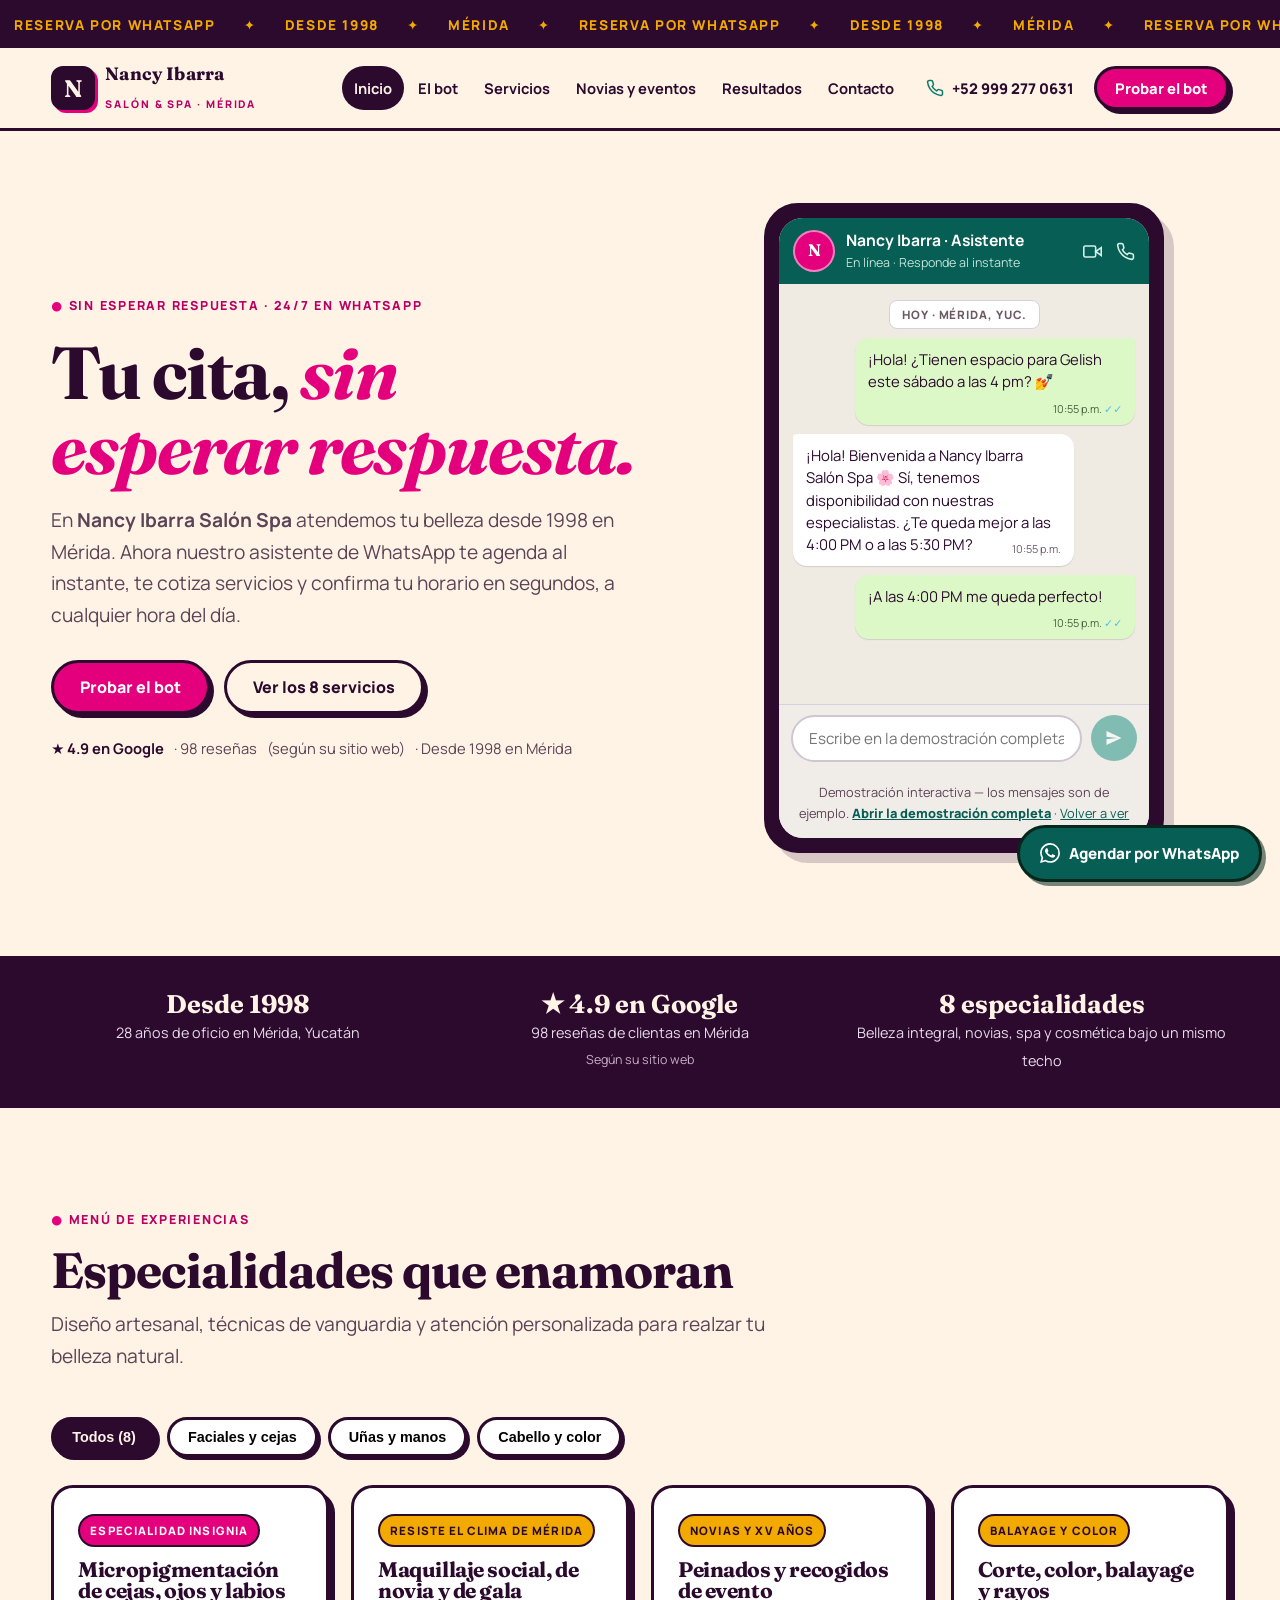
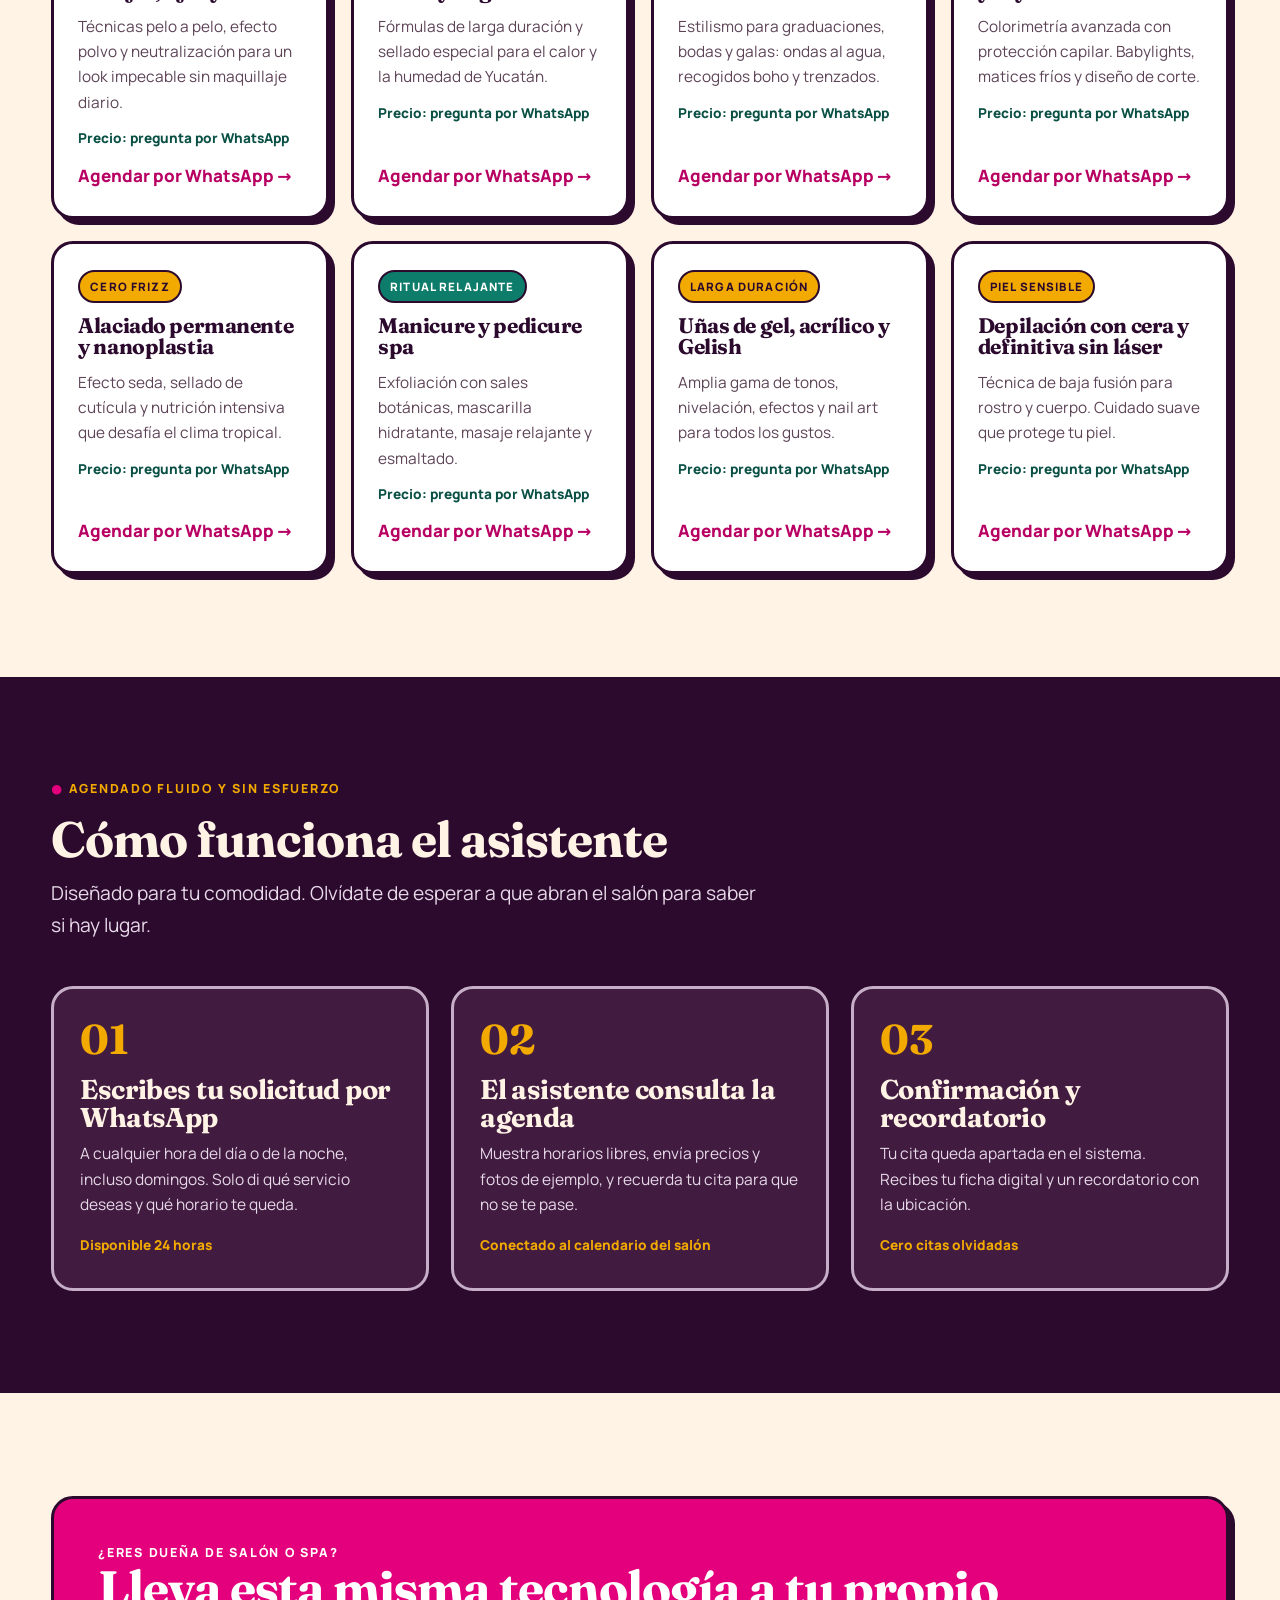
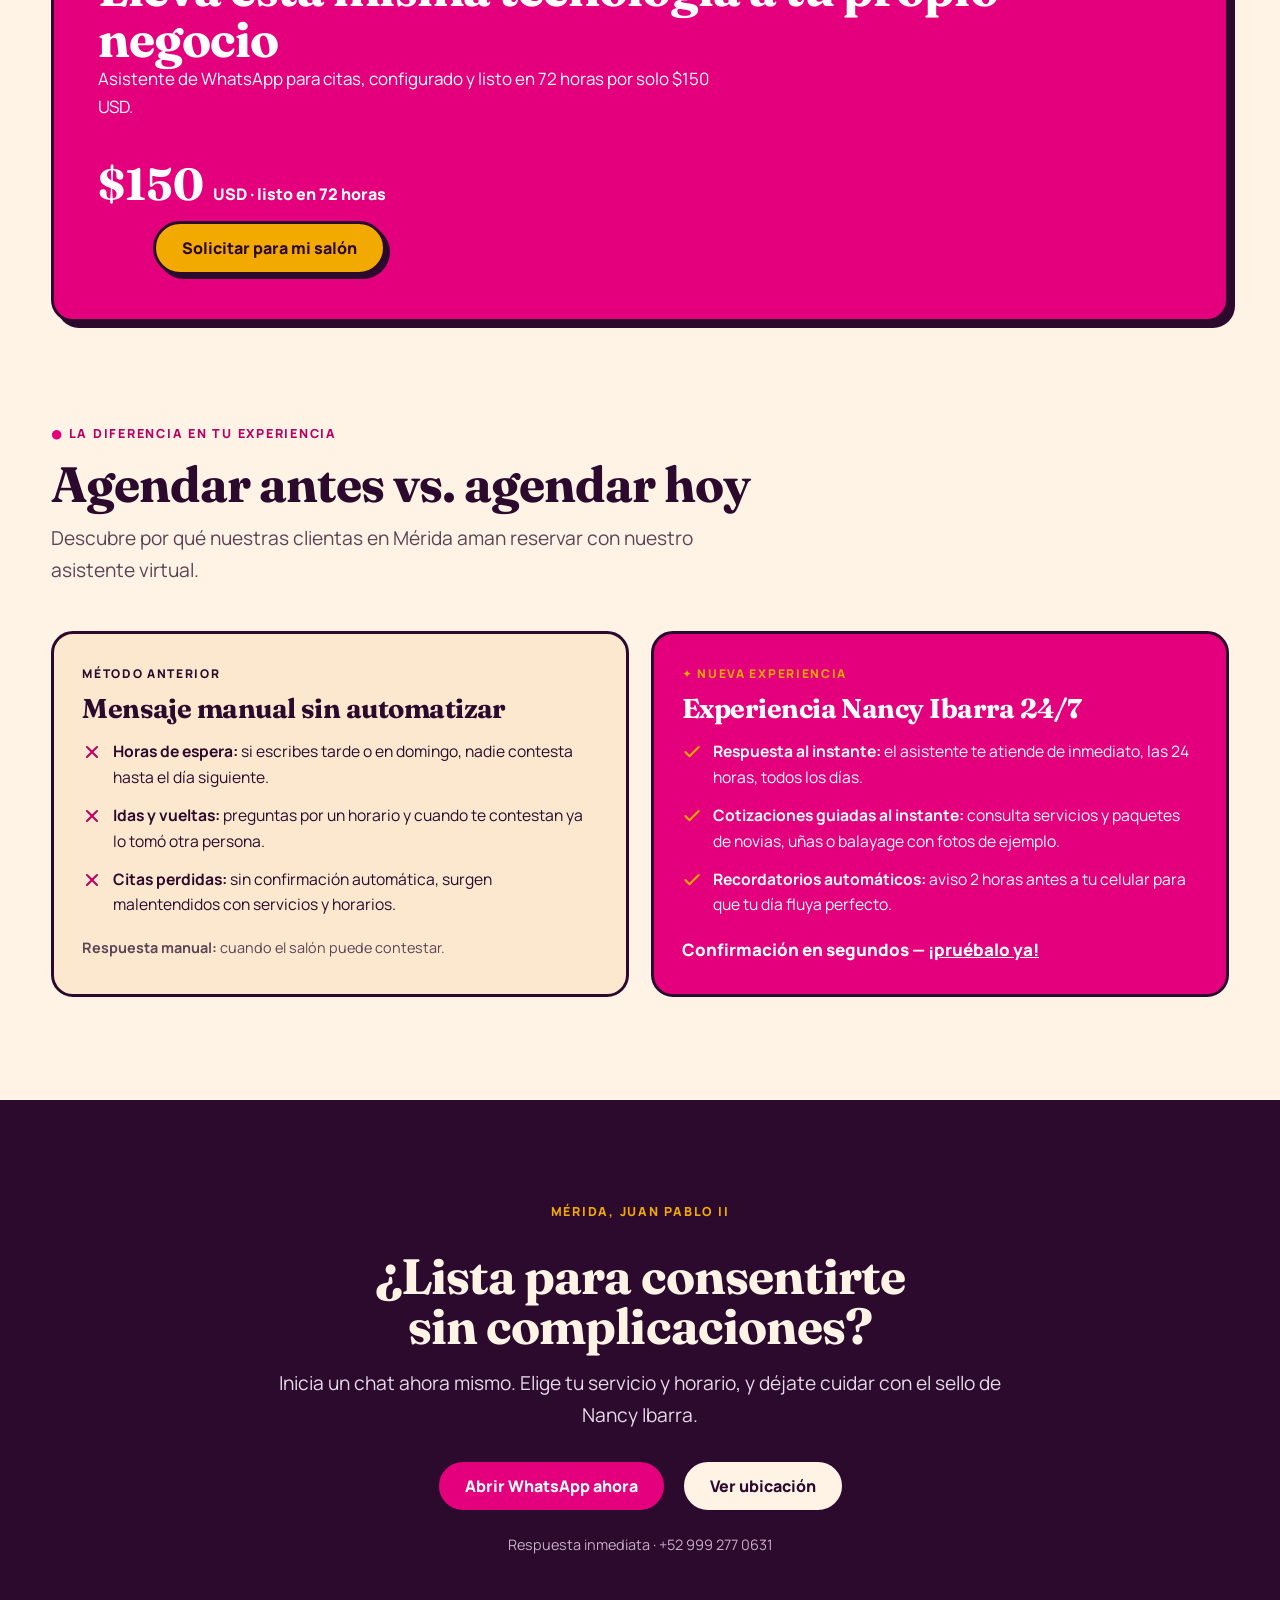
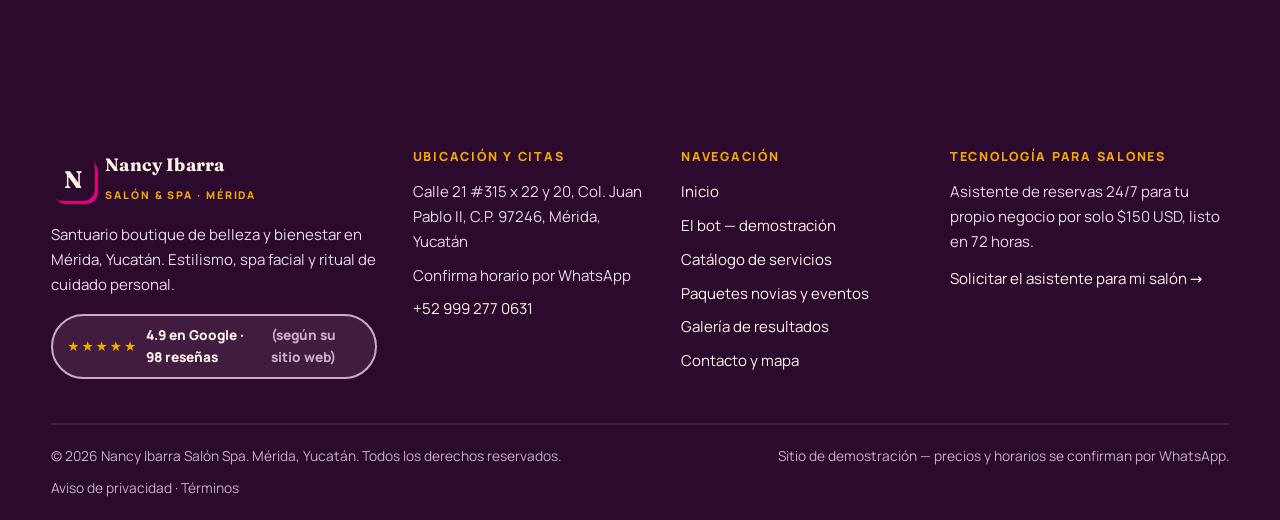
<file: index.html>
<!DOCTYPE html>
<html lang="es-MX">
<head>
<meta charset="UTF-8">
<meta name="viewport" content="width=device-width, initial-scale=1.0">
<title>Nancy Ibarra Salón Spa · Tu cita, sin esperar respuesta — Mérida</title>
<meta name="description" content="Nancy Ibarra Salón Spa en Mérida desde 1998. Micropigmentación, maquillaje de novia, peinados, color y spa. Agenda por WhatsApp con nuestro asistente 24/7.">
<meta property="og:title" content="Nancy Ibarra Salón Spa — Tu cita, sin esperar respuesta">
<meta property="og:description" content="Agenda por WhatsApp en segundos. Salón y spa en Mérida desde 1998.">
<meta property="og:type" content="website">
<link rel="stylesheet" href="assets/styles.css">
</head>
<body>
<a class="skip-link" href="#contenido">Saltar al contenido</a>

<div class="marquee" aria-hidden="true"><div class="marquee-track"><span>Reserva por WhatsApp</span><span>✦</span><span>Desde 1998</span><span>✦</span><span>Mérida</span><span>✦</span><span>Reserva por WhatsApp</span><span>✦</span><span>Desde 1998</span><span>✦</span><span>Mérida</span><span>✦</span><span>Reserva por WhatsApp</span><span>✦</span><span>Desde 1998</span><span>✦</span><span>Mérida</span><span>✦</span></div></div>

<header class="site-header">
  <div class="wrap header-in">
    <a class="brand" href="index.html" aria-label="Nancy Ibarra Salón Spa — Inicio">
      <span class="brand-mark" aria-hidden="true">N</span>
      <span><span class="brand-name">Nancy Ibarra</span><br><span class="brand-sub">Salón &amp; Spa · Mérida</span></span>
    </a>
    <button class="nav-toggle" aria-expanded="false" aria-label="Abrir menú" aria-controls="nav-principal">
      <svg width="22" height="22" viewBox="0 0 24 24" fill="none" stroke="#2B0A2E" stroke-width="2.5" stroke-linecap="round"><path d="M4 7h16M4 12h16M4 17h16"/></svg>
    </button>
    <nav class="main-nav" id="nav-principal" aria-label="Navegación principal">
      <a href="index.html" aria-current="page">Inicio</a>
      <a href="bot.html">El bot</a>
      <a href="servicios.html">Servicios</a>
      <a href="novias-eventos.html">Novias y eventos</a>
      <a href="resultados.html">Resultados</a>
      <a href="contacto.html">Contacto</a>
    </nav>
    <a class="header-phone" href="tel:+529992770631">
      <svg width="18" height="18" viewBox="0 0 24 24" fill="none" stroke="#0E7C6B" stroke-width="2" stroke-linecap="round" stroke-linejoin="round"><path d="M22 16.9v3a2 2 0 0 1-2.2 2 19.8 19.8 0 0 1-8.6-3.1 19.5 19.5 0 0 1-6-6A19.8 19.8 0 0 1 2.1 4.2 2 2 0 0 1 4.1 2h3a2 2 0 0 1 2 1.7c.13.96.36 1.9.7 2.8a2 2 0 0 1-.45 2.1L8.1 9.9a16 16 0 0 0 6 6l1.3-1.3a2 2 0 0 1 2.1-.45c.9.34 1.84.57 2.8.7A2 2 0 0 1 22 16.9z"/></svg>
      <span data-phone>+52 999 277 0631</span>
    </a>
    <a class="btn btn-pink btn-sm header-cta" href="bot.html">Probar el bot</a>
  </div>
</header>

<main id="contenido">
  <!-- HERO -->
  <section class="hero">
    <div class="wrap hero-grid">
      <div class="hero-copy reveal">
        <p class="eyebrow"><span class="dot">●</span> Sin esperar respuesta · 24/7 en WhatsApp</p>
        <h1>Tu cita, <em class="accent">sin esperar respuesta.</em></h1>
        <p class="lead">En <strong>Nancy Ibarra Salón Spa</strong> atendemos tu belleza desde 1998 en Mérida. Ahora nuestro asistente de WhatsApp te agenda al instante, te cotiza servicios y confirma tu horario en segundos, a cualquier hora del día.</p>
        <div class="hero-actions">
          <a class="btn btn-pink" href="bot.html">Probar el bot</a>
          <a class="btn btn-cream" href="servicios.html">Ver los 8 servicios</a>
        </div>
        <p class="hero-note"><strong>★ 4.9 en Google</strong> · 98 reseñas <span>(según su sitio web)</span> · Desde 1998 en Mérida</p>
      </div>
      <div class="reveal">
        <div class="phone" data-chat="hero">
          <div class="phone-screen">
            <div class="chat-head">
              <span class="avatar" aria-hidden="true">N</span>
              <span class="who"><strong>Nancy Ibarra · Asistente</strong><span>En línea · Responde al instante</span></span>
              <span class="icons" aria-hidden="true">
                <svg width="19" height="19" viewBox="0 0 24 24" fill="none" stroke="currentColor" stroke-width="2" stroke-linecap="round"><path d="M23 7l-7 5 7 5V7z"/><rect x="1" y="5" width="15" height="14" rx="2"/></svg>
                <svg width="19" height="19" viewBox="0 0 24 24" fill="none" stroke="currentColor" stroke-width="2" stroke-linecap="round" stroke-linejoin="round"><path d="M22 16.9v3a2 2 0 0 1-2.2 2 19.8 19.8 0 0 1-8.6-3.1 19.5 19.5 0 0 1-6-6A19.8 19.8 0 0 1 2.1 4.2 2 2 0 0 1 4.1 2h3a2 2 0 0 1 2 1.7c.13.96.36 1.9.7 2.8a2 2 0 0 1-.45 2.1L8.1 9.9a16 16 0 0 0 6 6l1.3-1.3a2 2 0 0 1 2.1-.45c.9.34 1.84.57 2.8.7A2 2 0 0 1 22 16.9z"/></svg>
              </span>
            </div>
            <div class="chat-body" aria-live="polite"></div>
            <div class="quick-row"></div>
            <div class="chat-input">
              <input type="text" placeholder="Escribe en la demostración completa…" aria-label="Escribe un mensaje" disabled>
              <button class="chat-send" type="button" aria-label="Enviar mensaje" disabled>
                <svg width="20" height="20" viewBox="0 0 24 24" fill="currentColor"><path d="M3 20.5l18-8.5L3 3.5v7l13 1.5L3 13.5v7z"/></svg>
              </button>
            </div>
            <p class="chat-note">Demostración interactiva — los mensajes son de ejemplo. <a href="bot.html">Abrir la demostración completa</a> · <button type="button" data-replay style="background:none;border:none;color:#075E54;font-weight:800;cursor:pointer;font:inherit;text-decoration:underline">Volver a ver</button></p>
          </div>
        </div>
      </div>
    </div>
  </section>

  <!-- TRUST STRIP -->
  <div class="trust">
    <div class="wrap trust-grid">
      <div class="trust-item"><strong>Desde 1998</strong><span><span data-years>28</span> años de oficio en Mérida, Yucatán</span></div>
      <div class="trust-item"><strong>★ 4.9 en Google</strong><span>98 reseñas de clientas en Mérida</span><span class="src">Según su sitio web</span></div>
      <div class="trust-item"><strong>8 especialidades</strong><span>Belleza integral, novias, spa y cosmética bajo un mismo techo</span></div>
    </div>
  </div>

  <!-- SERVICIOS -->
  <section aria-labelledby="servicios-titulo">
    <div class="wrap">
      <div class="sec-head reveal">
        <p class="eyebrow"><span class="dot">●</span> Menú de experiencias</p>
        <h2 id="servicios-titulo">Especialidades que enamoran</h2>
        <p class="lead">Diseño artesanal, técnicas de vanguardia y atención personalizada para realzar tu belleza natural.</p>
      </div>
      <div class="chips reveal" data-filter-group=".cards .sticker" role="group" aria-label="Filtrar servicios">
        <button class="chip" type="button" data-filter="todos" aria-pressed="true">Todos (8)</button>
        <button class="chip" type="button" data-filter="faciales" aria-pressed="false">Faciales y cejas</button>
        <button class="chip" type="button" data-filter="unas" aria-pressed="false">Uñas y manos</button>
        <button class="chip" type="button" data-filter="cabello" aria-pressed="false">Cabello y color</button>
      </div>
      <div class="cards">
        <article class="sticker reveal" data-cat="faciales">
          <span class="tag pink">Especialidad insignia</span>
          <h3>Micropigmentación de cejas, ojos y labios</h3>
          <p>Técnicas pelo a pelo, efecto polvo y neutralización para un look impecable sin maquillaje diario.</p>
          <p class="price-note">Precio: pregunta por WhatsApp</p>
          <a class="card-link" href="#" data-wa>Agendar por WhatsApp →</a>
        </article>
        <article class="sticker reveal" data-cat="faciales">
          <span class="tag">Resiste el clima de Mérida</span>
          <h3>Maquillaje social, de novia y de gala</h3>
          <p>Fórmulas de larga duración y sellado especial para el calor y la humedad de Yucatán.</p>
          <p class="price-note">Precio: pregunta por WhatsApp</p>
          <a class="card-link" href="#" data-wa>Agendar por WhatsApp →</a>
        </article>
        <article class="sticker reveal" data-cat="cabello">
          <span class="tag">Novias y XV años</span>
          <h3>Peinados y recogidos de evento</h3>
          <p>Estilismo para graduaciones, bodas y galas: ondas al agua, recogidos boho y trenzados.</p>
          <p class="price-note">Precio: pregunta por WhatsApp</p>
          <a class="card-link" href="#" data-wa>Agendar por WhatsApp →</a>
        </article>
        <article class="sticker reveal" data-cat="cabello">
          <span class="tag">Balayage y color</span>
          <h3>Corte, color, balayage y rayos</h3>
          <p>Colorimetría avanzada con protección capilar. Babylights, matices fríos y diseño de corte.</p>
          <p class="price-note">Precio: pregunta por WhatsApp</p>
          <a class="card-link" href="#" data-wa>Agendar por WhatsApp →</a>
        </article>
        <article class="sticker reveal" data-cat="cabello">
          <span class="tag">Cero frizz</span>
          <h3>Alaciado permanente y nanoplastia</h3>
          <p>Efecto seda, sellado de cutícula y nutrición intensiva que desafía el clima tropical.</p>
          <p class="price-note">Precio: pregunta por WhatsApp</p>
          <a class="card-link" href="#" data-wa>Agendar por WhatsApp →</a>
        </article>
        <article class="sticker reveal" data-cat="unas">
          <span class="tag jade">Ritual relajante</span>
          <h3>Manicure y pedicure spa</h3>
          <p>Exfoliación con sales botánicas, mascarilla hidratante, masaje relajante y esmaltado.</p>
          <p class="price-note">Precio: pregunta por WhatsApp</p>
          <a class="card-link" href="#" data-wa>Agendar por WhatsApp →</a>
        </article>
        <article class="sticker reveal" data-cat="unas">
          <span class="tag">Larga duración</span>
          <h3>Uñas de gel, acrílico y Gelish</h3>
          <p>Amplia gama de tonos, nivelación, efectos y nail art para todos los gustos.</p>
          <p class="price-note">Precio: pregunta por WhatsApp</p>
          <a class="card-link" href="#" data-wa>Agendar por WhatsApp →</a>
        </article>
        <article class="sticker reveal" data-cat="faciales">
          <span class="tag">Piel sensible</span>
          <h3>Depilación con cera y definitiva sin láser</h3>
          <p>Técnica de baja fusión para rostro y cuerpo. Cuidado suave que protege tu piel.</p>
          <p class="price-note">Precio: pregunta por WhatsApp</p>
          <a class="card-link" href="#" data-wa>Agendar por WhatsApp →</a>
        </article>
      </div>
    </div>
  </section>

  <!-- CÓMO FUNCIONA -->
  <section class="section-dark" aria-labelledby="como-titulo">
    <div class="wrap">
      <div class="sec-head reveal">
        <p class="eyebrow"><span class="dot">●</span> Agendado fluido y sin esfuerzo</p>
        <h2 id="como-titulo">Cómo funciona el asistente</h2>
        <p class="lead">Diseñado para tu comodidad. Olvídate de esperar a que abran el salón para saber si hay lugar.</p>
      </div>
      <div class="steps">
        <article class="step reveal">
          <span class="num">01</span>
          <h3>Escribes tu solicitud por WhatsApp</h3>
          <p>A cualquier hora del día o de la noche, incluso domingos. Solo di qué servicio deseas y qué horario te queda.</p>
          <span class="mini">Disponible 24 horas</span>
        </article>
        <article class="step reveal">
          <span class="num">02</span>
          <h3>El asistente consulta la agenda</h3>
          <p>Muestra horarios libres, envía precios y fotos de ejemplo, y recuerda tu cita para que no se te pase.</p>
          <span class="mini">Conectado al calendario del salón</span>
        </article>
        <article class="step reveal">
          <span class="num">03</span>
          <h3>Confirmación y recordatorio</h3>
          <p>Tu cita queda apartada en el sistema. Recibes tu ficha digital y un recordatorio con la ubicación.</p>
          <span class="mini">Cero citas olvidadas</span>
        </article>
      </div>
    </div>
  </section>

  <!-- OFERTA SALONES -->
  <section aria-label="Oferta para dueñas de salón">
    <div class="wrap">
      <div class="offer reveal">
        <div>
          <p class="eyebrow">¿Eres dueña de salón o spa?</p>
          <h2>Lleva esta misma tecnología a tu propio negocio</h2>
          <p>Asistente de WhatsApp para citas, configurado y listo en 72 horas por solo $150 USD.</p>
        </div>
        <div style="text-align:right">
          <p class="price">$150 <small>USD · listo en 72 horas</small></p>
          <a class="btn btn-gold" href="contacto.html#oferta">Solicitar para mi salón</a>
        </div>
      </div>
    </div>
  </section>

  <!-- ANTES / DESPUÉS -->
  <section aria-labelledby="antes-titulo" style="padding-top:0">
    <div class="wrap">
      <div class="sec-head reveal">
        <p class="eyebrow"><span class="dot">●</span> La diferencia en tu experiencia</p>
        <h2 id="antes-titulo">Agendar antes vs. agendar hoy</h2>
        <p class="lead">Descubre por qué nuestras clientas en Mérida aman reservar con nuestro asistente virtual.</p>
      </div>
      <div class="compare">
        <article class="compare-panel old reveal">
          <p class="kicker">Método anterior</p>
          <h3>Mensaje manual sin automatizar</h3>
          <ul>
            <li><svg width="20" height="20" viewBox="0 0 24 24" fill="none" stroke="#B80063" stroke-width="2.5" stroke-linecap="round"><path d="M18 6L6 18M6 6l12 12"/></svg><span><strong>Horas de espera:</strong> si escribes tarde o en domingo, nadie contesta hasta el día siguiente.</span></li>
            <li><svg width="20" height="20" viewBox="0 0 24 24" fill="none" stroke="#B80063" stroke-width="2.5" stroke-linecap="round"><path d="M18 6L6 18M6 6l12 12"/></svg><span><strong>Idas y vueltas:</strong> preguntas por un horario y cuando te contestan ya lo tomó otra persona.</span></li>
            <li><svg width="20" height="20" viewBox="0 0 24 24" fill="none" stroke="#B80063" stroke-width="2.5" stroke-linecap="round"><path d="M18 6L6 18M6 6l12 12"/></svg><span><strong>Citas perdidas:</strong> sin confirmación automática, surgen malentendidos con servicios y horarios.</span></li>
          </ul>
          <p style="margin-top:18px;font-size:.9rem;color:var(--muted)"><strong>Respuesta manual:</strong> cuando el salón puede contestar.</p>
        </article>
        <article class="compare-panel new reveal">
          <p class="kicker">✦ Nueva experiencia</p>
          <h3>Experiencia Nancy Ibarra 24/7</h3>
          <ul>
            <li><svg width="20" height="20" viewBox="0 0 24 24" fill="none" stroke="#F2A900" stroke-width="2.5" stroke-linecap="round" stroke-linejoin="round"><path d="M20 6L9 17l-5-5"/></svg><span><strong>Respuesta al instante:</strong> el asistente te atiende de inmediato, las 24 horas, todos los días.</span></li>
            <li><svg width="20" height="20" viewBox="0 0 24 24" fill="none" stroke="#F2A900" stroke-width="2.5" stroke-linecap="round" stroke-linejoin="round"><path d="M20 6L9 17l-5-5"/></svg><span><strong>Cotizaciones guiadas al instante:</strong> consulta servicios y paquetes de novias, uñas o balayage con fotos de ejemplo.</span></li>
            <li><svg width="20" height="20" viewBox="0 0 24 24" fill="none" stroke="#F2A900" stroke-width="2.5" stroke-linecap="round" stroke-linejoin="round"><path d="M20 6L9 17l-5-5"/></svg><span><strong>Recordatorios automáticos:</strong> aviso 2 horas antes a tu celular para que tu día fluya perfecto.</span></li>
          </ul>
          <p style="margin-top:18px;font-weight:800">Confirmación en segundos — <a href="bot.html" style="color:#fff">¡pruébalo ya!</a></p>
        </article>
      </div>
    </div>
  </section>

  <!-- CTA FINAL -->
  <section class="section-dark final-cta" aria-labelledby="cta-titulo">
    <div class="wrap reveal">
      <p class="eyebrow" style="color:var(--marigold)">Mérida, Juan Pablo II</p>
      <h2 id="cta-titulo">¿Lista para consentirte sin complicaciones?</h2>
      <p class="lead">Inicia un chat ahora mismo. Elige tu servicio y horario, y déjate cuidar con el sello de Nancy Ibarra.</p>
      <div class="cta-row">
        <a class="btn btn-pink" href="#" data-wa>Abrir WhatsApp ahora</a>
        <a class="btn btn-cream" href="#" data-maps>Ver ubicación</a>
      </div>
      <p class="fine">Respuesta inmediata · <span data-phone>+52 999 277 0631</span></p>
    </div>
  </section>
</main>

<footer class="site-footer">
  <div class="wrap">
    <div class="foot-grid">
      <div class="foot-brand">
        <a class="brand" href="index.html">
          <span class="brand-mark" aria-hidden="true">N</span>
          <span><span class="brand-name">Nancy Ibarra</span><br><span class="brand-sub">Salón &amp; Spa · Mérida</span></span>
        </a>
        <p style="margin-top:16px">Santuario boutique de belleza y bienestar en Mérida, Yucatán. Estilismo, spa facial y ritual de cuidado personal.</p>
        <span class="foot-rating"><span class="stars" aria-hidden="true">★★★★★</span> 4.9 en Google · 98 reseñas <span style="color:#C7AEC8">(según su sitio web)</span></span>
      </div>
      <div>
        <h4>Ubicación y citas</h4>
        <ul>
          <li data-address>Calle 21 #315 x 22 y 20, Col. Juan Pablo II, C.P. 97246, Mérida, Yucatán</li>
          <li>Confirma horario por WhatsApp</li>
          <li><a href="tel:+529992770631" data-phone>+52 999 277 0631</a></li>
        </ul>
      </div>
      <div>
        <h4>Navegación</h4>
        <ul>
          <li><a href="index.html">Inicio</a></li>
          <li><a href="bot.html">El bot — demostración</a></li>
          <li><a href="servicios.html">Catálogo de servicios</a></li>
          <li><a href="novias-eventos.html">Paquetes novias y eventos</a></li>
          <li><a href="resultados.html">Galería de resultados</a></li>
          <li><a href="contacto.html">Contacto y mapa</a></li>
        </ul>
      </div>
      <div>
        <h4>Tecnología para salones</h4>
        <p>Asistente de reservas 24/7 para tu propio negocio por solo $150 USD, listo en 72 horas.</p>
        <p style="margin-top:12px"><a href="contacto.html#oferta">Solicitar el asistente para mi salón →</a></p>
      </div>
    </div>
    <div class="foot-bottom">
      <span>© <span data-year>2026</span> <span data-biz>Nancy Ibarra Salón Spa</span>. Mérida, Yucatán. Todos los derechos reservados.</span>
      <span>Sitio de demostración — precios y horarios se confirman por WhatsApp.</span>
      <span><a href="privacidad.html">Aviso de privacidad</a> · <a href="terminos.html">Términos</a></span>
    </div>
  </div>
</footer>

<a class="sticky-cta" href="#" data-wa>
  <svg width="20" height="20" viewBox="0 0 24 24" fill="currentColor" aria-hidden="true"><path d="M17.472 14.382c-.297-.149-1.758-.867-2.03-.967-.273-.099-.471-.148-.67.15-.197.297-.767.966-.94 1.164-.173.199-.347.223-.644.075-.297-.15-1.255-.463-2.39-1.475-.883-.788-1.48-1.761-1.653-2.059-.173-.297-.018-.458.13-.606.134-.133.298-.347.446-.52.149-.174.198-.298.298-.497.099-.198.05-.371-.025-.52-.075-.149-.669-1.612-.916-2.207-.242-.579-.487-.5-.669-.51-.173-.008-.371-.01-.57-.01-.198 0-.52.074-.792.372-.272.297-1.04 1.016-1.04 2.479 0 1.462 1.065 2.875 1.213 3.074.149.198 2.096 3.2 5.077 4.487.709.306 1.262.489 1.694.625.712.227 1.36.195 1.871.118.571-.085 1.758-.719 2.006-1.413.248-.694.248-1.289.173-1.413-.074-.124-.272-.198-.57-.347m-5.421 7.403h-.004a9.87 9.87 0 01-5.031-1.378l-.361-.214-3.741.982.998-3.648-.235-.374a9.86 9.86 0 01-1.51-5.26c.001-5.45 4.436-9.884 9.888-9.884 2.64 0 5.122 1.03 6.988 2.898a9.825 9.825 0 012.893 6.994c-.003 5.45-4.437 9.884-9.885 9.884m8.413-18.297A11.815 11.815 0 0012.05 0C5.495 0 .16 5.335.157 11.892c0 2.096.547 4.142 1.588 5.945L.057 24l6.305-1.654a11.882 11.882 0 005.683 1.448h.005c6.554 0 11.89-5.335 11.893-11.893a11.821 11.821 0 00-3.48-8.413Z"/></svg>
  <span>Agendar por WhatsApp</span>
</a>

<script src="assets/site.js"></script>
<script src="assets/bot.js"></script>
</body>
</html>
</file>
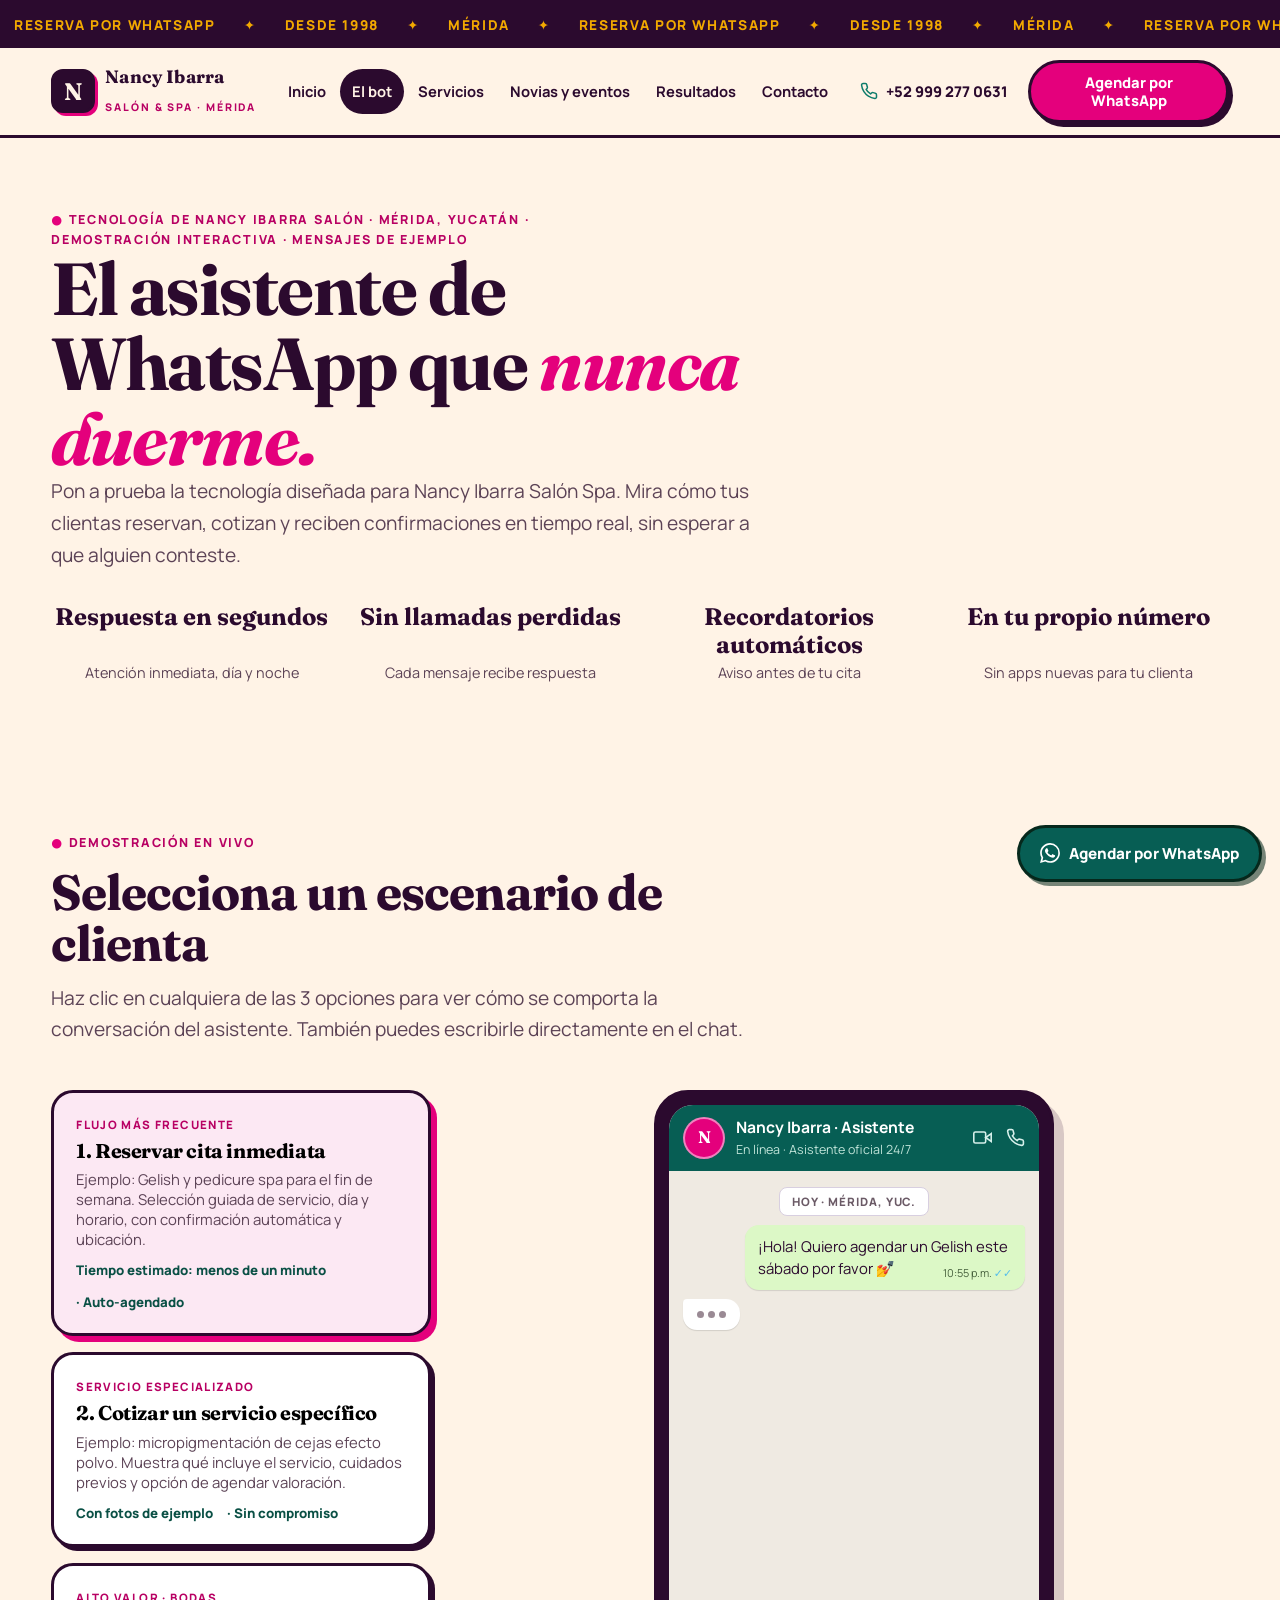
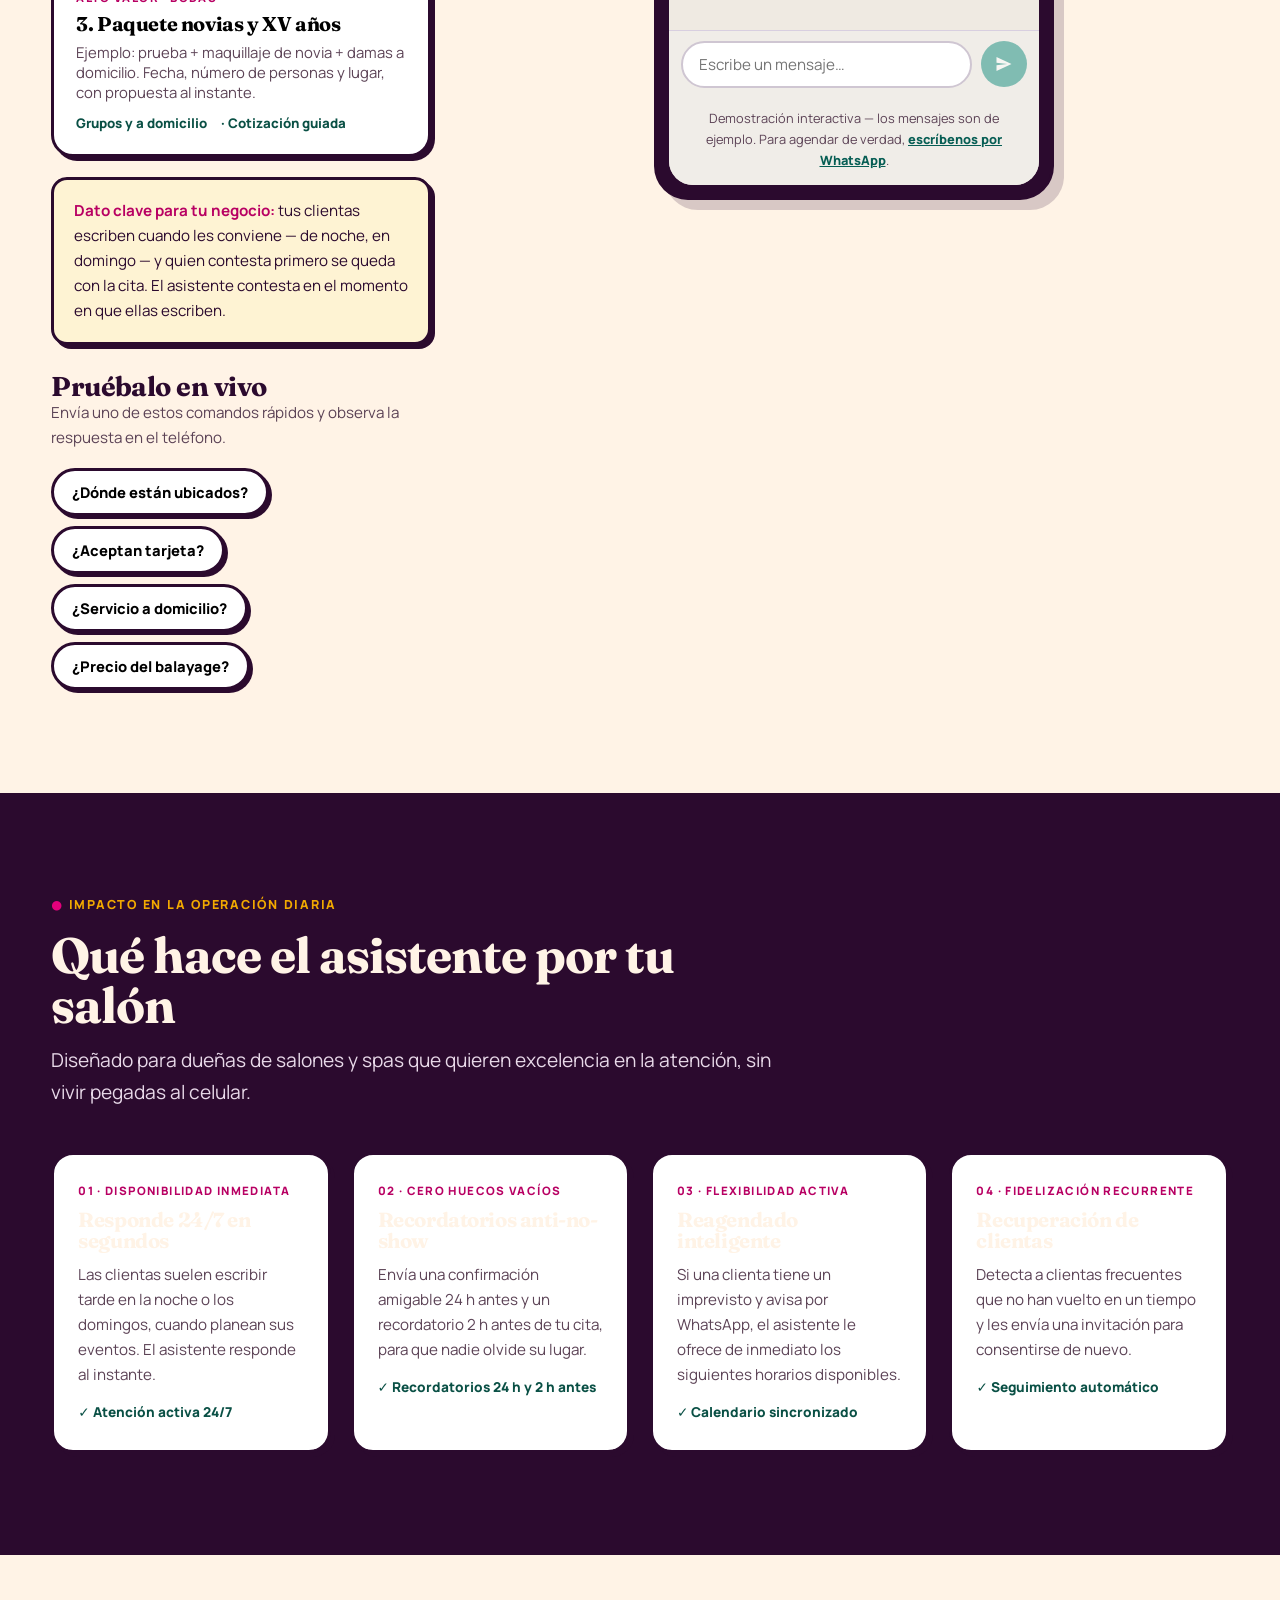
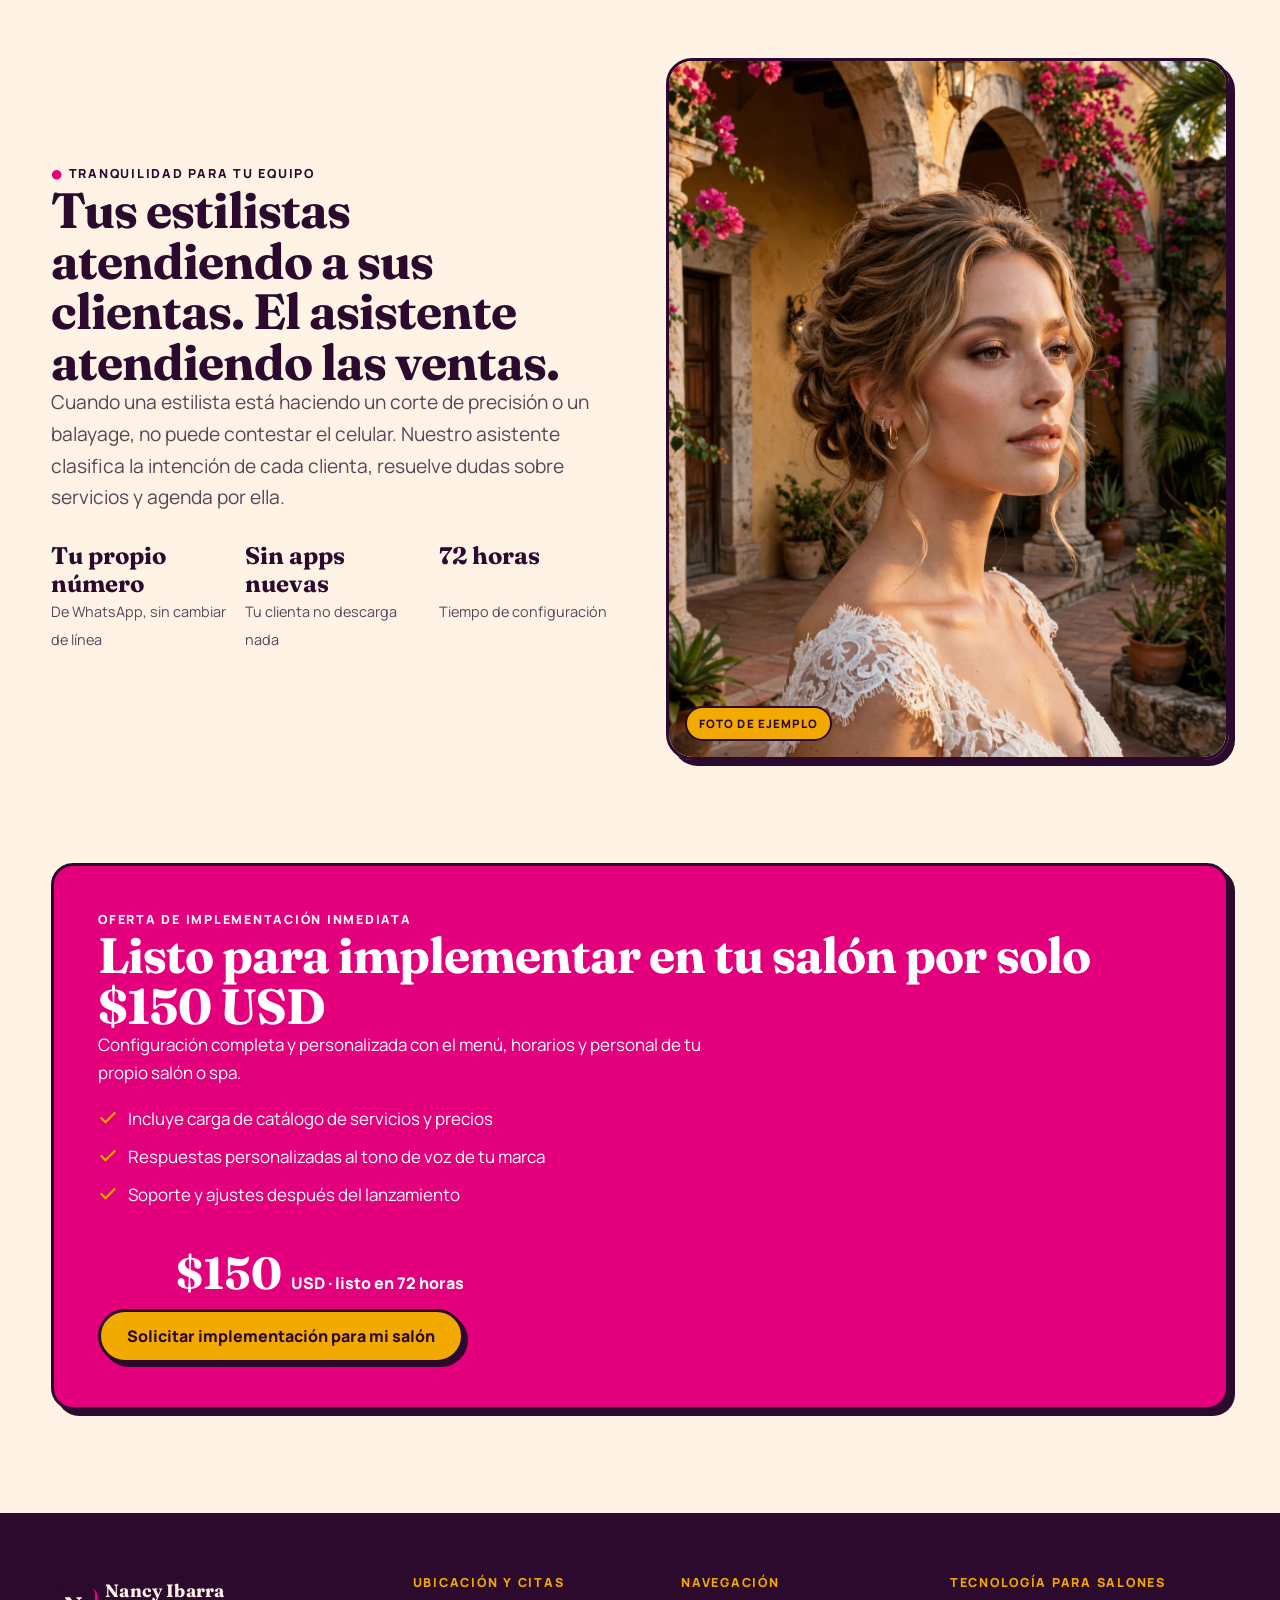
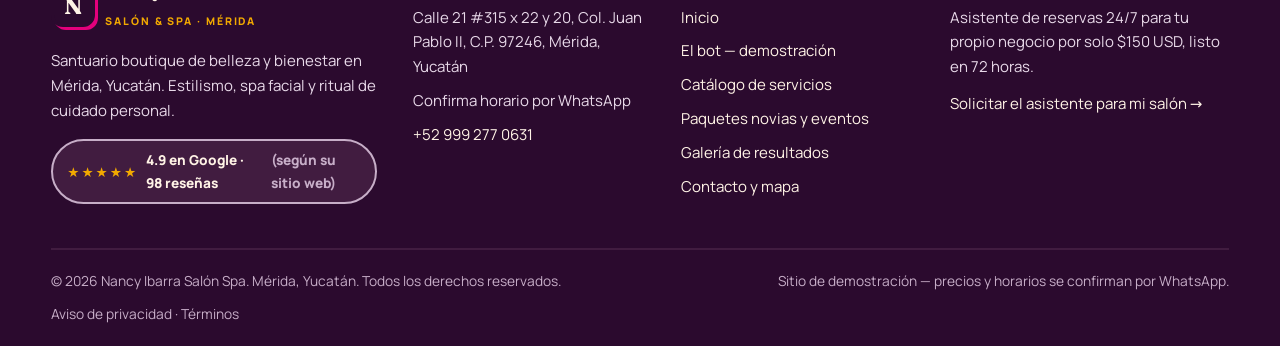
<file: bot.html>
<!DOCTYPE html>
<html lang="es-MX">
<head>
<meta charset="UTF-8">
<meta name="viewport" content="width=device-width, initial-scale=1.0">
<title>El bot de WhatsApp · Nancy Ibarra Salón Spa — Demostración interactiva</title>
<meta name="description" content="Prueba el asistente de WhatsApp de Nancy Ibarra Salón Spa: reserva una cita, cotiza un servicio o pide tu paquete de novias. Demostración interactiva en Mérida.">
<meta property="og:title" content="El asistente de WhatsApp que nunca duerme — Nancy Ibarra">
<meta property="og:type" content="website">
<link rel="stylesheet" href="assets/styles.css">
</head>
<body>
<a class="skip-link" href="#contenido">Saltar al contenido</a>

<div class="marquee" aria-hidden="true"><div class="marquee-track"><span>Reserva por WhatsApp</span><span>✦</span><span>Desde 1998</span><span>✦</span><span>Mérida</span><span>✦</span><span>Reserva por WhatsApp</span><span>✦</span><span>Desde 1998</span><span>✦</span><span>Mérida</span><span>✦</span><span>Reserva por WhatsApp</span><span>✦</span><span>Desde 1998</span><span>✦</span><span>Mérida</span><span>✦</span></div></div>

<header class="site-header">
  <div class="wrap header-in">
    <a class="brand" href="index.html" aria-label="Nancy Ibarra Salón Spa — Inicio">
      <span class="brand-mark" aria-hidden="true">N</span>
      <span><span class="brand-name">Nancy Ibarra</span><br><span class="brand-sub">Salón &amp; Spa · Mérida</span></span>
    </a>
    <button class="nav-toggle" aria-expanded="false" aria-label="Abrir menú" aria-controls="nav-principal">
      <svg width="22" height="22" viewBox="0 0 24 24" fill="none" stroke="#2B0A2E" stroke-width="2.5" stroke-linecap="round"><path d="M4 7h16M4 12h16M4 17h16"/></svg>
    </button>
    <nav class="main-nav" id="nav-principal" aria-label="Navegación principal">
      <a href="index.html">Inicio</a>
      <a href="bot.html" aria-current="page">El bot</a>
      <a href="servicios.html">Servicios</a>
      <a href="novias-eventos.html">Novias y eventos</a>
      <a href="resultados.html">Resultados</a>
      <a href="contacto.html">Contacto</a>
    </nav>
    <a class="header-phone" href="tel:+529992770631">
      <svg width="18" height="18" viewBox="0 0 24 24" fill="none" stroke="#0E7C6B" stroke-width="2" stroke-linecap="round" stroke-linejoin="round"><path d="M22 16.9v3a2 2 0 0 1-2.2 2 19.8 19.8 0 0 1-8.6-3.1 19.5 19.5 0 0 1-6-6A19.8 19.8 0 0 1 2.1 4.2 2 2 0 0 1 4.1 2h3a2 2 0 0 1 2 1.7c.13.96.36 1.9.7 2.8a2 2 0 0 1-.45 2.1L8.1 9.9a16 16 0 0 0 6 6l1.3-1.3a2 2 0 0 1 2.1-.45c.9.34 1.84.57 2.8.7A2 2 0 0 1 22 16.9z"/></svg>
      <span data-phone>+52 999 277 0631</span>
    </a>
    <a class="btn btn-pink btn-sm header-cta" href="#" data-wa>Agendar por WhatsApp</a>
  </div>
</header>

<main id="contenido">
  <!-- HERO -->
  <section class="hero">
    <div class="wrap">
      <div class="sec-head reveal" style="margin-bottom:32px">
        <p class="eyebrow"><span class="dot">●</span> Tecnología de Nancy Ibarra Salón · Mérida, Yucatán · Demostración interactiva · Mensajes de ejemplo</p>
        <h1>El asistente de WhatsApp que <em class="accent">nunca duerme.</em></h1>
        <p class="lead">Pon a prueba la tecnología diseñada para Nancy Ibarra Salón Spa. Mira cómo tus clientas reservan, cotizan y reciben confirmaciones en tiempo real, sin esperar a que alguien conteste.</p>
      </div>
      <div class="stat-row reveal" style="margin-bottom:44px">
        <div class="stat"><strong>Respuesta en segundos</strong><span>Atención inmediata, día y noche</span></div>
        <div class="stat"><strong>Sin llamadas perdidas</strong><span>Cada mensaje recibe respuesta</span></div>
        <div class="stat"><strong>Recordatorios automáticos</strong><span>Aviso antes de tu cita</span></div>
        <div class="stat"><strong>En tu propio número</strong><span>Sin apps nuevas para tu clienta</span></div>
      </div>
    </div>
  </section>

  <!-- DEMOSTRACIÓN EN VIVO -->
  <section style="padding-top:0" aria-labelledby="sim-titulo">
    <div class="wrap">
      <div class="sec-head reveal">
        <p class="eyebrow"><span class="dot">●</span> Demostración en vivo</p>
        <h2 id="sim-titulo">Selecciona un escenario de clienta</h2>
        <p class="lead">Haz clic en cualquiera de las 3 opciones para ver cómo se comporta la conversación del asistente. También puedes escribirle directamente en el chat.</p>
      </div>
      <div class="bot-layout">
        <div class="reveal">
          <div class="flow-list" role="group" aria-label="Escenarios de demostración">
            <button class="flow-card" type="button" data-flow="reservar" aria-pressed="true">
              <span class="flow-tag">Flujo más frecuente</span>
              <h3>1. Reservar cita inmediata</h3>
              <p>Ejemplo: Gelish y pedicure spa para el fin de semana. Selección guiada de servicio, día y horario, con confirmación automática y ubicación.</p>
              <span class="flow-meta"><span>Tiempo estimado: menos de un minuto</span><span>· Auto-agendado</span></span>
            </button>
            <button class="flow-card" type="button" data-flow="cotizar" aria-pressed="false">
              <span class="flow-tag">Servicio especializado</span>
              <h3>2. Cotizar un servicio específico</h3>
              <p>Ejemplo: micropigmentación de cejas efecto polvo. Muestra qué incluye el servicio, cuidados previos y opción de agendar valoración.</p>
              <span class="flow-meta"><span>Con fotos de ejemplo</span><span>· Sin compromiso</span></span>
            </button>
            <button class="flow-card" type="button" data-flow="novias" aria-pressed="false">
              <span class="flow-tag">Alto valor · Bodas</span>
              <h3>3. Paquete novias y XV años</h3>
              <p>Ejemplo: prueba + maquillaje de novia + damas a domicilio. Fecha, número de personas y lugar, con propuesta al instante.</p>
              <span class="flow-meta"><span>Grupos y a domicilio</span><span>· Cotización guiada</span></span>
            </button>
          </div>
          <div class="callout">
            <strong>Dato clave para tu negocio:</strong> tus clientas escriben cuando les conviene — de noche, en domingo — y quien contesta primero se queda con la cita. El asistente contesta en el momento en que ellas escriben.
          </div>
          <div>
            <h3 style="margin-top:28px">Pruébalo en vivo</h3>
            <p style="font-size:.95rem;color:var(--muted)">Envía uno de estos comandos rápidos y observa la respuesta en el teléfono.</p>
            <div class="pills">
              <button class="pill-btn" type="button" data-quick="ubicacion">¿Dónde están ubicados?</button>
              <button class="pill-btn" type="button" data-quick="tarjeta">¿Aceptan tarjeta?</button>
              <button class="pill-btn" type="button" data-quick="domicilio">¿Servicio a domicilio?</button>
              <button class="pill-btn" type="button" data-quick="balayage">¿Precio del balayage?</button>
            </div>
          </div>
        </div>
        <div class="reveal">
          <div class="phone" data-chat="full">
            <div class="phone-screen tall">
              <div class="chat-head">
                <span class="avatar" aria-hidden="true">N</span>
                <span class="who"><strong>Nancy Ibarra · Asistente</strong><span>En línea · Asistente oficial 24/7</span></span>
                <span class="icons" aria-hidden="true">
                  <svg width="19" height="19" viewBox="0 0 24 24" fill="none" stroke="currentColor" stroke-width="2" stroke-linecap="round"><path d="M23 7l-7 5 7 5V7z"/><rect x="1" y="5" width="15" height="14" rx="2"/></svg>
                  <svg width="19" height="19" viewBox="0 0 24 24" fill="none" stroke="currentColor" stroke-width="2" stroke-linecap="round" stroke-linejoin="round"><path d="M22 16.9v3a2 2 0 0 1-2.2 2 19.8 19.8 0 0 1-8.6-3.1 19.5 19.5 0 0 1-6-6A19.8 19.8 0 0 1 2.1 4.2 2 2 0 0 1 4.1 2h3a2 2 0 0 1 2 1.7c.13.96.36 1.9.7 2.8a2 2 0 0 1-.45 2.1L8.1 9.9a16 16 0 0 0 6 6l1.3-1.3a2 2 0 0 1 2.1-.45c.9.34 1.84.57 2.8.7A2 2 0 0 1 22 16.9z"/></svg>
                </span>
              </div>
              <div class="chat-body" aria-live="polite"></div>
              <div class="quick-row"></div>
              <div class="chat-input">
                <input type="text" placeholder="Escribe un mensaje…" aria-label="Escribe un mensaje al asistente">
                <button class="chat-send" type="button" aria-label="Enviar mensaje">
                  <svg width="20" height="20" viewBox="0 0 24 24" fill="currentColor"><path d="M3 20.5l18-8.5L3 3.5v7l13 1.5L3 13.5v7z"/></svg>
                </button>
              </div>
              <p class="chat-note">Demostración interactiva — los mensajes son de ejemplo. Para agendar de verdad, <a href="#" data-wa>escríbenos por WhatsApp</a>.</p>
            </div>
          </div>
        </div>
      </div>
    </div>
  </section>

  <!-- CAPACIDADES -->
  <section class="section-dark" aria-labelledby="cap-titulo">
    <div class="wrap">
      <div class="sec-head reveal">
        <p class="eyebrow"><span class="dot">●</span> Impacto en la operación diaria</p>
        <h2 id="cap-titulo">Qué hace el asistente por tu salón</h2>
        <p class="lead">Diseñado para dueñas de salones y spas que quieren excelencia en la atención, sin vivir pegadas al celular.</p>
      </div>
      <div class="cap-grid">
        <article class="cap reveal">
          <p class="cap-kicker">01 · Disponibilidad inmediata</p>
          <h3>Responde 24/7 en segundos</h3>
          <p>Las clientas suelen escribir tarde en la noche o los domingos, cuando planean sus eventos. El asistente responde al instante.</p>
          <span class="cap-foot">✓ Atención activa 24/7</span>
        </article>
        <article class="cap reveal">
          <p class="cap-kicker">02 · Cero huecos vacíos</p>
          <h3>Recordatorios anti-no-show</h3>
          <p>Envía una confirmación amigable 24 h antes y un recordatorio 2 h antes de tu cita, para que nadie olvide su lugar.</p>
          <span class="cap-foot">✓ Recordatorios 24 h y 2 h antes</span>
        </article>
        <article class="cap reveal">
          <p class="cap-kicker">03 · Flexibilidad activa</p>
          <h3>Reagendado inteligente</h3>
          <p>Si una clienta tiene un imprevisto y avisa por WhatsApp, el asistente le ofrece de inmediato los siguientes horarios disponibles.</p>
          <span class="cap-foot">✓ Calendario sincronizado</span>
        </article>
        <article class="cap reveal">
          <p class="cap-kicker">04 · Fidelización recurrente</p>
          <h3>Recuperación de clientas</h3>
          <p>Detecta a clientas frecuentes que no han vuelto en un tiempo y les envía una invitación para consentirse de nuevo.</p>
          <span class="cap-foot">✓ Seguimiento automático</span>
        </article>
      </div>
    </div>
  </section>

  <!-- CASO / TRANQUILIDAD -->
  <section aria-labelledby="equipo-titulo">
    <div class="wrap two-col">
      <div class="reveal">
        <p class="eyebrow"><span class="dot">●</span> Tranquilidad para tu equipo</p>
        <h2 id="equipo-titulo">Tus estilistas atendiendo a sus clientas. El asistente atendiendo las ventas.</h2>
        <p class="lead">Cuando una estilista está haciendo un corte de precisión o un balayage, no puede contestar el celular. Nuestro asistente clasifica la intención de cada clienta, resuelve dudas sobre servicios y agenda por ella.</p>
        <div class="stat-row cols-3" style="text-align:left;margin-top:28px">
          <div class="stat"><strong>Tu propio número</strong><span>De WhatsApp, sin cambiar de línea</span></div>
          <div class="stat"><strong>Sin apps nuevas</strong><span>Tu clienta no descarga nada</span></div>
          <div class="stat"><strong>72 horas</strong><span>Tiempo de configuración</span></div>
        </div>
      </div>
      <div class="reveal">
        <div class="img-frame">
          <img src="assets/novias.jpg" alt="Novia con peinado recogido y maquillaje en un patio de hacienda en Yucatán — foto de ejemplo" loading="lazy">
          <span class="img-tag">Foto de ejemplo</span>
        </div>
      </div>
    </div>
  </section>

  <!-- OFERTA -->
  <section aria-label="Oferta de implementación" style="padding-top:0">
    <div class="wrap">
      <div class="offer reveal">
        <div>
          <p class="eyebrow">Oferta de implementación inmediata</p>
          <h2>Listo para implementar en tu salón por solo $150 USD</h2>
          <p>Configuración completa y personalizada con el menú, horarios y personal de tu propio salón o spa.</p>
          <ul class="check-list" style="margin-top:18px;color:#fff">
            <li><svg width="20" height="20" viewBox="0 0 24 24" fill="none" stroke="#F2A900" stroke-width="2.5" stroke-linecap="round" stroke-linejoin="round"><path d="M20 6L9 17l-5-5"/></svg><span>Incluye carga de catálogo de servicios y precios</span></li>
            <li><svg width="20" height="20" viewBox="0 0 24 24" fill="none" stroke="#F2A900" stroke-width="2.5" stroke-linecap="round" stroke-linejoin="round"><path d="M20 6L9 17l-5-5"/></svg><span>Respuestas personalizadas al tono de voz de tu marca</span></li>
            <li><svg width="20" height="20" viewBox="0 0 24 24" fill="none" stroke="#F2A900" stroke-width="2.5" stroke-linecap="round" stroke-linejoin="round"><path d="M20 6L9 17l-5-5"/></svg><span>Soporte y ajustes después del lanzamiento</span></li>
          </ul>
        </div>
        <div style="text-align:right">
          <p class="price">$150 <small>USD · listo en 72 horas</small></p>
          <a class="btn btn-gold" href="contacto.html#oferta">Solicitar implementación para mi salón</a>
        </div>
      </div>
    </div>
  </section>
</main>

<footer class="site-footer">
  <div class="wrap">
    <div class="foot-grid">
      <div class="foot-brand">
        <a class="brand" href="index.html">
          <span class="brand-mark" aria-hidden="true">N</span>
          <span><span class="brand-name">Nancy Ibarra</span><br><span class="brand-sub">Salón &amp; Spa · Mérida</span></span>
        </a>
        <p style="margin-top:16px">Santuario boutique de belleza y bienestar en Mérida, Yucatán. Estilismo, spa facial y ritual de cuidado personal.</p>
        <span class="foot-rating"><span class="stars" aria-hidden="true">★★★★★</span> 4.9 en Google · 98 reseñas <span style="color:#C7AEC8">(según su sitio web)</span></span>
      </div>
      <div>
        <h4>Ubicación y citas</h4>
        <ul>
          <li data-address>Calle 21 #315 x 22 y 20, Col. Juan Pablo II, C.P. 97246, Mérida, Yucatán</li>
          <li>Confirma horario por WhatsApp</li>
          <li><a href="tel:+529992770631" data-phone>+52 999 277 0631</a></li>
        </ul>
      </div>
      <div>
        <h4>Navegación</h4>
        <ul>
          <li><a href="index.html">Inicio</a></li>
          <li><a href="bot.html">El bot — demostración</a></li>
          <li><a href="servicios.html">Catálogo de servicios</a></li>
          <li><a href="novias-eventos.html">Paquetes novias y eventos</a></li>
          <li><a href="resultados.html">Galería de resultados</a></li>
          <li><a href="contacto.html">Contacto y mapa</a></li>
        </ul>
      </div>
      <div>
        <h4>Tecnología para salones</h4>
        <p>Asistente de reservas 24/7 para tu propio negocio por solo $150 USD, listo en 72 horas.</p>
        <p style="margin-top:12px"><a href="contacto.html#oferta">Solicitar el asistente para mi salón →</a></p>
      </div>
    </div>
    <div class="foot-bottom">
      <span>© <span data-year>2026</span> <span data-biz>Nancy Ibarra Salón Spa</span>. Mérida, Yucatán. Todos los derechos reservados.</span>
      <span>Sitio de demostración — precios y horarios se confirman por WhatsApp.</span>
      <span><a href="privacidad.html">Aviso de privacidad</a> · <a href="terminos.html">Términos</a></span>
    </div>
  </div>
</footer>

<a class="sticky-cta" href="#" data-wa>
  <svg width="20" height="20" viewBox="0 0 24 24" fill="currentColor" aria-hidden="true"><path d="M17.472 14.382c-.297-.149-1.758-.867-2.03-.967-.273-.099-.471-.148-.67.15-.197.297-.767.966-.94 1.164-.173.199-.347.223-.644.075-.297-.15-1.255-.463-2.39-1.475-.883-.788-1.48-1.761-1.653-2.059-.173-.297-.018-.458.13-.606.134-.133.298-.347.446-.52.149-.174.198-.298.298-.497.099-.198.05-.371-.025-.52-.075-.149-.669-1.612-.916-2.207-.242-.579-.487-.5-.669-.51-.173-.008-.371-.01-.57-.01-.198 0-.52.074-.792.372-.272.297-1.04 1.016-1.04 2.479 0 1.462 1.065 2.875 1.213 3.074.149.198 2.096 3.2 5.077 4.487.709.306 1.262.489 1.694.625.712.227 1.36.195 1.871.118.571-.085 1.758-.719 2.006-1.413.248-.694.248-1.289.173-1.413-.074-.124-.272-.198-.57-.347m-5.421 7.403h-.004a9.87 9.87 0 01-5.031-1.378l-.361-.214-3.741.982.998-3.648-.235-.374a9.86 9.86 0 01-1.51-5.26c.001-5.45 4.436-9.884 9.888-9.884 2.64 0 5.122 1.03 6.988 2.898a9.825 9.825 0 012.893 6.994c-.003 5.45-4.437 9.884-9.885 9.884m8.413-18.297A11.815 11.815 0 0012.05 0C5.495 0 .16 5.335.157 11.892c0 2.096.547 4.142 1.588 5.945L.057 24l6.305-1.654a11.882 11.882 0 005.683 1.448h.005c6.554 0 11.89-5.335 11.893-11.893a11.821 11.821 0 00-3.48-8.413Z"/></svg>
  <span>Agendar por WhatsApp</span>
</a>

<script src="assets/site.js"></script>
<script src="assets/bot.js"></script>
</body>
</html>
</file>
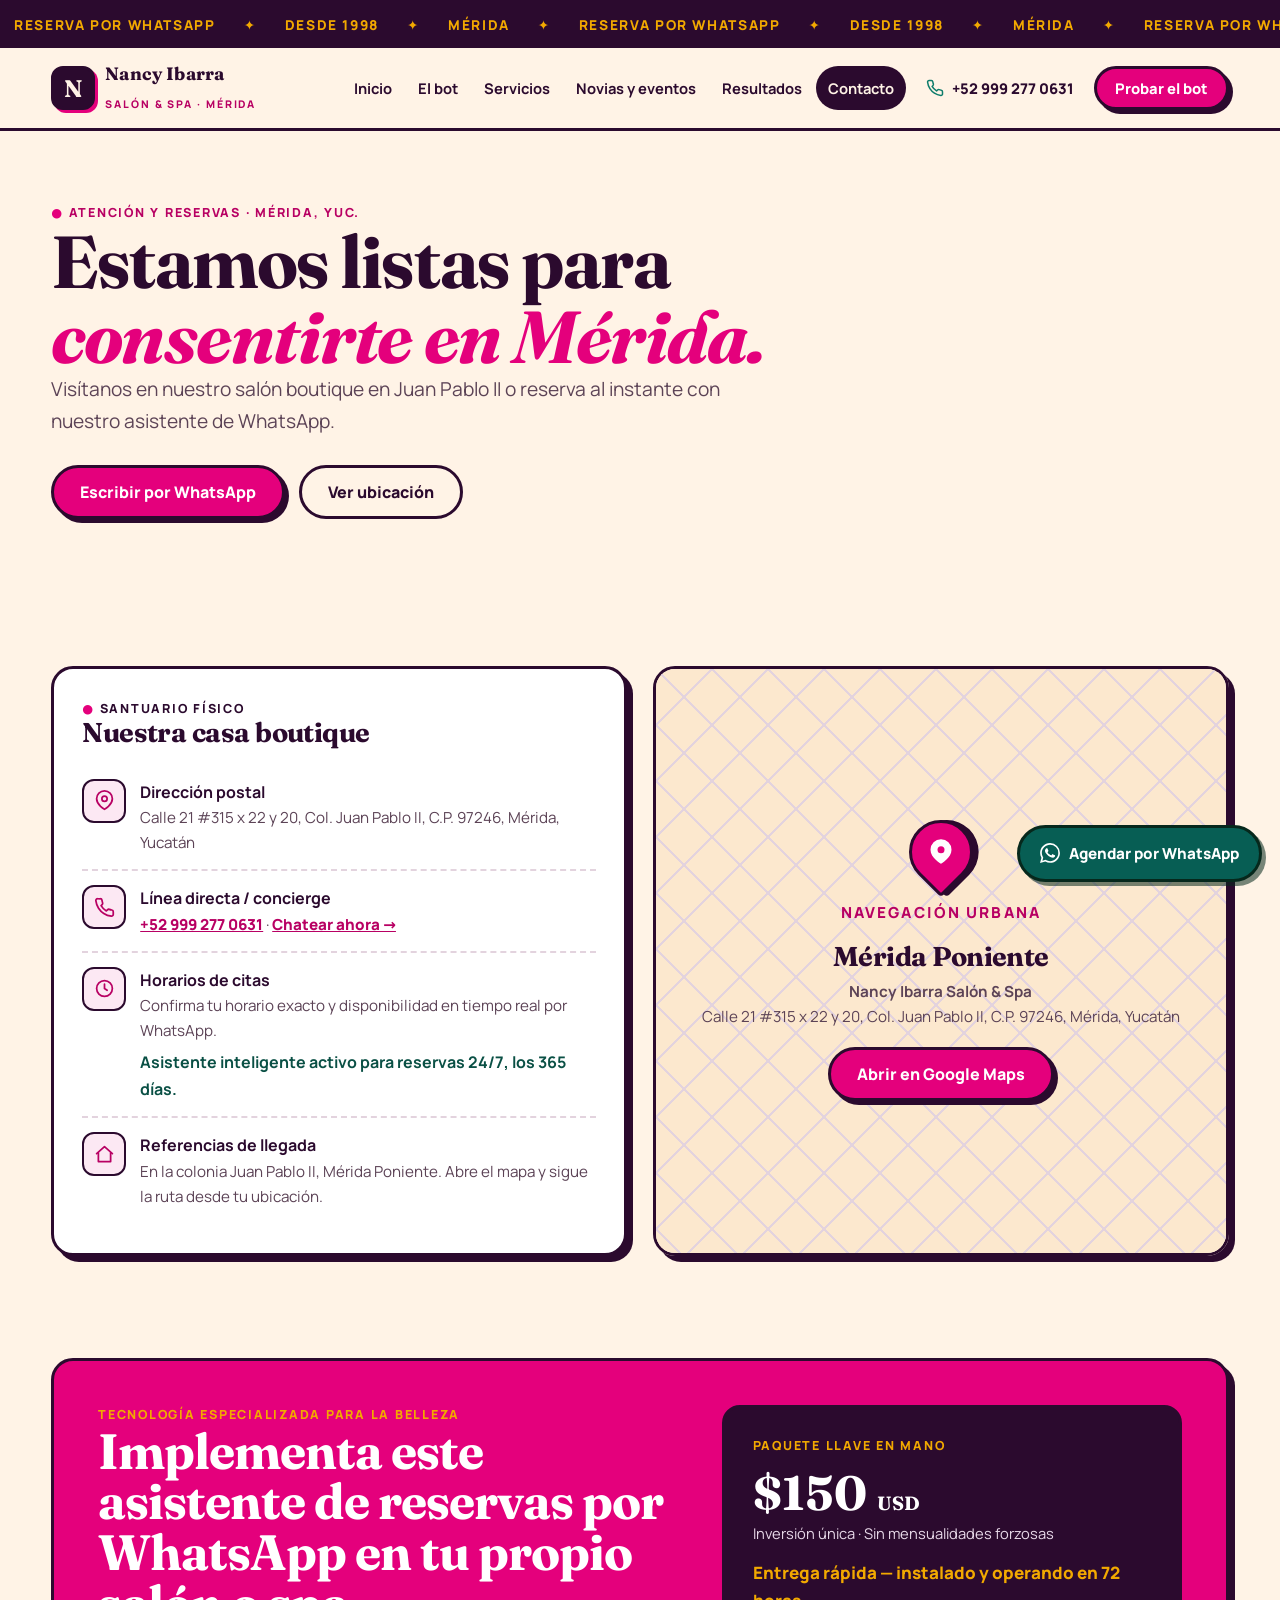
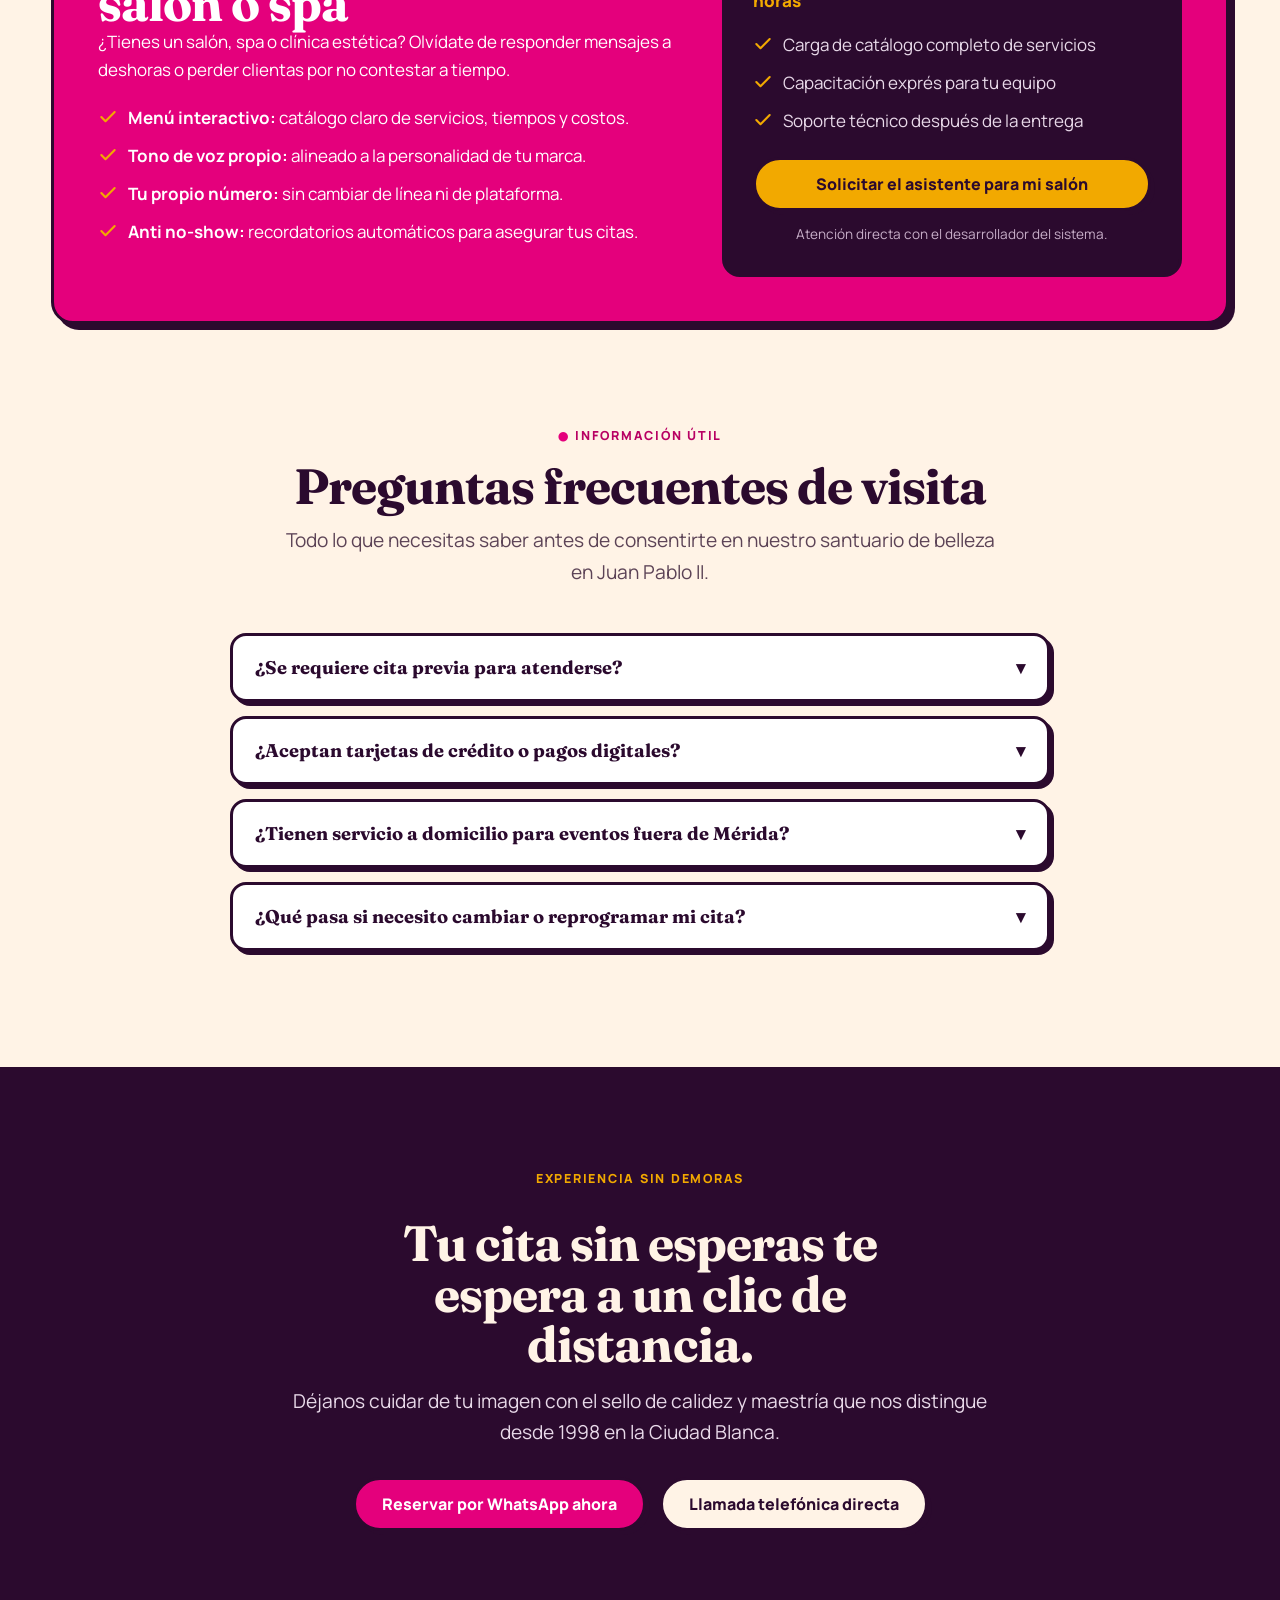
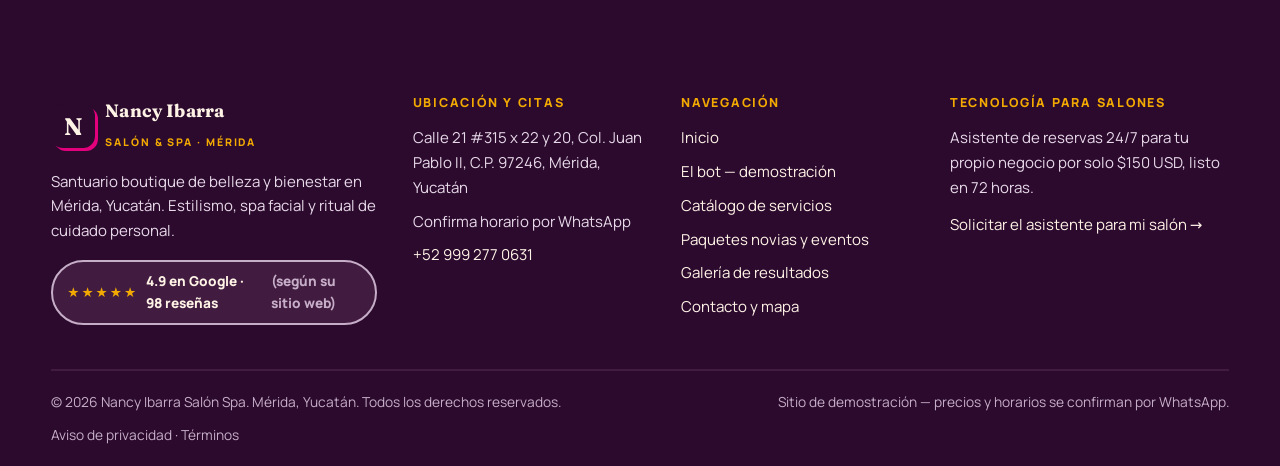
<file: contacto.html>
<!DOCTYPE html>
<html lang="es-MX">
<head>
<meta charset="UTF-8">
<meta name="viewport" content="width=device-width, initial-scale=1.0">
<title>Contacto · Nancy Ibarra Salón Spa — Mérida, Juan Pablo II</title>
<meta name="description" content="Visita Nancy Ibarra Salón Spa en Calle 21 #315, Col. Juan Pablo II, Mérida. Agenda por WhatsApp al +52 999 277 0631 o pregunta por el asistente de reservas para tu salón.">
<meta property="og:title" content="Estamos listas para consentirte en Mérida — Nancy Ibarra">
<meta property="og:type" content="website">
<link rel="stylesheet" href="assets/styles.css">
</head>
<body>
<a class="skip-link" href="#contenido">Saltar al contenido</a>

<div class="marquee" aria-hidden="true"><div class="marquee-track"><span>Reserva por WhatsApp</span><span>✦</span><span>Desde 1998</span><span>✦</span><span>Mérida</span><span>✦</span><span>Reserva por WhatsApp</span><span>✦</span><span>Desde 1998</span><span>✦</span><span>Mérida</span><span>✦</span><span>Reserva por WhatsApp</span><span>✦</span><span>Desde 1998</span><span>✦</span><span>Mérida</span><span>✦</span></div></div>

<header class="site-header">
  <div class="wrap header-in">
    <a class="brand" href="index.html" aria-label="Nancy Ibarra Salón Spa — Inicio">
      <span class="brand-mark" aria-hidden="true">N</span>
      <span><span class="brand-name">Nancy Ibarra</span><br><span class="brand-sub">Salón &amp; Spa · Mérida</span></span>
    </a>
    <button class="nav-toggle" aria-expanded="false" aria-label="Abrir menú" aria-controls="nav-principal">
      <svg width="22" height="22" viewBox="0 0 24 24" fill="none" stroke="#2B0A2E" stroke-width="2.5" stroke-linecap="round"><path d="M4 7h16M4 12h16M4 17h16"/></svg>
    </button>
    <nav class="main-nav" id="nav-principal" aria-label="Navegación principal">
      <a href="index.html">Inicio</a>
      <a href="bot.html">El bot</a>
      <a href="servicios.html">Servicios</a>
      <a href="novias-eventos.html">Novias y eventos</a>
      <a href="resultados.html">Resultados</a>
      <a href="contacto.html" aria-current="page">Contacto</a>
    </nav>
    <a class="header-phone" href="tel:+529992770631">
      <svg width="18" height="18" viewBox="0 0 24 24" fill="none" stroke="#0E7C6B" stroke-width="2" stroke-linecap="round" stroke-linejoin="round"><path d="M22 16.9v3a2 2 0 0 1-2.2 2 19.8 19.8 0 0 1-8.6-3.1 19.5 19.5 0 0 1-6-6A19.8 19.8 0 0 1 2.1 4.2 2 2 0 0 1 4.1 2h3a2 2 0 0 1 2 1.7c.13.96.36 1.9.7 2.8a2 2 0 0 1-.45 2.1L8.1 9.9a16 16 0 0 0 6 6l1.3-1.3a2 2 0 0 1 2.1-.45c.9.34 1.84.57 2.8.7A2 2 0 0 1 22 16.9z"/></svg>
      <span data-phone>+52 999 277 0631</span>
    </a>
    <a class="btn btn-pink btn-sm header-cta" href="bot.html">Probar el bot</a>
  </div>
</header>

<main id="contenido">
  <!-- HERO -->
  <section class="hero">
    <div class="wrap">
      <div class="sec-head reveal">
        <p class="eyebrow"><span class="dot">●</span> Atención y reservas · Mérida, Yuc.</p>
        <h1>Estamos listas para <em class="accent">consentirte en Mérida.</em></h1>
        <p class="lead">Visítanos en nuestro salón boutique en Juan Pablo II o reserva al instante con nuestro asistente de WhatsApp.</p>
        <div class="hero-actions">
          <a class="btn btn-pink" href="#" data-wa>Escribir por WhatsApp</a>
          <a class="btn btn-ghost" href="#" data-maps>Ver ubicación</a>
        </div>
      </div>
    </div>
  </section>

  <!-- CASA BOUTIQUE + MAPA -->
  <section style="padding-top:0" aria-labelledby="casa-titulo">
    <div class="wrap contact-grid">
      <div class="contact-card reveal">
        <p class="eyebrow"><span class="dot">●</span> Santuario físico</p>
        <h3 id="casa-titulo">Nuestra casa boutique</h3>
        <div class="contact-row">
          <span class="ic" aria-hidden="true"><svg width="21" height="21" viewBox="0 0 24 24" fill="none" stroke="currentColor" stroke-width="2" stroke-linecap="round" stroke-linejoin="round"><path d="M21 10c0 7-9 12-9 12s-9-5-9-12a9 9 0 0 1 18 0z"/><circle cx="12" cy="10" r="3"/></svg></span>
          <div><strong>Dirección postal</strong><p data-address>Calle 21 #315 x 22 y 20, Col. Juan Pablo II, C.P. 97246, Mérida, Yucatán</p></div>
        </div>
        <div class="contact-row">
          <span class="ic" aria-hidden="true"><svg width="21" height="21" viewBox="0 0 24 24" fill="none" stroke="currentColor" stroke-width="2" stroke-linecap="round" stroke-linejoin="round"><path d="M22 16.9v3a2 2 0 0 1-2.2 2 19.8 19.8 0 0 1-8.6-3.1 19.5 19.5 0 0 1-6-6A19.8 19.8 0 0 1 2.1 4.2 2 2 0 0 1 4.1 2h3a2 2 0 0 1 2 1.7c.13.96.36 1.9.7 2.8a2 2 0 0 1-.45 2.1L8.1 9.9a16 16 0 0 0 6 6l1.3-1.3a2 2 0 0 1 2.1-.45c.9.34 1.84.57 2.8.7A2 2 0 0 1 22 16.9z"/></svg></span>
          <div><strong>Línea directa / concierge</strong><p><a href="tel:+529992770631" data-phone style="font-weight:800;color:var(--pink-dark)">+52 999 277 0631</a> · <a href="#" data-wa style="font-weight:800;color:var(--pink-dark)">Chatear ahora →</a></p></div>
        </div>
        <div class="contact-row">
          <span class="ic" aria-hidden="true"><svg width="21" height="21" viewBox="0 0 24 24" fill="none" stroke="currentColor" stroke-width="2" stroke-linecap="round" stroke-linejoin="round"><circle cx="12" cy="12" r="9"/><path d="M12 7v5l3 2"/></svg></span>
          <div><strong>Horarios de citas</strong><p>Confirma tu horario exacto y disponibilidad en tiempo real por WhatsApp.</p><p style="margin-top:6px"><strong style="color:var(--jade-dark)">Asistente inteligente activo para reservas 24/7, los 365 días.</strong></p></div>
        </div>
        <div class="contact-row">
          <span class="ic" aria-hidden="true"><svg width="21" height="21" viewBox="0 0 24 24" fill="none" stroke="currentColor" stroke-width="2" stroke-linecap="round" stroke-linejoin="round"><path d="M3 11l9-8 9 8"/><path d="M5 10v10h14V10"/></svg></span>
          <div><strong>Referencias de llegada</strong><p>En la colonia Juan Pablo II, Mérida Poniente. Abre el mapa y sigue la ruta desde tu ubicación.</p></div>
        </div>
      </div>
      <div class="map-card reveal">
        <div class="map-art">
          <div>
            <span class="map-pin" aria-hidden="true"><svg width="28" height="28" viewBox="0 0 24 24" fill="#fff"><path d="M21 10c0 7-9 12-9 12s-9-5-9-12a9 9 0 0 1 18 0z"/><circle cx="12" cy="10" r="3" fill="#E4007C"/></svg></span>
            <p class="eyebrow" style="color:var(--pink-dark)">Navegación urbana</p>
            <h3>Mérida Poniente</h3>
            <p><strong>Nancy Ibarra Salón &amp; Spa</strong><br><span data-address>Calle 21 #315 x 22 y 20, Col. Juan Pablo II</span></p>
            <a class="btn btn-pink" href="#" data-maps>Abrir en Google Maps</a>
          </div>
        </div>
      </div>
    </div>
  </section>

  <!-- OFERTA -->
  <section id="oferta" aria-labelledby="oferta-titulo" style="padding-top:0">
    <div class="wrap">
      <div class="offer reveal" style="align-items:stretch">
        <div style="flex:1.2;min-width:280px">
          <p class="eyebrow" style="color:var(--marigold)">Tecnología especializada para la belleza</p>
          <h2 id="oferta-titulo">Implementa este asistente de reservas por WhatsApp en tu propio salón o spa</h2>
          <p>¿Tienes un salón, spa o clínica estética? Olvídate de responder mensajes a deshoras o perder clientas por no contestar a tiempo.</p>
          <ul class="check-list" style="margin-top:20px;color:#fff">
            <li><svg width="20" height="20" viewBox="0 0 24 24" fill="none" stroke="#F2A900" stroke-width="2.5" stroke-linecap="round" stroke-linejoin="round"><path d="M20 6L9 17l-5-5"/></svg><span><strong>Menú interactivo:</strong> catálogo claro de servicios, tiempos y costos.</span></li>
            <li><svg width="20" height="20" viewBox="0 0 24 24" fill="none" stroke="#F2A900" stroke-width="2.5" stroke-linecap="round" stroke-linejoin="round"><path d="M20 6L9 17l-5-5"/></svg><span><strong>Tono de voz propio:</strong> alineado a la personalidad de tu marca.</span></li>
            <li><svg width="20" height="20" viewBox="0 0 24 24" fill="none" stroke="#F2A900" stroke-width="2.5" stroke-linecap="round" stroke-linejoin="round"><path d="M20 6L9 17l-5-5"/></svg><span><strong>Tu propio número:</strong> sin cambiar de línea ni de plataforma.</span></li>
            <li><svg width="20" height="20" viewBox="0 0 24 24" fill="none" stroke="#F2A900" stroke-width="2.5" stroke-linecap="round" stroke-linejoin="round"><path d="M20 6L9 17l-5-5"/></svg><span><strong>Anti no-show:</strong> recordatorios automáticos para asegurar tus citas.</span></li>
          </ul>
        </div>
        <div style="background:var(--plum);border:3px solid var(--plum);border-radius:18px;padding:28px;min-width:280px;flex:.8">
          <p class="eyebrow" style="color:var(--marigold)">Paquete llave en mano</p>
          <p style="font-family:var(--font-display);font-size:3rem;font-weight:700;line-height:1;margin:12px 0 4px">$150 <span style="font-size:1.2rem">USD</span></p>
          <p style="font-size:.92rem;color:#E8D9E9">Inversión única · Sin mensualidades forzosas</p>
          <p style="margin-top:14px;font-weight:800;color:var(--marigold)">Entrega rápida — instalado y operando en 72 horas</p>
          <ul class="check-list" style="margin-top:16px;color:#E8D9E9">
            <li><svg width="20" height="20" viewBox="0 0 24 24" fill="none" stroke="#F2A900" stroke-width="2.5" stroke-linecap="round" stroke-linejoin="round"><path d="M20 6L9 17l-5-5"/></svg><span>Carga de catálogo completo de servicios</span></li>
            <li><svg width="20" height="20" viewBox="0 0 24 24" fill="none" stroke="#F2A900" stroke-width="2.5" stroke-linecap="round" stroke-linejoin="round"><path d="M20 6L9 17l-5-5"/></svg><span>Capacitación exprés para tu equipo</span></li>
            <li><svg width="20" height="20" viewBox="0 0 24 24" fill="none" stroke="#F2A900" stroke-width="2.5" stroke-linecap="round" stroke-linejoin="round"><path d="M20 6L9 17l-5-5"/></svg><span>Soporte técnico después de la entrega</span></li>
          </ul>
          <a class="btn btn-gold btn-block" href="#" data-wa style="margin-top:22px">Solicitar el asistente para mi salón</a>
          <p style="margin-top:12px;font-size:.85rem;color:#C7AEC8;text-align:center">Atención directa con el desarrollador del sistema.</p>
        </div>
      </div>
    </div>
  </section>

  <!-- FAQ -->
  <section aria-labelledby="faq-titulo" style="padding-top:0">
    <div class="wrap">
      <div class="sec-head center reveal">
        <p class="eyebrow"><span class="dot">●</span> Información útil</p>
        <h2 id="faq-titulo">Preguntas frecuentes de visita</h2>
        <p class="lead">Todo lo que necesitas saber antes de consentirte en nuestro santuario de belleza en Juan Pablo II.</p>
      </div>
      <div class="faq">
        <div class="faq-item reveal">
          <button class="faq-q" type="button" aria-expanded="false">¿Se requiere cita previa para atenderse?<span class="chev" aria-hidden="true">▾</span></button>
          <div class="faq-a"><p>Sí, te recomendamos agendar por WhatsApp para asegurar tu horario. El asistente te muestra los horarios disponibles al momento y te confirma en segundos.</p></div>
        </div>
        <div class="faq-item reveal">
          <button class="faq-q" type="button" aria-expanded="false">¿Aceptan tarjetas de crédito o pagos digitales?<span class="chev" aria-hidden="true">▾</span></button>
          <div class="faq-a"><p>Las formas de pago se confirman por WhatsApp al momento de agendar. <span class="ph">Escríbenos y te decimos las opciones disponibles.</span></p></div>
        </div>
        <div class="faq-item reveal">
          <button class="faq-q" type="button" aria-expanded="false">¿Tienen servicio a domicilio para eventos fuera de Mérida?<span class="chev" aria-hidden="true">▾</span></button>
          <div class="faq-a"><p>Sí, atendemos a domicilio para novias, XV años, graduaciones y grupos en Mérida y municipios vecinos. Cotízalo por WhatsApp con tu fecha y lugar.</p></div>
        </div>
        <div class="faq-item reveal">
          <button class="faq-q" type="button" aria-expanded="false">¿Qué pasa si necesito cambiar o reprogramar mi cita?<span class="chev" aria-hidden="true">▾</span></button>
          <div class="faq-a"><p>Escríbenos por WhatsApp y el asistente te ofrece los siguientes horarios disponibles, sin llamadas ni esperas.</p></div>
        </div>
      </div>
    </div>
  </section>

  <!-- CTA FINAL -->
  <section class="section-dark final-cta" aria-labelledby="cta-titulo">
    <div class="wrap reveal">
      <p class="eyebrow" style="color:var(--marigold)">Experiencia sin demoras</p>
      <h2 id="cta-titulo">Tu cita sin esperas te espera a un clic de distancia.</h2>
      <p class="lead">Déjanos cuidar de tu imagen con el sello de calidez y maestría que nos distingue desde 1998 en la Ciudad Blanca.</p>
      <div class="cta-row">
        <a class="btn btn-pink" href="#" data-wa>Reservar por WhatsApp ahora</a>
        <a class="btn btn-cream" href="tel:+529992770631">Llamada telefónica directa</a>
      </div>
    </div>
  </section>
</main>

<footer class="site-footer">
  <div class="wrap">
    <div class="foot-grid">
      <div class="foot-brand">
        <a class="brand" href="index.html">
          <span class="brand-mark" aria-hidden="true">N</span>
          <span><span class="brand-name">Nancy Ibarra</span><br><span class="brand-sub">Salón &amp; Spa · Mérida</span></span>
        </a>
        <p style="margin-top:16px">Santuario boutique de belleza y bienestar en Mérida, Yucatán. Estilismo, spa facial y ritual de cuidado personal.</p>
        <span class="foot-rating"><span class="stars" aria-hidden="true">★★★★★</span> 4.9 en Google · 98 reseñas <span style="color:#C7AEC8">(según su sitio web)</span></span>
      </div>
      <div>
        <h4>Ubicación y citas</h4>
        <ul>
          <li data-address>Calle 21 #315 x 22 y 20, Col. Juan Pablo II, C.P. 97246, Mérida, Yucatán</li>
          <li>Confirma horario por WhatsApp</li>
          <li><a href="tel:+529992770631" data-phone>+52 999 277 0631</a></li>
        </ul>
      </div>
      <div>
        <h4>Navegación</h4>
        <ul>
          <li><a href="index.html">Inicio</a></li>
          <li><a href="bot.html">El bot — demostración</a></li>
          <li><a href="servicios.html">Catálogo de servicios</a></li>
          <li><a href="novias-eventos.html">Paquetes novias y eventos</a></li>
          <li><a href="resultados.html">Galería de resultados</a></li>
          <li><a href="contacto.html">Contacto y mapa</a></li>
        </ul>
      </div>
      <div>
        <h4>Tecnología para salones</h4>
        <p>Asistente de reservas 24/7 para tu propio negocio por solo $150 USD, listo en 72 horas.</p>
        <p style="margin-top:12px"><a href="contacto.html#oferta">Solicitar el asistente para mi salón →</a></p>
      </div>
    </div>
    <div class="foot-bottom">
      <span>© <span data-year>2026</span> <span data-biz>Nancy Ibarra Salón Spa</span>. Mérida, Yucatán. Todos los derechos reservados.</span>
      <span>Sitio de demostración — precios y horarios se confirman por WhatsApp.</span>
      <span><a href="privacidad.html">Aviso de privacidad</a> · <a href="terminos.html">Términos</a></span>
    </div>
  </div>
</footer>

<a class="sticky-cta" href="#" data-wa>
  <svg width="20" height="20" viewBox="0 0 24 24" fill="currentColor" aria-hidden="true"><path d="M17.472 14.382c-.297-.149-1.758-.867-2.03-.967-.273-.099-.471-.148-.67.15-.197.297-.767.966-.94 1.164-.173.199-.347.223-.644.075-.297-.15-1.255-.463-2.39-1.475-.883-.788-1.48-1.761-1.653-2.059-.173-.297-.018-.458.13-.606.134-.133.298-.347.446-.52.149-.174.198-.298.298-.497.099-.198.05-.371-.025-.52-.075-.149-.669-1.612-.916-2.207-.242-.579-.487-.5-.669-.51-.173-.008-.371-.01-.57-.01-.198 0-.52.074-.792.372-.272.297-1.04 1.016-1.04 2.479 0 1.462 1.065 2.875 1.213 3.074.149.198 2.096 3.2 5.077 4.487.709.306 1.262.489 1.694.625.712.227 1.36.195 1.871.118.571-.085 1.758-.719 2.006-1.413.248-.694.248-1.289.173-1.413-.074-.124-.272-.198-.57-.347m-5.421 7.403h-.004a9.87 9.87 0 01-5.031-1.378l-.361-.214-3.741.982.998-3.648-.235-.374a9.86 9.86 0 01-1.51-5.26c.001-5.45 4.436-9.884 9.888-9.884 2.64 0 5.122 1.03 6.988 2.898a9.825 9.825 0 012.893 6.994c-.003 5.45-4.437 9.884-9.885 9.884m8.413-18.297A11.815 11.815 0 0012.05 0C5.495 0 .16 5.335.157 11.892c0 2.096.547 4.142 1.588 5.945L.057 24l6.305-1.654a11.882 11.882 0 005.683 1.448h.005c6.554 0 11.89-5.335 11.893-11.893a11.821 11.821 0 00-3.48-8.413Z"/></svg>
  <span>Agendar por WhatsApp</span>
</a>

<script src="assets/site.js"></script>
<script src="assets/bot.js"></script>
</body>
</html>
</file>
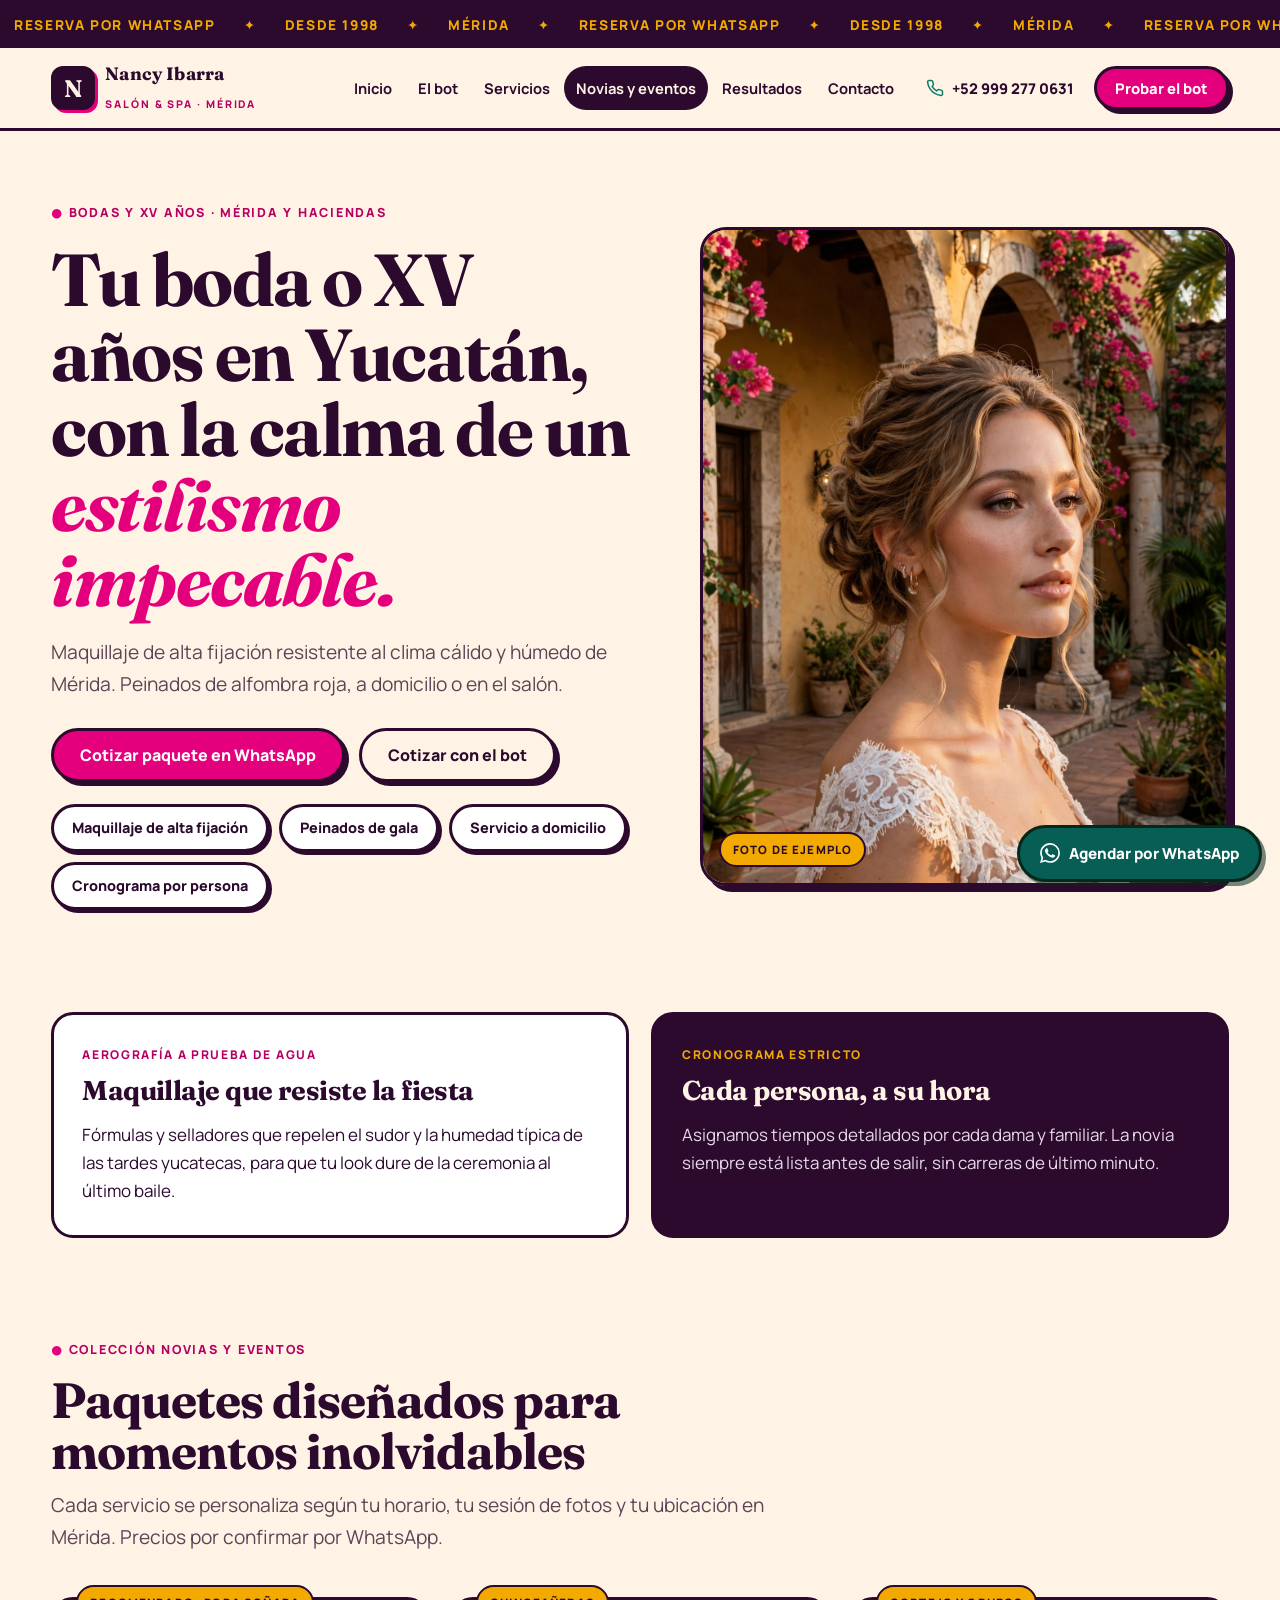
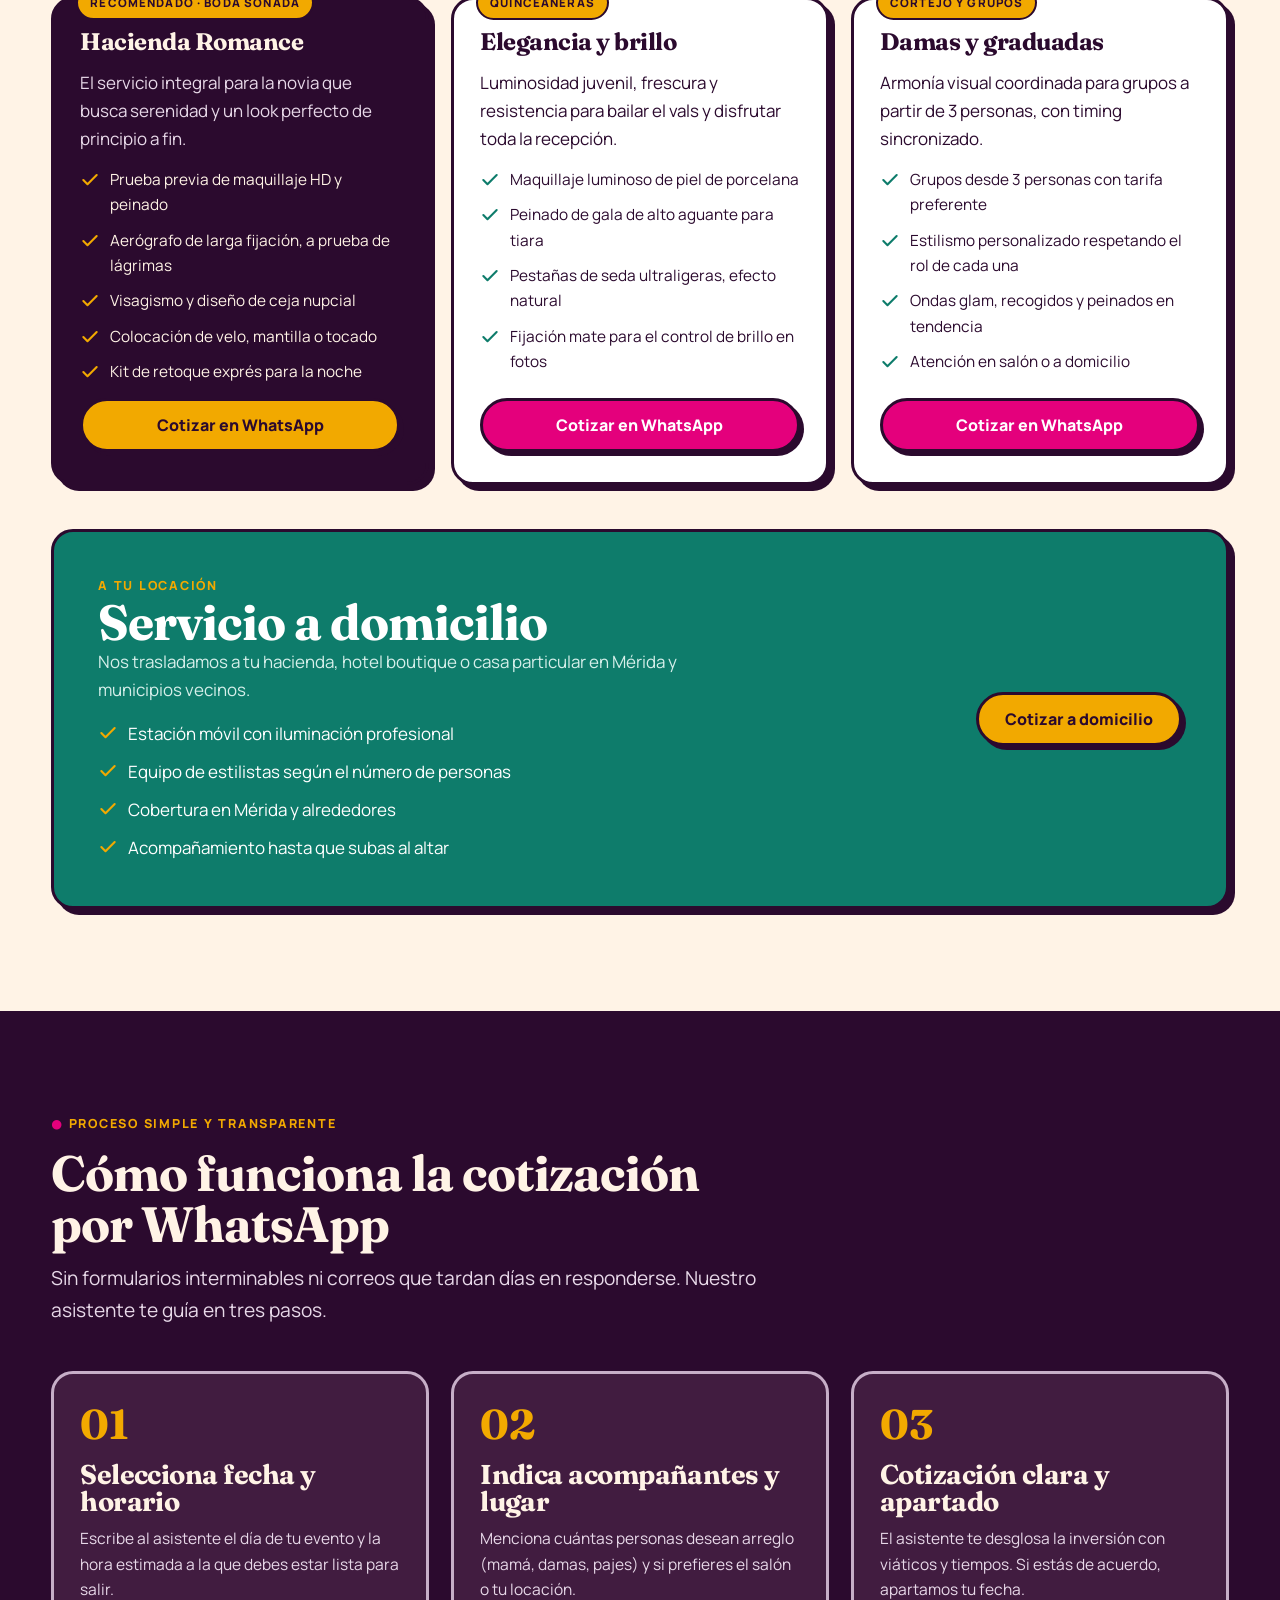
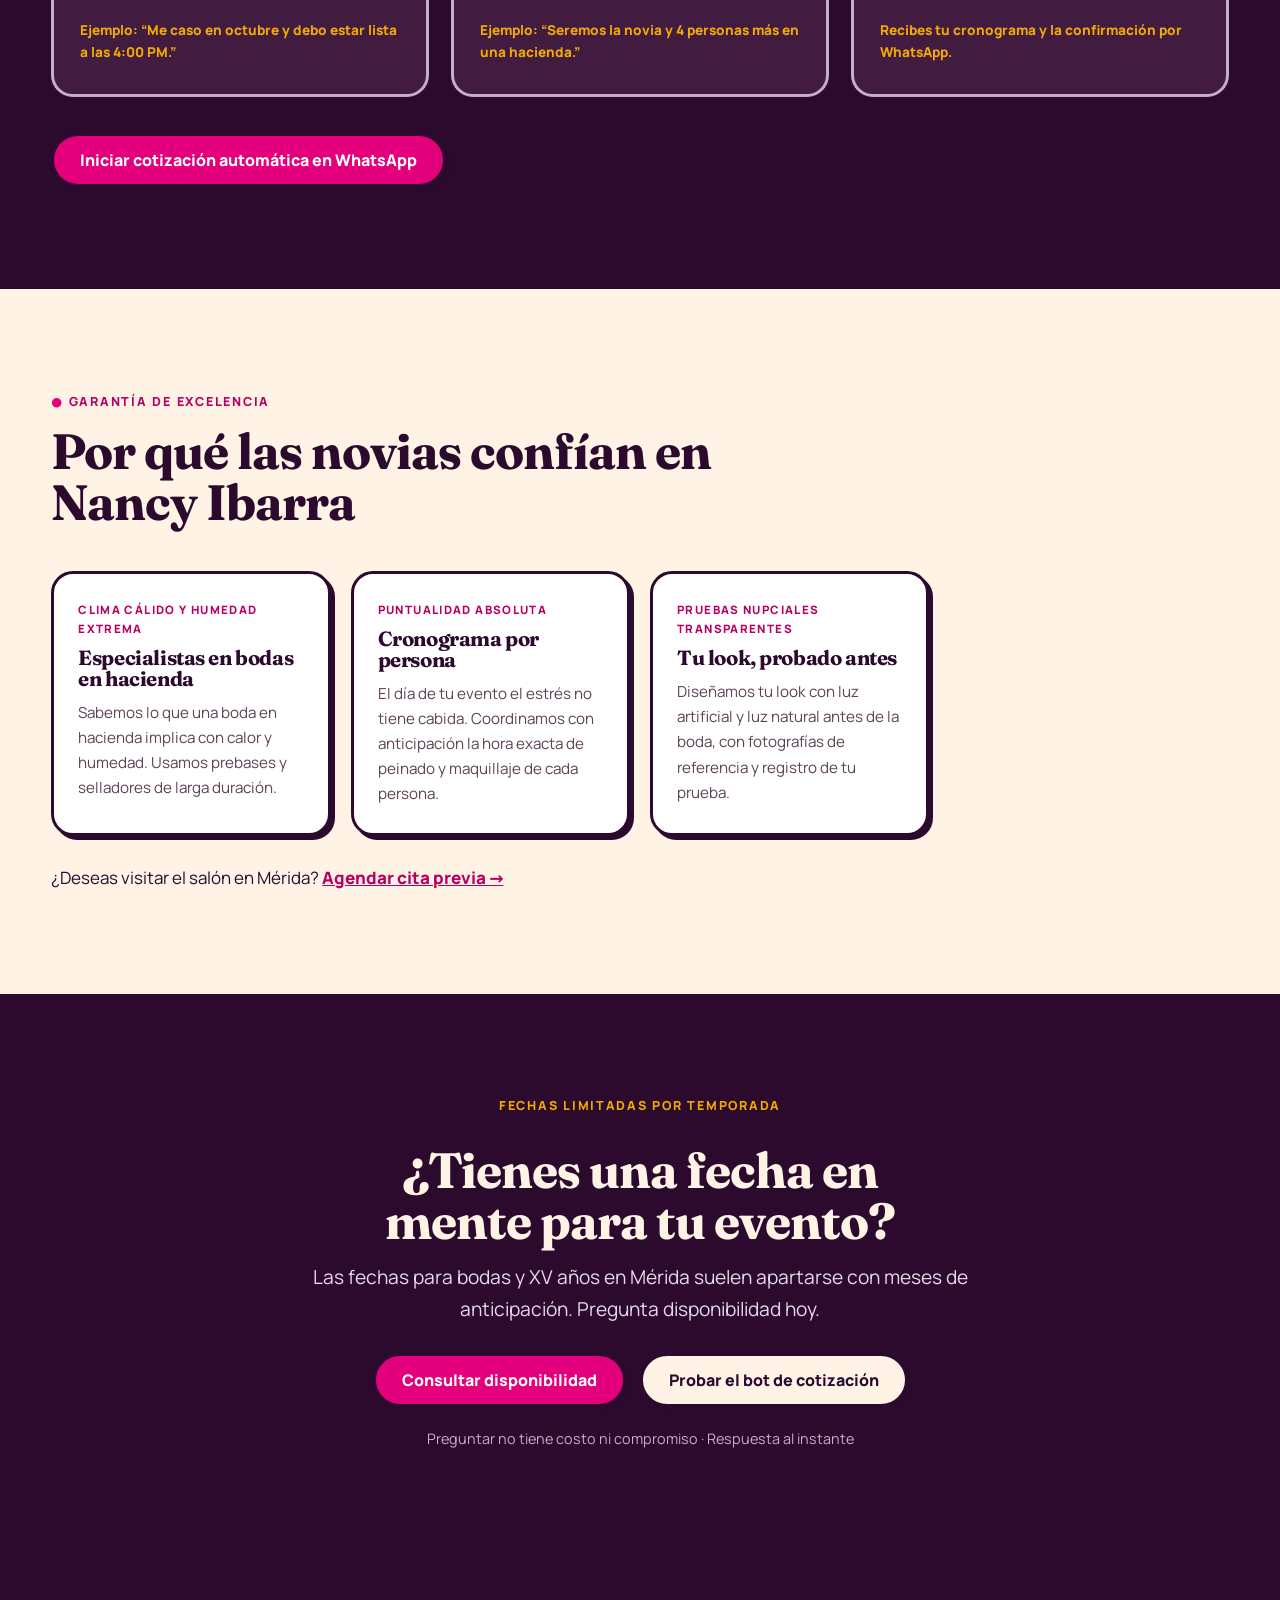
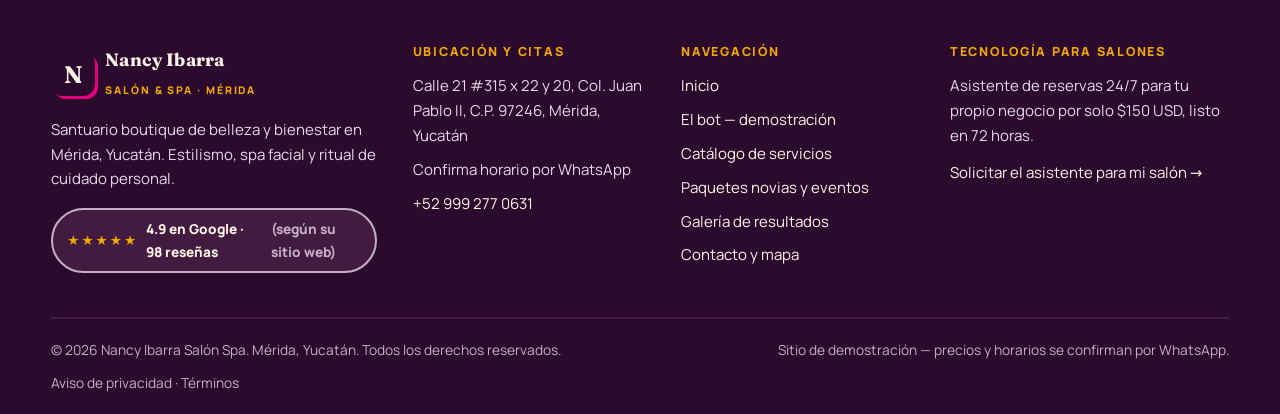
<file: novias-eventos.html>
<!DOCTYPE html>
<html lang="es-MX">
<head>
<meta charset="UTF-8">
<meta name="viewport" content="width=device-width, initial-scale=1.0">
<title>Novias y eventos · Nancy Ibarra Salón Spa — Bodas y XV años en Mérida</title>
<meta name="description" content="Paquetes de novia, XV años y graduaciones en Mérida: maquillaje HD, peinados de gala y servicio a domicilio en haciendas. Cotiza por WhatsApp con Nancy Ibarra Salón Spa.">
<meta property="og:title" content="Tu boda o XV años en Yucatán — Nancy Ibarra">
<meta property="og:type" content="website">
<link rel="stylesheet" href="assets/styles.css">
</head>
<body>
<a class="skip-link" href="#contenido">Saltar al contenido</a>

<div class="marquee" aria-hidden="true"><div class="marquee-track"><span>Reserva por WhatsApp</span><span>✦</span><span>Desde 1998</span><span>✦</span><span>Mérida</span><span>✦</span><span>Reserva por WhatsApp</span><span>✦</span><span>Desde 1998</span><span>✦</span><span>Mérida</span><span>✦</span><span>Reserva por WhatsApp</span><span>✦</span><span>Desde 1998</span><span>✦</span><span>Mérida</span><span>✦</span></div></div>

<header class="site-header">
  <div class="wrap header-in">
    <a class="brand" href="index.html" aria-label="Nancy Ibarra Salón Spa — Inicio">
      <span class="brand-mark" aria-hidden="true">N</span>
      <span><span class="brand-name">Nancy Ibarra</span><br><span class="brand-sub">Salón &amp; Spa · Mérida</span></span>
    </a>
    <button class="nav-toggle" aria-expanded="false" aria-label="Abrir menú" aria-controls="nav-principal">
      <svg width="22" height="22" viewBox="0 0 24 24" fill="none" stroke="#2B0A2E" stroke-width="2.5" stroke-linecap="round"><path d="M4 7h16M4 12h16M4 17h16"/></svg>
    </button>
    <nav class="main-nav" id="nav-principal" aria-label="Navegación principal">
      <a href="index.html">Inicio</a>
      <a href="bot.html">El bot</a>
      <a href="servicios.html">Servicios</a>
      <a href="novias-eventos.html" aria-current="page">Novias y eventos</a>
      <a href="resultados.html">Resultados</a>
      <a href="contacto.html">Contacto</a>
    </nav>
    <a class="header-phone" href="tel:+529992770631">
      <svg width="18" height="18" viewBox="0 0 24 24" fill="none" stroke="#0E7C6B" stroke-width="2" stroke-linecap="round" stroke-linejoin="round"><path d="M22 16.9v3a2 2 0 0 1-2.2 2 19.8 19.8 0 0 1-8.6-3.1 19.5 19.5 0 0 1-6-6A19.8 19.8 0 0 1 2.1 4.2 2 2 0 0 1 4.1 2h3a2 2 0 0 1 2 1.7c.13.96.36 1.9.7 2.8a2 2 0 0 1-.45 2.1L8.1 9.9a16 16 0 0 0 6 6l1.3-1.3a2 2 0 0 1 2.1-.45c.9.34 1.84.57 2.8.7A2 2 0 0 1 22 16.9z"/></svg>
      <span data-phone>+52 999 277 0631</span>
    </a>
    <a class="btn btn-pink btn-sm header-cta" href="bot.html">Probar el bot</a>
  </div>
</header>

<main id="contenido">
  <!-- HERO -->
  <section class="hero">
    <div class="wrap hero-grid">
      <div class="hero-copy reveal">
        <p class="eyebrow"><span class="dot">●</span> Bodas y XV años · Mérida y haciendas</p>
        <h1>Tu boda o XV años en Yucatán, con la calma de un <em class="accent">estilismo impecable.</em></h1>
        <p class="lead">Maquillaje de alta fijación resistente al clima cálido y húmedo de Mérida. Peinados de alfombra roja, a domicilio o en el salón.</p>
        <div class="hero-actions">
          <a class="btn btn-pink" href="#" data-wa>Cotizar paquete en WhatsApp</a>
          <a class="btn btn-cream" href="bot.html">Cotizar con el bot</a>
        </div>
        <div class="chips" style="margin-bottom:0">
          <span class="chip" aria-pressed="false">Maquillaje de alta fijación</span>
          <span class="chip" aria-pressed="false">Peinados de gala</span>
          <span class="chip" aria-pressed="false">Servicio a domicilio</span>
          <span class="chip" aria-pressed="false">Cronograma por persona</span>
        </div>
      </div>
      <div class="reveal">
        <div class="img-frame">
          <img src="assets/novias.jpg" alt="Novia con peinado recogido y maquillaje suave en un patio de hacienda con bugambilias — foto de ejemplo" loading="lazy">
          <span class="img-tag">Foto de ejemplo</span>
        </div>
      </div>
    </div>
  </section>

  <!-- DOS BLOQUES -->
  <section aria-label="Técnica y puntualidad" style="padding-top:0">
    <div class="wrap compare">
      <article class="compare-panel reveal" style="background:#fff">
        <p class="kicker" style="color:var(--pink-dark)">Aerografía a prueba de agua</p>
        <h3>Maquillaje que resiste la fiesta</h3>
        <p>Fórmulas y selladores que repelen el sudor y la humedad típica de las tardes yucatecas, para que tu look dure de la ceremonia al último baile.</p>
      </article>
      <article class="compare-panel reveal" style="background:var(--plum);color:var(--cream)">
        <p class="kicker" style="color:var(--marigold)">Cronograma estricto</p>
        <h3 style="color:var(--cream)">Cada persona, a su hora</h3>
        <p style="color:#E8D9E9">Asignamos tiempos detallados por cada dama y familiar. La novia siempre está lista antes de salir, sin carreras de último minuto.</p>
      </article>
    </div>
  </section>

  <!-- PAQUETES -->
  <section aria-labelledby="paquetes-titulo" style="padding-top:0">
    <div class="wrap">
      <div class="sec-head reveal">
        <p class="eyebrow"><span class="dot">●</span> Colección novias y eventos</p>
        <h2 id="paquetes-titulo">Paquetes diseñados para momentos inolvidables</h2>
        <p class="lead">Cada servicio se personaliza según tu horario, tu sesión de fotos y tu ubicación en Mérida. Precios por confirmar por WhatsApp.</p>
      </div>
      <div class="pkg-grid">
        <article class="pkg featured reveal">
          <span class="pkg-tag">Recomendado · Boda soñada</span>
          <h3>Hacienda Romance</h3>
          <p>El servicio integral para la novia que busca serenidad y un look perfecto de principio a fin.</p>
          <ul>
            <li><svg width="20" height="20" viewBox="0 0 24 24" fill="none" stroke="#F2A900" stroke-width="2.5" stroke-linecap="round" stroke-linejoin="round"><path d="M20 6L9 17l-5-5"/></svg><span>Prueba previa de maquillaje HD y peinado</span></li>
            <li><svg width="20" height="20" viewBox="0 0 24 24" fill="none" stroke="#F2A900" stroke-width="2.5" stroke-linecap="round" stroke-linejoin="round"><path d="M20 6L9 17l-5-5"/></svg><span>Aerógrafo de larga fijación, a prueba de lágrimas</span></li>
            <li><svg width="20" height="20" viewBox="0 0 24 24" fill="none" stroke="#F2A900" stroke-width="2.5" stroke-linecap="round" stroke-linejoin="round"><path d="M20 6L9 17l-5-5"/></svg><span>Visagismo y diseño de ceja nupcial</span></li>
            <li><svg width="20" height="20" viewBox="0 0 24 24" fill="none" stroke="#F2A900" stroke-width="2.5" stroke-linecap="round" stroke-linejoin="round"><path d="M20 6L9 17l-5-5"/></svg><span>Colocación de velo, mantilla o tocado</span></li>
            <li><svg width="20" height="20" viewBox="0 0 24 24" fill="none" stroke="#F2A900" stroke-width="2.5" stroke-linecap="round" stroke-linejoin="round"><path d="M20 6L9 17l-5-5"/></svg><span>Kit de retoque exprés para la noche</span></li>
          </ul>
          <a class="btn btn-gold" href="#" data-wa>Cotizar en WhatsApp</a>
        </article>
        <article class="pkg reveal">
          <span class="pkg-tag">Quinceañeras</span>
          <h3>Elegancia y brillo</h3>
          <p>Luminosidad juvenil, frescura y resistencia para bailar el vals y disfrutar toda la recepción.</p>
          <ul>
            <li><svg width="20" height="20" viewBox="0 0 24 24" fill="none" stroke="#0E7C6B" stroke-width="2.5" stroke-linecap="round" stroke-linejoin="round"><path d="M20 6L9 17l-5-5"/></svg><span>Maquillaje luminoso de piel de porcelana</span></li>
            <li><svg width="20" height="20" viewBox="0 0 24 24" fill="none" stroke="#0E7C6B" stroke-width="2.5" stroke-linecap="round" stroke-linejoin="round"><path d="M20 6L9 17l-5-5"/></svg><span>Peinado de gala de alto aguante para tiara</span></li>
            <li><svg width="20" height="20" viewBox="0 0 24 24" fill="none" stroke="#0E7C6B" stroke-width="2.5" stroke-linecap="round" stroke-linejoin="round"><path d="M20 6L9 17l-5-5"/></svg><span>Pestañas de seda ultraligeras, efecto natural</span></li>
            <li><svg width="20" height="20" viewBox="0 0 24 24" fill="none" stroke="#0E7C6B" stroke-width="2.5" stroke-linecap="round" stroke-linejoin="round"><path d="M20 6L9 17l-5-5"/></svg><span>Fijación mate para el control de brillo en fotos</span></li>
          </ul>
          <a class="btn btn-pink" href="#" data-wa>Cotizar en WhatsApp</a>
        </article>
        <article class="pkg reveal">
          <span class="pkg-tag">Cortejo y grupos</span>
          <h3>Damas y graduadas</h3>
          <p>Armonía visual coordinada para grupos a partir de 3 personas, con timing sincronizado.</p>
          <ul>
            <li><svg width="20" height="20" viewBox="0 0 24 24" fill="none" stroke="#0E7C6B" stroke-width="2.5" stroke-linecap="round" stroke-linejoin="round"><path d="M20 6L9 17l-5-5"/></svg><span>Grupos desde 3 personas con tarifa preferente</span></li>
            <li><svg width="20" height="20" viewBox="0 0 24 24" fill="none" stroke="#0E7C6B" stroke-width="2.5" stroke-linecap="round" stroke-linejoin="round"><path d="M20 6L9 17l-5-5"/></svg><span>Estilismo personalizado respetando el rol de cada una</span></li>
            <li><svg width="20" height="20" viewBox="0 0 24 24" fill="none" stroke="#0E7C6B" stroke-width="2.5" stroke-linecap="round" stroke-linejoin="round"><path d="M20 6L9 17l-5-5"/></svg><span>Ondas glam, recogidos y peinados en tendencia</span></li>
            <li><svg width="20" height="20" viewBox="0 0 24 24" fill="none" stroke="#0E7C6B" stroke-width="2.5" stroke-linecap="round" stroke-linejoin="round"><path d="M20 6L9 17l-5-5"/></svg><span>Atención en salón o a domicilio</span></li>
          </ul>
          <a class="btn btn-pink" href="#" data-wa>Cotizar en WhatsApp</a>
        </article>
      </div>
      <div class="offer reveal" style="margin-top:44px;background:var(--jade)">
        <div>
          <p class="eyebrow" style="color:var(--marigold)">A tu locación</p>
          <h2>Servicio a domicilio</h2>
          <p style="color:#D6EFEA">Nos trasladamos a tu hacienda, hotel boutique o casa particular en Mérida y municipios vecinos.</p>
          <ul class="check-list" style="margin-top:16px;color:#fff">
            <li><svg width="20" height="20" viewBox="0 0 24 24" fill="none" stroke="#F2A900" stroke-width="2.5" stroke-linecap="round" stroke-linejoin="round"><path d="M20 6L9 17l-5-5"/></svg><span>Estación móvil con iluminación profesional</span></li>
            <li><svg width="20" height="20" viewBox="0 0 24 24" fill="none" stroke="#F2A900" stroke-width="2.5" stroke-linecap="round" stroke-linejoin="round"><path d="M20 6L9 17l-5-5"/></svg><span>Equipo de estilistas según el número de personas</span></li>
            <li><svg width="20" height="20" viewBox="0 0 24 24" fill="none" stroke="#F2A900" stroke-width="2.5" stroke-linecap="round" stroke-linejoin="round"><path d="M20 6L9 17l-5-5"/></svg><span>Cobertura en Mérida y alrededores</span></li>
            <li><svg width="20" height="20" viewBox="0 0 24 24" fill="none" stroke="#F2A900" stroke-width="2.5" stroke-linecap="round" stroke-linejoin="round"><path d="M20 6L9 17l-5-5"/></svg><span>Acompañamiento hasta que subas al altar</span></li>
          </ul>
        </div>
        <a class="btn btn-gold" href="#" data-wa>Cotizar a domicilio</a>
      </div>
    </div>
  </section>

  <!-- PROCESO -->
  <section class="section-dark" aria-labelledby="proceso-titulo">
    <div class="wrap">
      <div class="sec-head reveal">
        <p class="eyebrow"><span class="dot">●</span> Proceso simple y transparente</p>
        <h2 id="proceso-titulo">Cómo funciona la cotización por WhatsApp</h2>
        <p class="lead">Sin formularios interminables ni correos que tardan días en responderse. Nuestro asistente te guía en tres pasos.</p>
      </div>
      <div class="steps">
        <article class="step reveal">
          <span class="num">01</span>
          <h3>Selecciona fecha y horario</h3>
          <p>Escribe al asistente el día de tu evento y la hora estimada a la que debes estar lista para salir.</p>
          <span class="mini">Ejemplo: “Me caso en octubre y debo estar lista a las 4:00 PM.”</span>
        </article>
        <article class="step reveal">
          <span class="num">02</span>
          <h3>Indica acompañantes y lugar</h3>
          <p>Menciona cuántas personas desean arreglo (mamá, damas, pajes) y si prefieres el salón o tu locación.</p>
          <span class="mini">Ejemplo: “Seremos la novia y 4 personas más en una hacienda.”</span>
        </article>
        <article class="step reveal">
          <span class="num">03</span>
          <h3>Cotización clara y apartado</h3>
          <p>El asistente te desglosa la inversión con viáticos y tiempos. Si estás de acuerdo, apartamos tu fecha.</p>
          <span class="mini">Recibes tu cronograma y la confirmación por WhatsApp.</span>
        </article>
      </div>
      <div style="margin-top:36px" class="reveal">
        <a class="btn btn-pink" href="bot.html">Iniciar cotización automática en WhatsApp</a>
      </div>
    </div>
  </section>

  <!-- CONFIANZA -->
  <section aria-labelledby="confianza-titulo">
    <div class="wrap">
      <div class="sec-head reveal">
        <p class="eyebrow"><span class="dot">●</span> Garantía de excelencia</p>
        <h2 id="confianza-titulo">Por qué las novias confían en Nancy Ibarra</h2>
      </div>
      <div class="cap-grid">
        <article class="cap reveal">
          <p class="cap-kicker">Clima cálido y humedad extrema</p>
          <h3>Especialistas en bodas en hacienda</h3>
          <p>Sabemos lo que una boda en hacienda implica con calor y humedad. Usamos prebases y selladores de larga duración.</p>
        </article>
        <article class="cap reveal">
          <p class="cap-kicker">Puntualidad absoluta</p>
          <h3>Cronograma por persona</h3>
          <p>El día de tu evento el estrés no tiene cabida. Coordinamos con anticipación la hora exacta de peinado y maquillaje de cada persona.</p>
        </article>
        <article class="cap reveal">
          <p class="cap-kicker">Pruebas nupciales transparentes</p>
          <h3>Tu look, probado antes</h3>
          <p>Diseñamos tu look con luz artificial y luz natural antes de la boda, con fotografías de referencia y registro de tu prueba.</p>
        </article>
      </div>
      <p class="reveal" style="margin-top:28px">¿Deseas visitar el salón en Mérida? <a href="#" data-wa style="font-weight:800;color:var(--pink-dark)">Agendar cita previa →</a></p>
    </div>
  </section>

  <!-- CTA FINAL -->
  <section class="section-dark final-cta" aria-labelledby="cta-titulo">
    <div class="wrap reveal">
      <p class="eyebrow" style="color:var(--marigold)">Fechas limitadas por temporada</p>
      <h2 id="cta-titulo">¿Tienes una fecha en mente para tu evento?</h2>
      <p class="lead">Las fechas para bodas y XV años en Mérida suelen apartarse con meses de anticipación. Pregunta disponibilidad hoy.</p>
      <div class="cta-row">
        <a class="btn btn-pink" href="#" data-wa>Consultar disponibilidad</a>
        <a class="btn btn-cream" href="bot.html">Probar el bot de cotización</a>
      </div>
      <p class="fine">Preguntar no tiene costo ni compromiso · Respuesta al instante</p>
    </div>
  </section>
</main>

<footer class="site-footer">
  <div class="wrap">
    <div class="foot-grid">
      <div class="foot-brand">
        <a class="brand" href="index.html">
          <span class="brand-mark" aria-hidden="true">N</span>
          <span><span class="brand-name">Nancy Ibarra</span><br><span class="brand-sub">Salón &amp; Spa · Mérida</span></span>
        </a>
        <p style="margin-top:16px">Santuario boutique de belleza y bienestar en Mérida, Yucatán. Estilismo, spa facial y ritual de cuidado personal.</p>
        <span class="foot-rating"><span class="stars" aria-hidden="true">★★★★★</span> 4.9 en Google · 98 reseñas <span style="color:#C7AEC8">(según su sitio web)</span></span>
      </div>
      <div>
        <h4>Ubicación y citas</h4>
        <ul>
          <li data-address>Calle 21 #315 x 22 y 20, Col. Juan Pablo II, C.P. 97246, Mérida, Yucatán</li>
          <li>Confirma horario por WhatsApp</li>
          <li><a href="tel:+529992770631" data-phone>+52 999 277 0631</a></li>
        </ul>
      </div>
      <div>
        <h4>Navegación</h4>
        <ul>
          <li><a href="index.html">Inicio</a></li>
          <li><a href="bot.html">El bot — demostración</a></li>
          <li><a href="servicios.html">Catálogo de servicios</a></li>
          <li><a href="novias-eventos.html">Paquetes novias y eventos</a></li>
          <li><a href="resultados.html">Galería de resultados</a></li>
          <li><a href="contacto.html">Contacto y mapa</a></li>
        </ul>
      </div>
      <div>
        <h4>Tecnología para salones</h4>
        <p>Asistente de reservas 24/7 para tu propio negocio por solo $150 USD, listo en 72 horas.</p>
        <p style="margin-top:12px"><a href="contacto.html#oferta">Solicitar el asistente para mi salón →</a></p>
      </div>
    </div>
    <div class="foot-bottom">
      <span>© <span data-year>2026</span> <span data-biz>Nancy Ibarra Salón Spa</span>. Mérida, Yucatán. Todos los derechos reservados.</span>
      <span>Sitio de demostración — precios y horarios se confirman por WhatsApp.</span>
      <span><a href="privacidad.html">Aviso de privacidad</a> · <a href="terminos.html">Términos</a></span>
    </div>
  </div>
</footer>

<a class="sticky-cta" href="#" data-wa>
  <svg width="20" height="20" viewBox="0 0 24 24" fill="currentColor" aria-hidden="true"><path d="M17.472 14.382c-.297-.149-1.758-.867-2.03-.967-.273-.099-.471-.148-.67.15-.197.297-.767.966-.94 1.164-.173.199-.347.223-.644.075-.297-.15-1.255-.463-2.39-1.475-.883-.788-1.48-1.761-1.653-2.059-.173-.297-.018-.458.13-.606.134-.133.298-.347.446-.52.149-.174.198-.298.298-.497.099-.198.05-.371-.025-.52-.075-.149-.669-1.612-.916-2.207-.242-.579-.487-.5-.669-.51-.173-.008-.371-.01-.57-.01-.198 0-.52.074-.792.372-.272.297-1.04 1.016-1.04 2.479 0 1.462 1.065 2.875 1.213 3.074.149.198 2.096 3.2 5.077 4.487.709.306 1.262.489 1.694.625.712.227 1.36.195 1.871.118.571-.085 1.758-.719 2.006-1.413.248-.694.248-1.289.173-1.413-.074-.124-.272-.198-.57-.347m-5.421 7.403h-.004a9.87 9.87 0 01-5.031-1.378l-.361-.214-3.741.982.998-3.648-.235-.374a9.86 9.86 0 01-1.51-5.26c.001-5.45 4.436-9.884 9.888-9.884 2.64 0 5.122 1.03 6.988 2.898a9.825 9.825 0 012.893 6.994c-.003 5.45-4.437 9.884-9.885 9.884m8.413-18.297A11.815 11.815 0 0012.05 0C5.495 0 .16 5.335.157 11.892c0 2.096.547 4.142 1.588 5.945L.057 24l6.305-1.654a11.882 11.882 0 005.683 1.448h.005c6.554 0 11.89-5.335 11.893-11.893a11.821 11.821 0 00-3.48-8.413Z"/></svg>
  <span>Agendar por WhatsApp</span>
</a>

<script src="assets/site.js"></script>
<script src="assets/bot.js"></script>
</body>
</html>
</file>
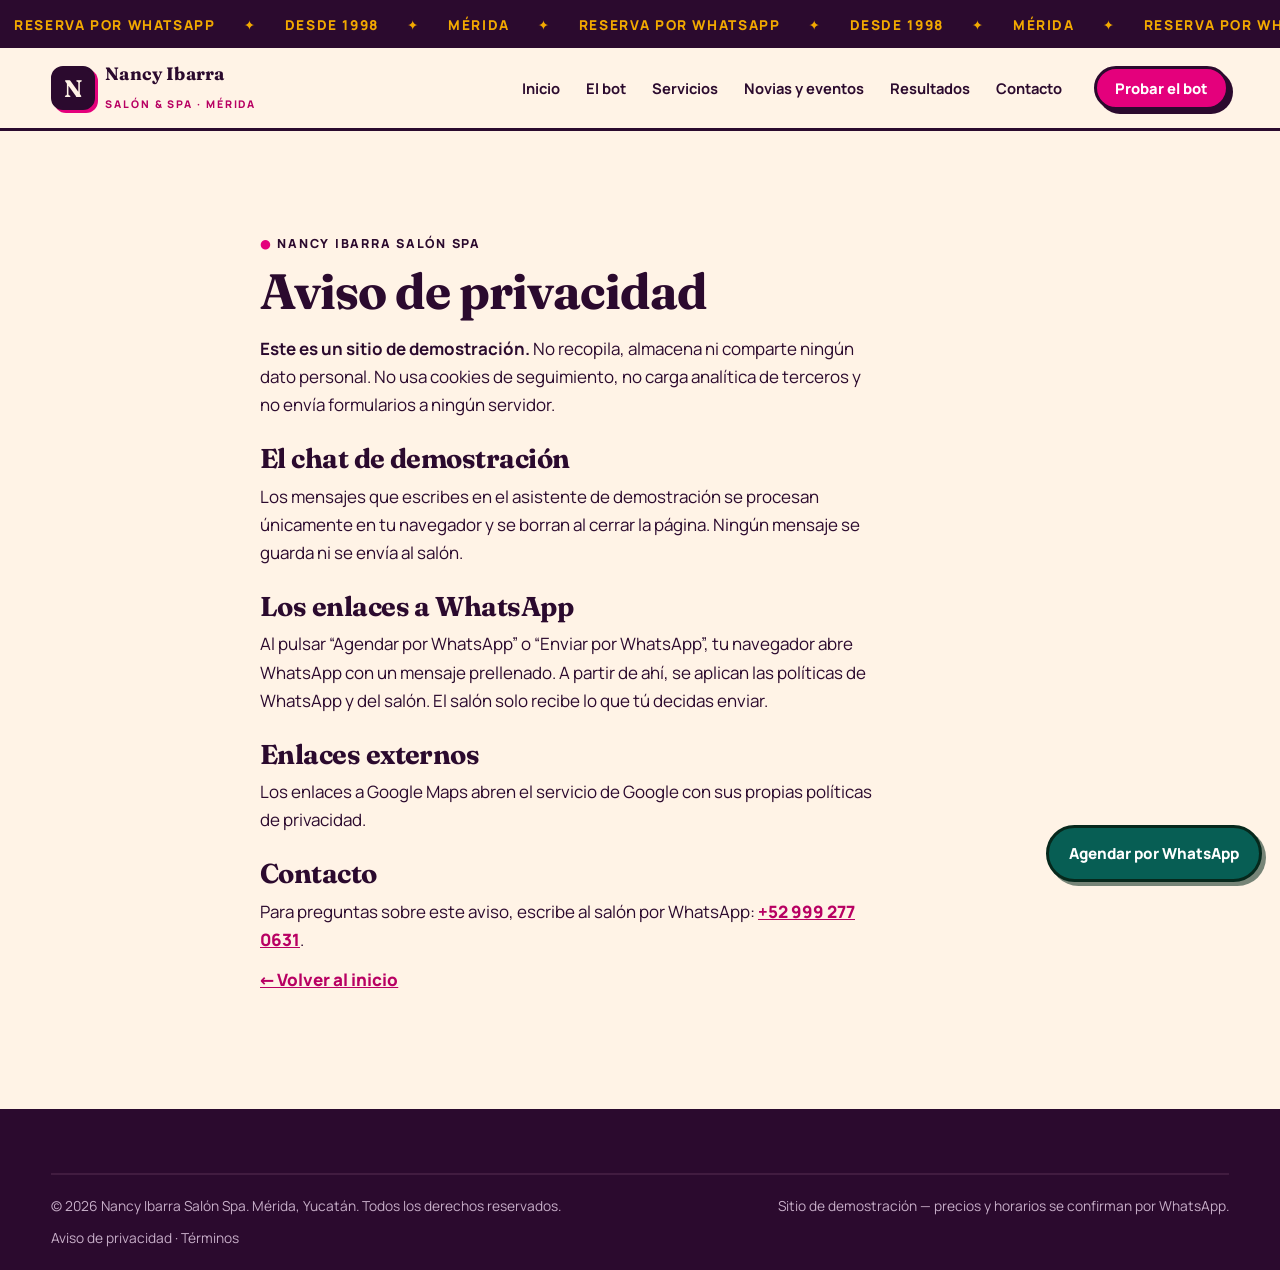
<file: privacidad.html>
<!DOCTYPE html>
<html lang="es-MX">
<head>
<meta charset="UTF-8">
<meta name="viewport" content="width=device-width, initial-scale=1.0">
<title>Aviso de privacidad · Nancy Ibarra Salón Spa</title>
<meta name="description" content="Aviso de privacidad del sitio de demostración de Nancy Ibarra Salón Spa.">
<link rel="stylesheet" href="assets/styles.css">
</head>
<body>
<a class="skip-link" href="#contenido">Saltar al contenido</a>
<div class="marquee" aria-hidden="true"><div class="marquee-track"><span>Reserva por WhatsApp</span><span>✦</span><span>Desde 1998</span><span>✦</span><span>Mérida</span><span>✦</span><span>Reserva por WhatsApp</span><span>✦</span><span>Desde 1998</span><span>✦</span><span>Mérida</span><span>✦</span><span>Reserva por WhatsApp</span><span>✦</span><span>Desde 1998</span><span>✦</span><span>Mérida</span><span>✦</span></div></div>
<header class="site-header">
  <div class="wrap header-in">
    <a class="brand" href="index.html"><span class="brand-mark" aria-hidden="true">N</span><span><span class="brand-name">Nancy Ibarra</span><br><span class="brand-sub">Salón &amp; Spa · Mérida</span></span></a>
    <button class="nav-toggle" aria-expanded="false" aria-label="Abrir menú" aria-controls="nav-principal"><svg width="22" height="22" viewBox="0 0 24 24" fill="none" stroke="#2B0A2E" stroke-width="2.5" stroke-linecap="round"><path d="M4 7h16M4 12h16M4 17h16"/></svg></button>
    <nav class="main-nav" id="nav-principal" aria-label="Navegación principal">
      <a href="index.html">Inicio</a><a href="bot.html">El bot</a><a href="servicios.html">Servicios</a><a href="novias-eventos.html">Novias y eventos</a><a href="resultados.html">Resultados</a><a href="contacto.html">Contacto</a>
    </nav>
    <a class="btn btn-pink btn-sm header-cta" href="bot.html">Probar el bot</a>
  </div>
</header>
<main id="contenido">
  <section class="legal wrap">
    <p class="eyebrow"><span class="dot">●</span> Nancy Ibarra Salón Spa</p>
    <h2>Aviso de privacidad</h2>
    <p><strong>Este es un sitio de demostración.</strong> No recopila, almacena ni comparte ningún dato personal. No usa cookies de seguimiento, no carga analítica de terceros y no envía formularios a ningún servidor.</p>
    <h3>El chat de demostración</h3>
    <p>Los mensajes que escribes en el asistente de demostración se procesan únicamente en tu navegador y se borran al cerrar la página. Ningún mensaje se guarda ni se envía al salón.</p>
    <h3>Los enlaces a WhatsApp</h3>
    <p>Al pulsar “Agendar por WhatsApp” o “Enviar por WhatsApp”, tu navegador abre WhatsApp con un mensaje prellenado. A partir de ahí, se aplican las políticas de WhatsApp y del salón. El salón solo recibe lo que tú decidas enviar.</p>
    <h3>Enlaces externos</h3>
    <p>Los enlaces a Google Maps abren el servicio de Google con sus propias políticas de privacidad.</p>
    <h3>Contacto</h3>
    <p>Para preguntas sobre este aviso, escribe al salón por WhatsApp: <a href="#" data-wa style="font-weight:800;color:var(--pink-dark)"><span data-phone>+52 999 277 0631</span></a>.</p>
    <p><a href="index.html" style="font-weight:800;color:var(--pink-dark)">← Volver al inicio</a></p>
  </section>
</main>
<footer class="site-footer">
  <div class="wrap">
    <div class="foot-bottom">
      <span>© <span data-year>2026</span> <span data-biz>Nancy Ibarra Salón Spa</span>. Mérida, Yucatán. Todos los derechos reservados.</span>
      <span>Sitio de demostración — precios y horarios se confirman por WhatsApp.</span>
      <span><a href="privacidad.html">Aviso de privacidad</a> · <a href="terminos.html">Términos</a></span>
    </div>
  </div>
</footer>
<a class="sticky-cta" href="#" data-wa><span>Agendar por WhatsApp</span></a>
<script src="assets/site.js"></script>
<script src="assets/bot.js"></script>
</body>
</html>
</file>
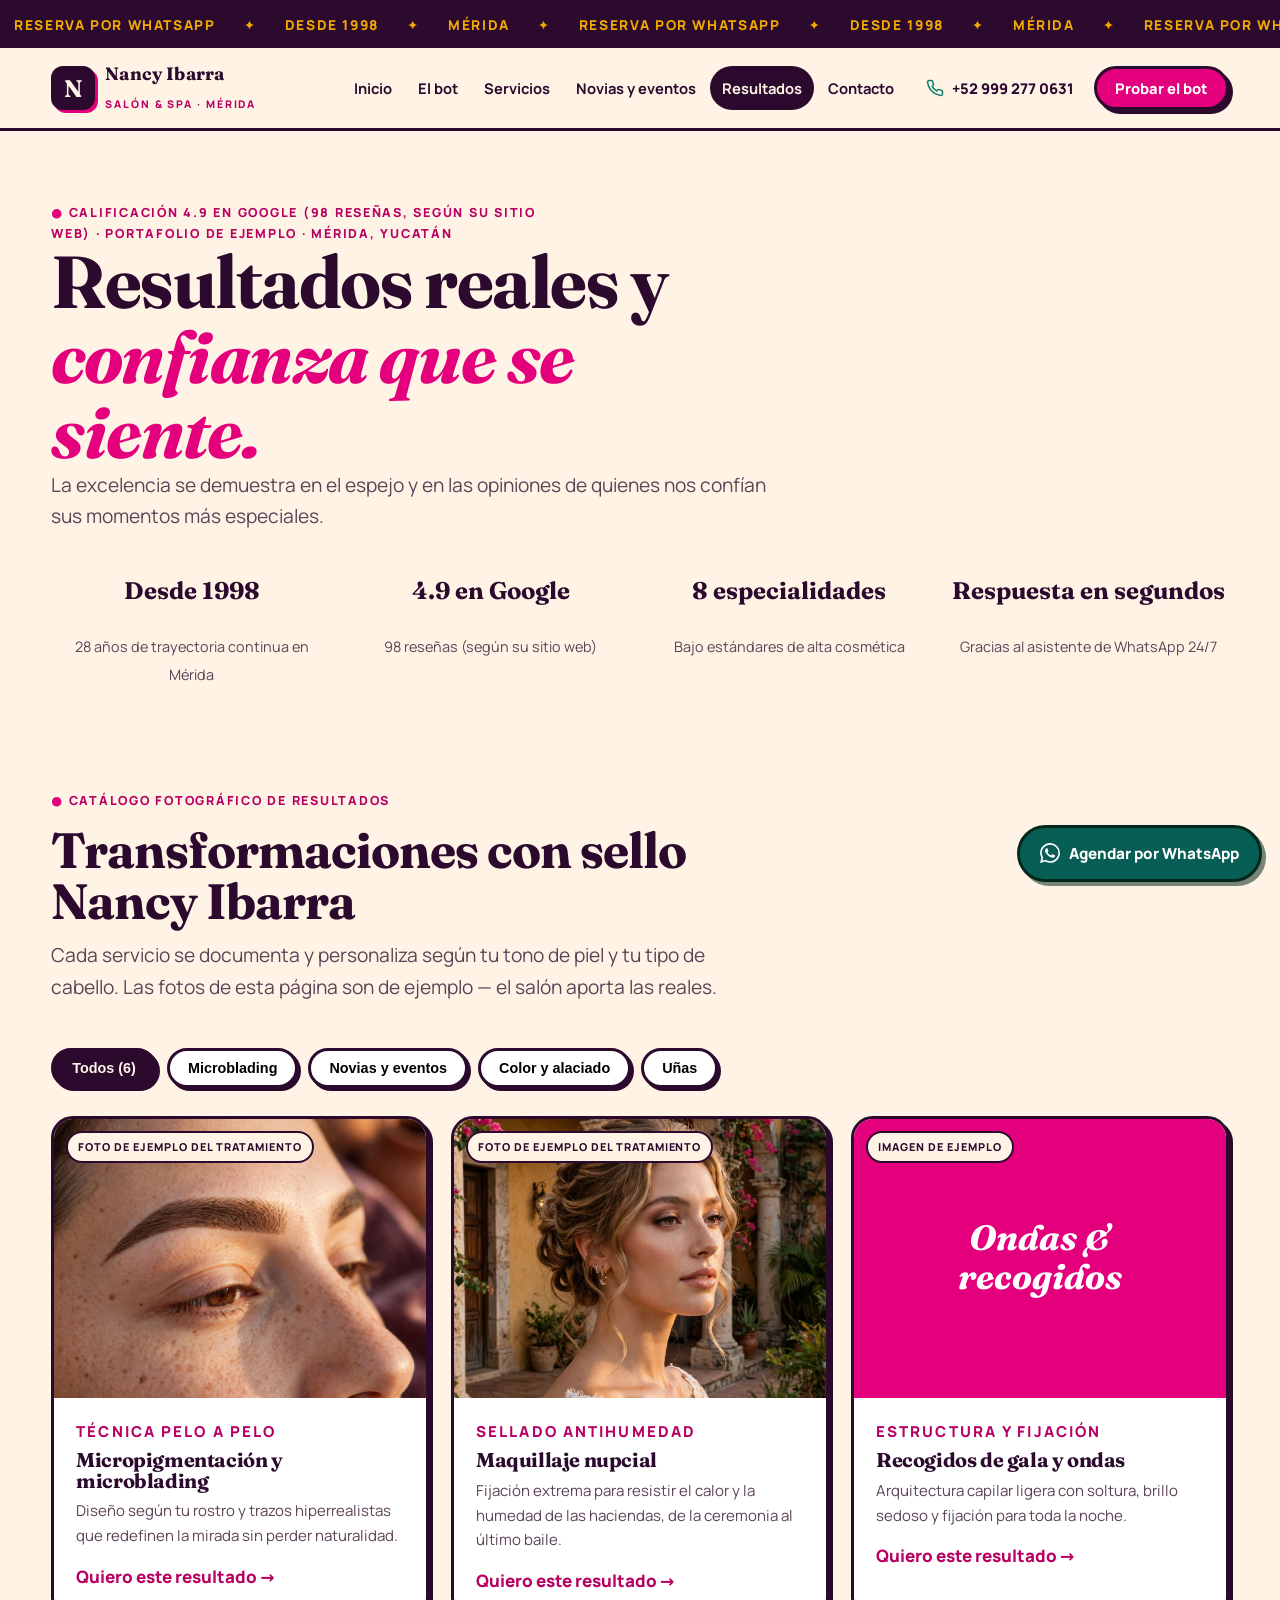
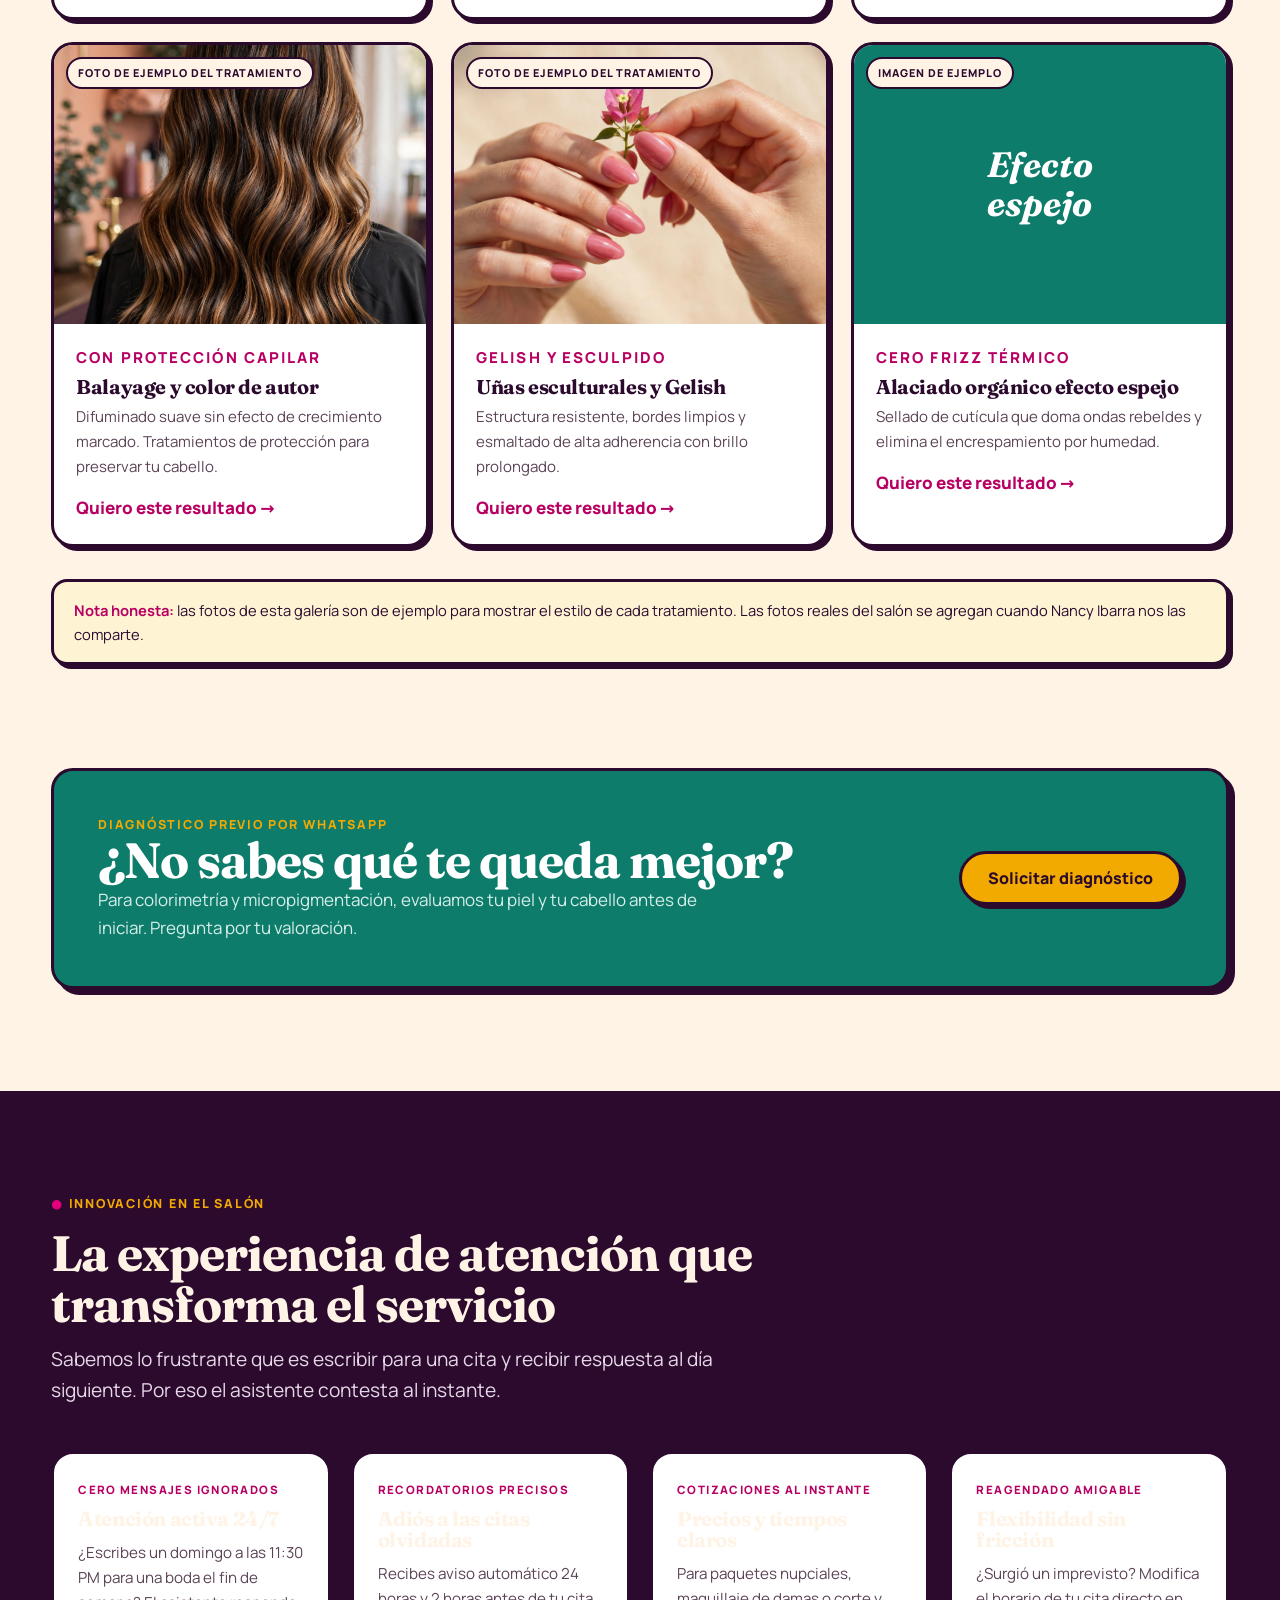
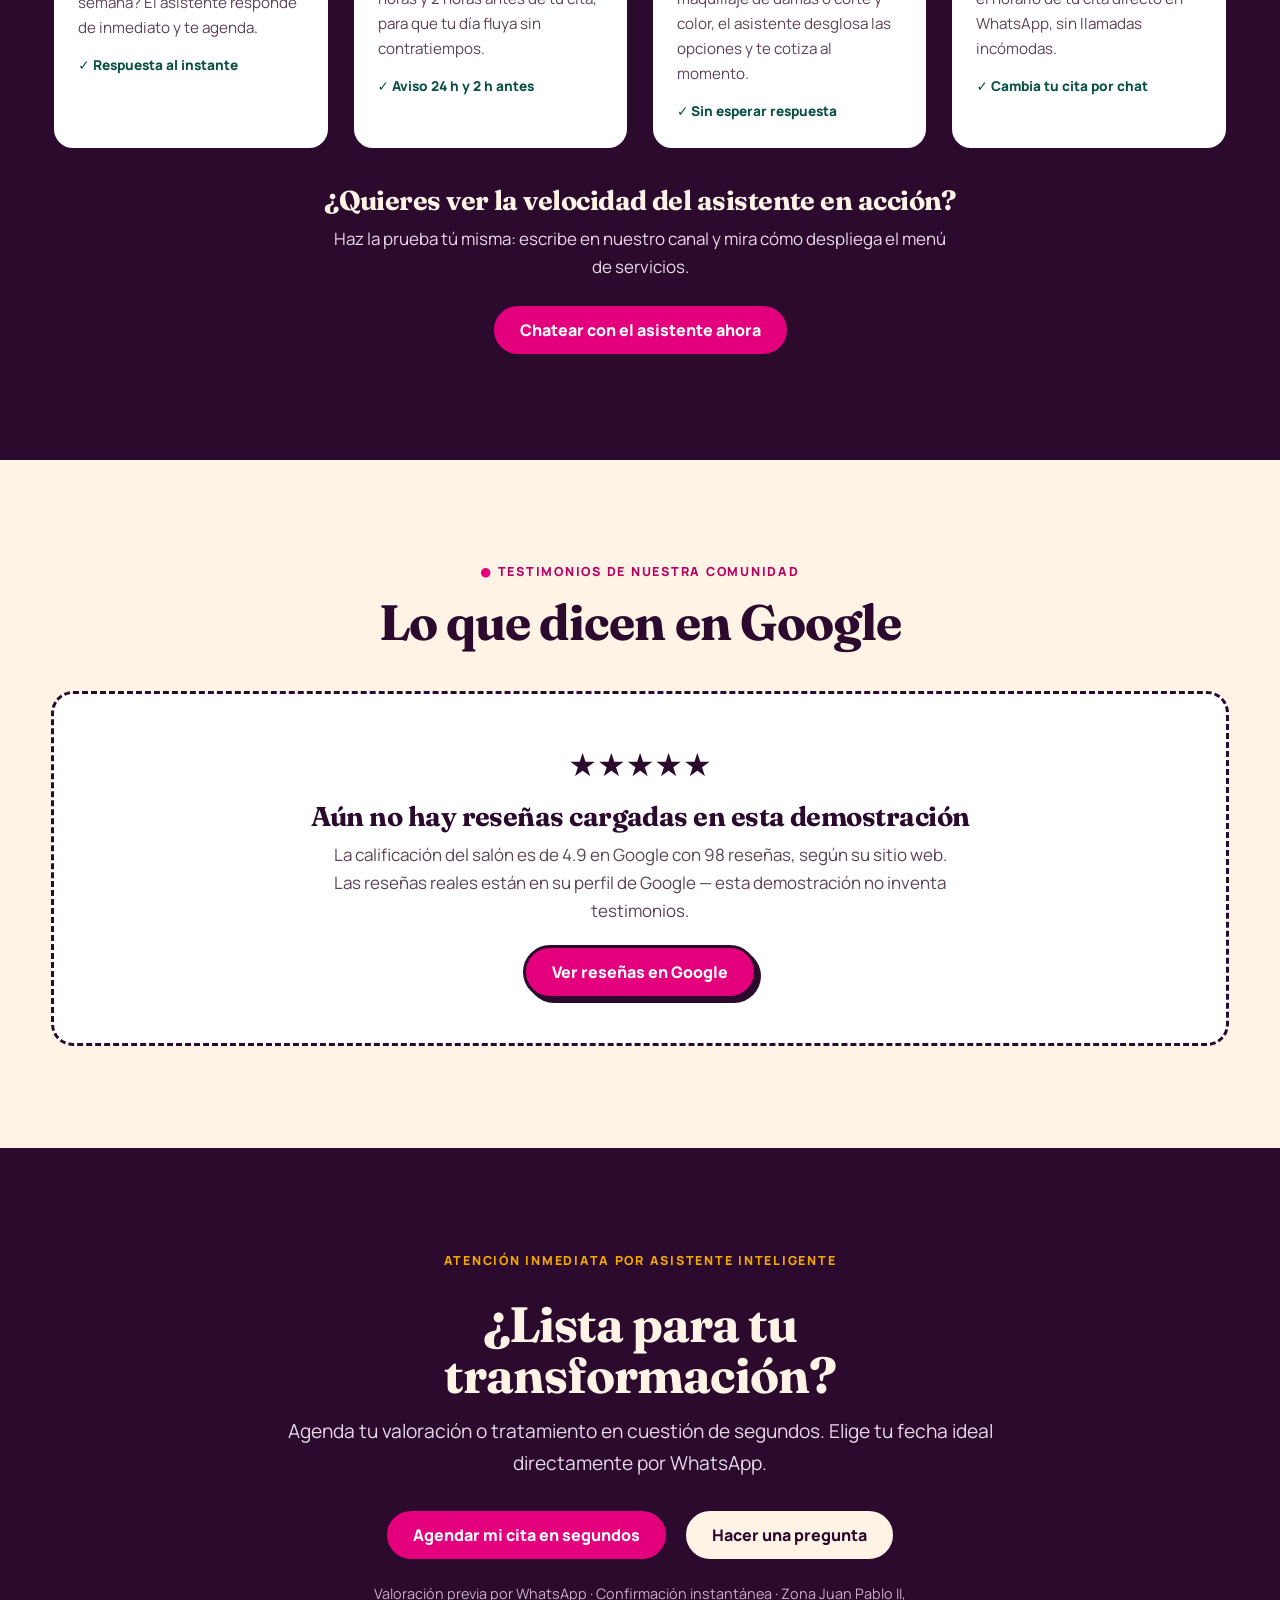
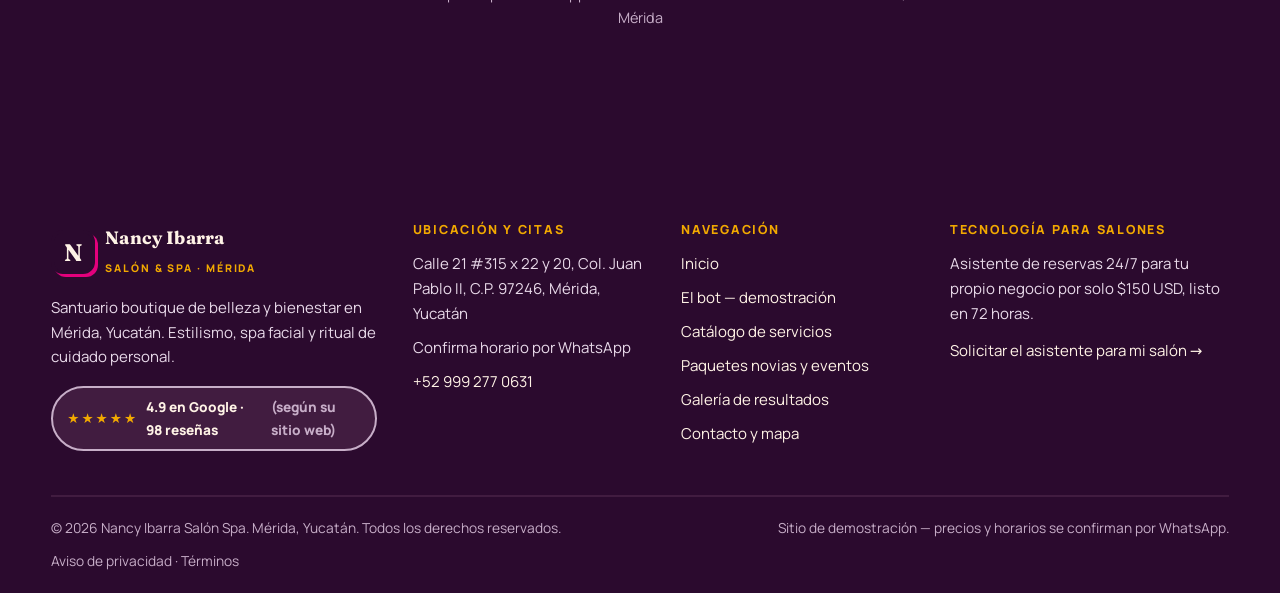
<file: resultados.html>
<!DOCTYPE html>
<html lang="es-MX">
<head>
<meta charset="UTF-8">
<meta name="viewport" content="width=device-width, initial-scale=1.0">
<title>Resultados · Nancy Ibarra Salón Spa — Transformaciones en Mérida</title>
<meta name="description" content="Resultados de Nancy Ibarra Salón Spa en Mérida: 4.9 en Google según su sitio web, fotos de ejemplo de tratamientos y el asistente de WhatsApp que agenda en segundos.">
<meta property="og:title" content="Resultados reales y confianza que se siente — Nancy Ibarra">
<meta property="og:type" content="website">
<link rel="stylesheet" href="assets/styles.css">
</head>
<body>
<a class="skip-link" href="#contenido">Saltar al contenido</a>

<div class="marquee" aria-hidden="true"><div class="marquee-track"><span>Reserva por WhatsApp</span><span>✦</span><span>Desde 1998</span><span>✦</span><span>Mérida</span><span>✦</span><span>Reserva por WhatsApp</span><span>✦</span><span>Desde 1998</span><span>✦</span><span>Mérida</span><span>✦</span><span>Reserva por WhatsApp</span><span>✦</span><span>Desde 1998</span><span>✦</span><span>Mérida</span><span>✦</span></div></div>

<header class="site-header">
  <div class="wrap header-in">
    <a class="brand" href="index.html" aria-label="Nancy Ibarra Salón Spa — Inicio">
      <span class="brand-mark" aria-hidden="true">N</span>
      <span><span class="brand-name">Nancy Ibarra</span><br><span class="brand-sub">Salón &amp; Spa · Mérida</span></span>
    </a>
    <button class="nav-toggle" aria-expanded="false" aria-label="Abrir menú" aria-controls="nav-principal">
      <svg width="22" height="22" viewBox="0 0 24 24" fill="none" stroke="#2B0A2E" stroke-width="2.5" stroke-linecap="round"><path d="M4 7h16M4 12h16M4 17h16"/></svg>
    </button>
    <nav class="main-nav" id="nav-principal" aria-label="Navegación principal">
      <a href="index.html">Inicio</a>
      <a href="bot.html">El bot</a>
      <a href="servicios.html">Servicios</a>
      <a href="novias-eventos.html">Novias y eventos</a>
      <a href="resultados.html" aria-current="page">Resultados</a>
      <a href="contacto.html">Contacto</a>
    </nav>
    <a class="header-phone" href="tel:+529992770631">
      <svg width="18" height="18" viewBox="0 0 24 24" fill="none" stroke="#0E7C6B" stroke-width="2" stroke-linecap="round" stroke-linejoin="round"><path d="M22 16.9v3a2 2 0 0 1-2.2 2 19.8 19.8 0 0 1-8.6-3.1 19.5 19.5 0 0 1-6-6A19.8 19.8 0 0 1 2.1 4.2 2 2 0 0 1 4.1 2h3a2 2 0 0 1 2 1.7c.13.96.36 1.9.7 2.8a2 2 0 0 1-.45 2.1L8.1 9.9a16 16 0 0 0 6 6l1.3-1.3a2 2 0 0 1 2.1-.45c.9.34 1.84.57 2.8.7A2 2 0 0 1 22 16.9z"/></svg>
      <span data-phone>+52 999 277 0631</span>
    </a>
    <a class="btn btn-pink btn-sm header-cta" href="bot.html">Probar el bot</a>
  </div>
</header>

<main id="contenido">
  <!-- HERO -->
  <section class="hero">
    <div class="wrap">
      <div class="sec-head reveal">
        <p class="eyebrow"><span class="dot">●</span> Calificación 4.9 en Google (98 reseñas, según su sitio web) · Portafolio de ejemplo · Mérida, Yucatán</p>
        <h1>Resultados reales y <em class="accent">confianza que se siente.</em></h1>
        <p class="lead">La excelencia se demuestra en el espejo y en las opiniones de quienes nos confían sus momentos más especiales.</p>
      </div>
      <div class="stat-row reveal">
        <div class="stat"><strong>Desde 1998</strong><span><span data-years>28</span> años de trayectoria continua en Mérida</span></div>
        <div class="stat"><strong>4.9 en Google</strong><span>98 reseñas (según su sitio web)</span></div>
        <div class="stat"><strong>8 especialidades</strong><span>Bajo estándares de alta cosmética</span></div>
        <div class="stat"><strong>Respuesta en segundos</strong><span>Gracias al asistente de WhatsApp 24/7</span></div>
      </div>
    </div>
  </section>

  <!-- GALERÍA -->
  <section aria-labelledby="galeria-titulo" style="padding-top:0">
    <div class="wrap">
      <div class="sec-head reveal">
        <p class="eyebrow"><span class="dot">●</span> Catálogo fotográfico de resultados</p>
        <h2 id="galeria-titulo">Transformaciones con sello Nancy Ibarra</h2>
        <p class="lead">Cada servicio se documenta y personaliza según tu tono de piel y tu tipo de cabello. Las fotos de esta página son de ejemplo — el salón aporta las reales.</p>
      </div>
      <div class="chips reveal" data-filter-group=".gallery .g-card" role="group" aria-label="Filtrar galería">
        <button class="chip" type="button" data-filter="todos" aria-pressed="true">Todos (6)</button>
        <button class="chip" type="button" data-filter="microblading" aria-pressed="false">Microblading</button>
        <button class="chip" type="button" data-filter="novias" aria-pressed="false">Novias y eventos</button>
        <button class="chip" type="button" data-filter="color" aria-pressed="false">Color y alaciado</button>
        <button class="chip" type="button" data-filter="unas" aria-pressed="false">Uñas</button>
      </div>
      <div class="gallery">
        <article class="g-card reveal" data-cat="microblading">
          <div class="g-img">
            <img src="assets/microblading.jpg" alt="Cejas definidas con técnica pelo a pelo — foto de ejemplo del tratamiento" loading="lazy">
            <span class="g-flag">Foto de ejemplo del tratamiento</span>
          </div>
          <div class="g-body">
            <p class="eyebrow" style="color:var(--pink-dark)">Técnica pelo a pelo</p>
            <h3>Micropigmentación y microblading</h3>
            <p>Diseño según tu rostro y trazos hiperrealistas que redefinen la mirada sin perder naturalidad.</p>
            <a class="g-link" href="#" data-wa>Quiero este resultado →</a>
          </div>
        </article>
        <article class="g-card reveal" data-cat="novias">
          <div class="g-img">
            <img src="assets/novias.jpg" alt="Novia con peinado recogido y maquillaje suave en hacienda — foto de ejemplo del tratamiento" loading="lazy">
            <span class="g-flag">Foto de ejemplo del tratamiento</span>
          </div>
          <div class="g-body">
            <p class="eyebrow" style="color:var(--pink-dark)">Sellado antihumedad</p>
            <h3>Maquillaje nupcial</h3>
            <p>Fijación extrema para resistir el calor y la humedad de las haciendas, de la ceremonia al último baile.</p>
            <a class="g-link" href="#" data-wa>Quiero este resultado →</a>
          </div>
        </article>
        <article class="g-card reveal" data-cat="novias">
          <div class="g-art">
            <span class="g-flag" style="position:absolute;left:12px;top:12px;background:var(--cream);color:var(--plum);font-size:.68rem;font-weight:800;letter-spacing:.09em;text-transform:uppercase;padding:5px 10px;border-radius:999px;border:2px solid var(--plum)">Imagen de ejemplo</span>
            <span class="g-word">Ondas &amp;<br>recogidos</span>
          </div>
          <div class="g-body">
            <p class="eyebrow" style="color:var(--pink-dark)">Estructura y fijación</p>
            <h3>Recogidos de gala y ondas</h3>
            <p>Arquitectura capilar ligera con soltura, brillo sedoso y fijación para toda la noche.</p>
            <a class="g-link" href="#" data-wa>Quiero este resultado →</a>
          </div>
        </article>
        <article class="g-card reveal" data-cat="color">
          <div class="g-img">
            <img src="assets/balayage.jpg" alt="Cabello largo con balayage cálido y ondas suaves — foto de ejemplo del tratamiento" loading="lazy">
            <span class="g-flag">Foto de ejemplo del tratamiento</span>
          </div>
          <div class="g-body">
            <p class="eyebrow" style="color:var(--pink-dark)">Con protección capilar</p>
            <h3>Balayage y color de autor</h3>
            <p>Difuminado suave sin efecto de crecimiento marcado. Tratamientos de protección para preservar tu cabello.</p>
            <a class="g-link" href="#" data-wa>Quiero este resultado →</a>
          </div>
        </article>
        <article class="g-card reveal" data-cat="unas">
          <div class="g-img">
            <img src="assets/unas.jpg" alt="Manos con manicure en gel rosa sosteniendo una flor de bugambilia — foto de ejemplo del tratamiento" loading="lazy">
            <span class="g-flag">Foto de ejemplo del tratamiento</span>
          </div>
          <div class="g-body">
            <p class="eyebrow" style="color:var(--pink-dark)">Gelish y esculpido</p>
            <h3>Uñas esculturales y Gelish</h3>
            <p>Estructura resistente, bordes limpios y esmaltado de alta adherencia con brillo prolongado.</p>
            <a class="g-link" href="#" data-wa>Quiero este resultado →</a>
          </div>
        </article>
        <article class="g-card reveal" data-cat="color">
          <div class="g-art alt">
            <span class="g-flag" style="position:absolute;left:12px;top:12px;background:var(--cream);color:var(--plum);font-size:.68rem;font-weight:800;letter-spacing:.09em;text-transform:uppercase;padding:5px 10px;border-radius:999px;border:2px solid var(--plum)">Imagen de ejemplo</span>
            <span class="g-word">Efecto<br>espejo</span>
          </div>
          <div class="g-body">
            <p class="eyebrow" style="color:var(--pink-dark)">Cero frizz térmico</p>
            <h3>Alaciado orgánico efecto espejo</h3>
            <p>Sellado de cutícula que doma ondas rebeldes y elimina el encrespamiento por humedad.</p>
            <a class="g-link" href="#" data-wa>Quiero este resultado →</a>
          </div>
        </article>
      </div>
      <div class="demo-note reveal" style="margin-top:32px">
        <strong>Nota honesta:</strong> las fotos de esta galería son de ejemplo para mostrar el estilo de cada tratamiento. Las fotos reales del salón se agregan cuando Nancy Ibarra nos las comparte.
      </div>
    </div>
  </section>

  <!-- DIAGNÓSTICO -->
  <section aria-label="Diagnóstico previo" style="padding-top:0">
    <div class="wrap">
      <div class="offer reveal" style="background:var(--jade)">
        <div>
          <p class="eyebrow" style="color:var(--marigold)">Diagnóstico previo por WhatsApp</p>
          <h2>¿No sabes qué te queda mejor?</h2>
          <p style="color:#D6EFEA">Para colorimetría y micropigmentación, evaluamos tu piel y tu cabello antes de iniciar. Pregunta por tu valoración.</p>
        </div>
        <a class="btn btn-gold" href="#" data-wa>Solicitar diagnóstico</a>
      </div>
    </div>
  </section>

  <!-- IMPACTO DEL BOT -->
  <section class="section-dark" aria-labelledby="impacto-titulo">
    <div class="wrap">
      <div class="sec-head reveal">
        <p class="eyebrow"><span class="dot">●</span> Innovación en el salón</p>
        <h2 id="impacto-titulo">La experiencia de atención que transforma el servicio</h2>
        <p class="lead">Sabemos lo frustrante que es escribir para una cita y recibir respuesta al día siguiente. Por eso el asistente contesta al instante.</p>
      </div>
      <div class="cap-grid">
        <article class="cap reveal">
          <p class="cap-kicker">Cero mensajes ignorados</p>
          <h3>Atención activa 24/7</h3>
          <p>¿Escribes un domingo a las 11:30 PM para una boda el fin de semana? El asistente responde de inmediato y te agenda.</p>
          <span class="cap-foot">✓ Respuesta al instante</span>
        </article>
        <article class="cap reveal">
          <p class="cap-kicker">Recordatorios precisos</p>
          <h3>Adiós a las citas olvidadas</h3>
          <p>Recibes aviso automático 24 horas y 2 horas antes de tu cita, para que tu día fluya sin contratiempos.</p>
          <span class="cap-foot">✓ Aviso 24 h y 2 h antes</span>
        </article>
        <article class="cap reveal">
          <p class="cap-kicker">Cotizaciones al instante</p>
          <h3>Precios y tiempos claros</h3>
          <p>Para paquetes nupciales, maquillaje de damas o corte y color, el asistente desglosa las opciones y te cotiza al momento.</p>
          <span class="cap-foot">✓ Sin esperar respuesta</span>
        </article>
        <article class="cap reveal">
          <p class="cap-kicker">Reagendado amigable</p>
          <h3>Flexibilidad sin fricción</h3>
          <p>¿Surgió un imprevisto? Modifica el horario de tu cita directo en WhatsApp, sin llamadas incómodas.</p>
          <span class="cap-foot">✓ Cambia tu cita por chat</span>
        </article>
      </div>
      <div style="margin-top:36px;text-align:center" class="reveal">
        <h3 style="color:var(--cream);margin-bottom:10px">¿Quieres ver la velocidad del asistente en acción?</h3>
        <p style="color:#E8D9E9;margin:0 auto 22px">Haz la prueba tú misma: escribe en nuestro canal y mira cómo despliega el menú de servicios.</p>
        <a class="btn btn-pink" href="bot.html">Chatear con el asistente ahora</a>
      </div>
    </div>
  </section>

  <!-- RESEÑAS: ESTADO HONESTO -->
  <section aria-labelledby="resenas-titulo">
    <div class="wrap">
      <div class="sec-head center reveal">
        <p class="eyebrow"><span class="dot">●</span> Testimonios de nuestra comunidad</p>
        <h2 id="resenas-titulo">Lo que dicen en Google</h2>
      </div>
      <div class="empty-state reveal">
        <span style="font-size:2rem" aria-hidden="true">★★★★★</span>
        <h3>Aún no hay reseñas cargadas en esta demostración</h3>
        <p>La calificación del salón es de 4.9 en Google con 98 reseñas, según su sitio web. Las reseñas reales están en su perfil de Google — esta demostración no inventa testimonios.</p>
        <a class="btn btn-pink" href="#" data-maps>Ver reseñas en Google</a>
      </div>
    </div>
  </section>

  <!-- CTA FINAL -->
  <section class="section-dark final-cta" aria-labelledby="cta-titulo">
    <div class="wrap reveal">
      <p class="eyebrow" style="color:var(--marigold)">Atención inmediata por asistente inteligente</p>
      <h2 id="cta-titulo">¿Lista para tu transformación?</h2>
      <p class="lead">Agenda tu valoración o tratamiento en cuestión de segundos. Elige tu fecha ideal directamente por WhatsApp.</p>
      <div class="cta-row">
        <a class="btn btn-pink" href="#" data-wa>Agendar mi cita en segundos</a>
        <a class="btn btn-cream" href="#" data-wa>Hacer una pregunta</a>
      </div>
      <p class="fine">Valoración previa por WhatsApp · Confirmación instantánea · Zona Juan Pablo II, Mérida</p>
    </div>
  </section>
</main>

<footer class="site-footer">
  <div class="wrap">
    <div class="foot-grid">
      <div class="foot-brand">
        <a class="brand" href="index.html">
          <span class="brand-mark" aria-hidden="true">N</span>
          <span><span class="brand-name">Nancy Ibarra</span><br><span class="brand-sub">Salón &amp; Spa · Mérida</span></span>
        </a>
        <p style="margin-top:16px">Santuario boutique de belleza y bienestar en Mérida, Yucatán. Estilismo, spa facial y ritual de cuidado personal.</p>
        <span class="foot-rating"><span class="stars" aria-hidden="true">★★★★★</span> 4.9 en Google · 98 reseñas <span style="color:#C7AEC8">(según su sitio web)</span></span>
      </div>
      <div>
        <h4>Ubicación y citas</h4>
        <ul>
          <li data-address>Calle 21 #315 x 22 y 20, Col. Juan Pablo II, C.P. 97246, Mérida, Yucatán</li>
          <li>Confirma horario por WhatsApp</li>
          <li><a href="tel:+529992770631" data-phone>+52 999 277 0631</a></li>
        </ul>
      </div>
      <div>
        <h4>Navegación</h4>
        <ul>
          <li><a href="index.html">Inicio</a></li>
          <li><a href="bot.html">El bot — demostración</a></li>
          <li><a href="servicios.html">Catálogo de servicios</a></li>
          <li><a href="novias-eventos.html">Paquetes novias y eventos</a></li>
          <li><a href="resultados.html">Galería de resultados</a></li>
          <li><a href="contacto.html">Contacto y mapa</a></li>
        </ul>
      </div>
      <div>
        <h4>Tecnología para salones</h4>
        <p>Asistente de reservas 24/7 para tu propio negocio por solo $150 USD, listo en 72 horas.</p>
        <p style="margin-top:12px"><a href="contacto.html#oferta">Solicitar el asistente para mi salón →</a></p>
      </div>
    </div>
    <div class="foot-bottom">
      <span>© <span data-year>2026</span> <span data-biz>Nancy Ibarra Salón Spa</span>. Mérida, Yucatán. Todos los derechos reservados.</span>
      <span>Sitio de demostración — precios y horarios se confirman por WhatsApp.</span>
      <span><a href="privacidad.html">Aviso de privacidad</a> · <a href="terminos.html">Términos</a></span>
    </div>
  </div>
</footer>

<a class="sticky-cta" href="#" data-wa>
  <svg width="20" height="20" viewBox="0 0 24 24" fill="currentColor" aria-hidden="true"><path d="M17.472 14.382c-.297-.149-1.758-.867-2.03-.967-.273-.099-.471-.148-.67.15-.197.297-.767.966-.94 1.164-.173.199-.347.223-.644.075-.297-.15-1.255-.463-2.39-1.475-.883-.788-1.48-1.761-1.653-2.059-.173-.297-.018-.458.13-.606.134-.133.298-.347.446-.52.149-.174.198-.298.298-.497.099-.198.05-.371-.025-.52-.075-.149-.669-1.612-.916-2.207-.242-.579-.487-.5-.669-.51-.173-.008-.371-.01-.57-.01-.198 0-.52.074-.792.372-.272.297-1.04 1.016-1.04 2.479 0 1.462 1.065 2.875 1.213 3.074.149.198 2.096 3.2 5.077 4.487.709.306 1.262.489 1.694.625.712.227 1.36.195 1.871.118.571-.085 1.758-.719 2.006-1.413.248-.694.248-1.289.173-1.413-.074-.124-.272-.198-.57-.347m-5.421 7.403h-.004a9.87 9.87 0 01-5.031-1.378l-.361-.214-3.741.982.998-3.648-.235-.374a9.86 9.86 0 01-1.51-5.26c.001-5.45 4.436-9.884 9.888-9.884 2.64 0 5.122 1.03 6.988 2.898a9.825 9.825 0 012.893 6.994c-.003 5.45-4.437 9.884-9.885 9.884m8.413-18.297A11.815 11.815 0 0012.05 0C5.495 0 .16 5.335.157 11.892c0 2.096.547 4.142 1.588 5.945L.057 24l6.305-1.654a11.882 11.882 0 005.683 1.448h.005c6.554 0 11.89-5.335 11.893-11.893a11.821 11.821 0 00-3.48-8.413Z"/></svg>
  <span>Agendar por WhatsApp</span>
</a>

<script src="assets/site.js"></script>
<script src="assets/bot.js"></script>
</body>
</html>
</file>
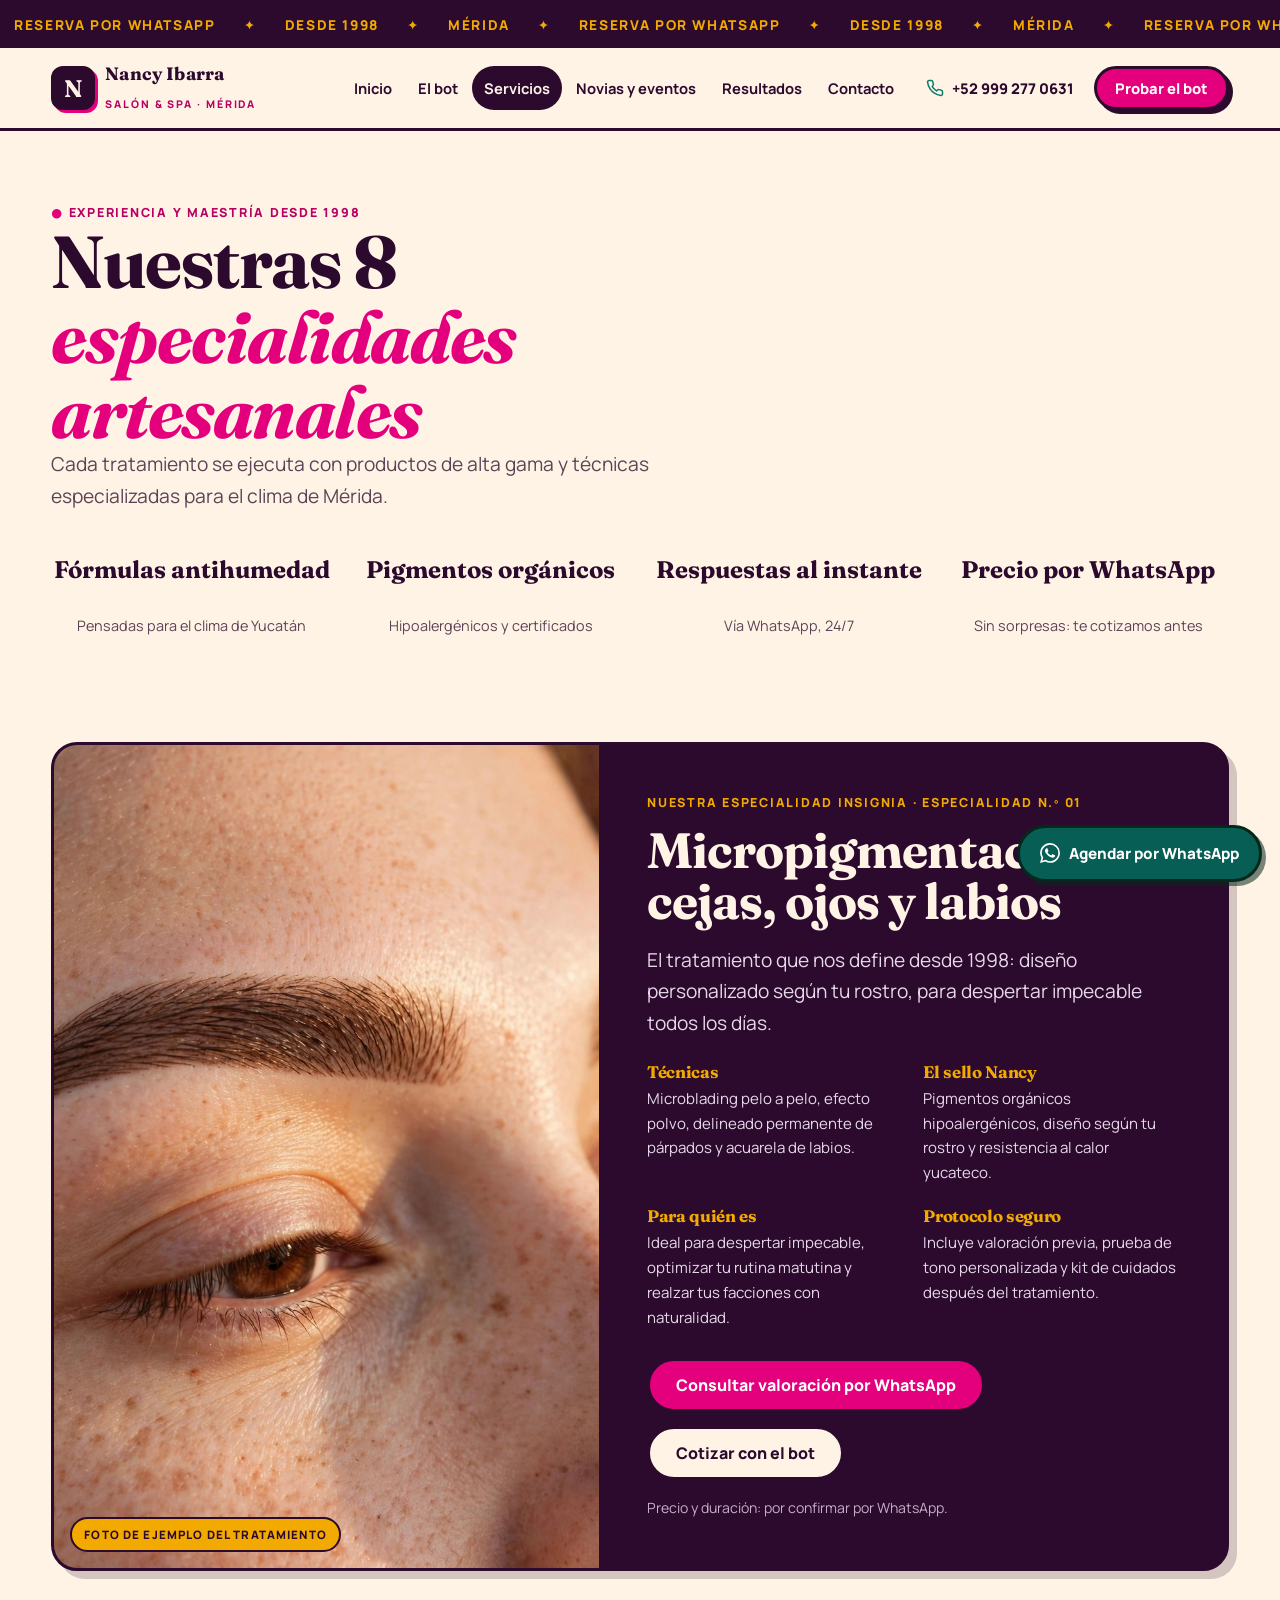
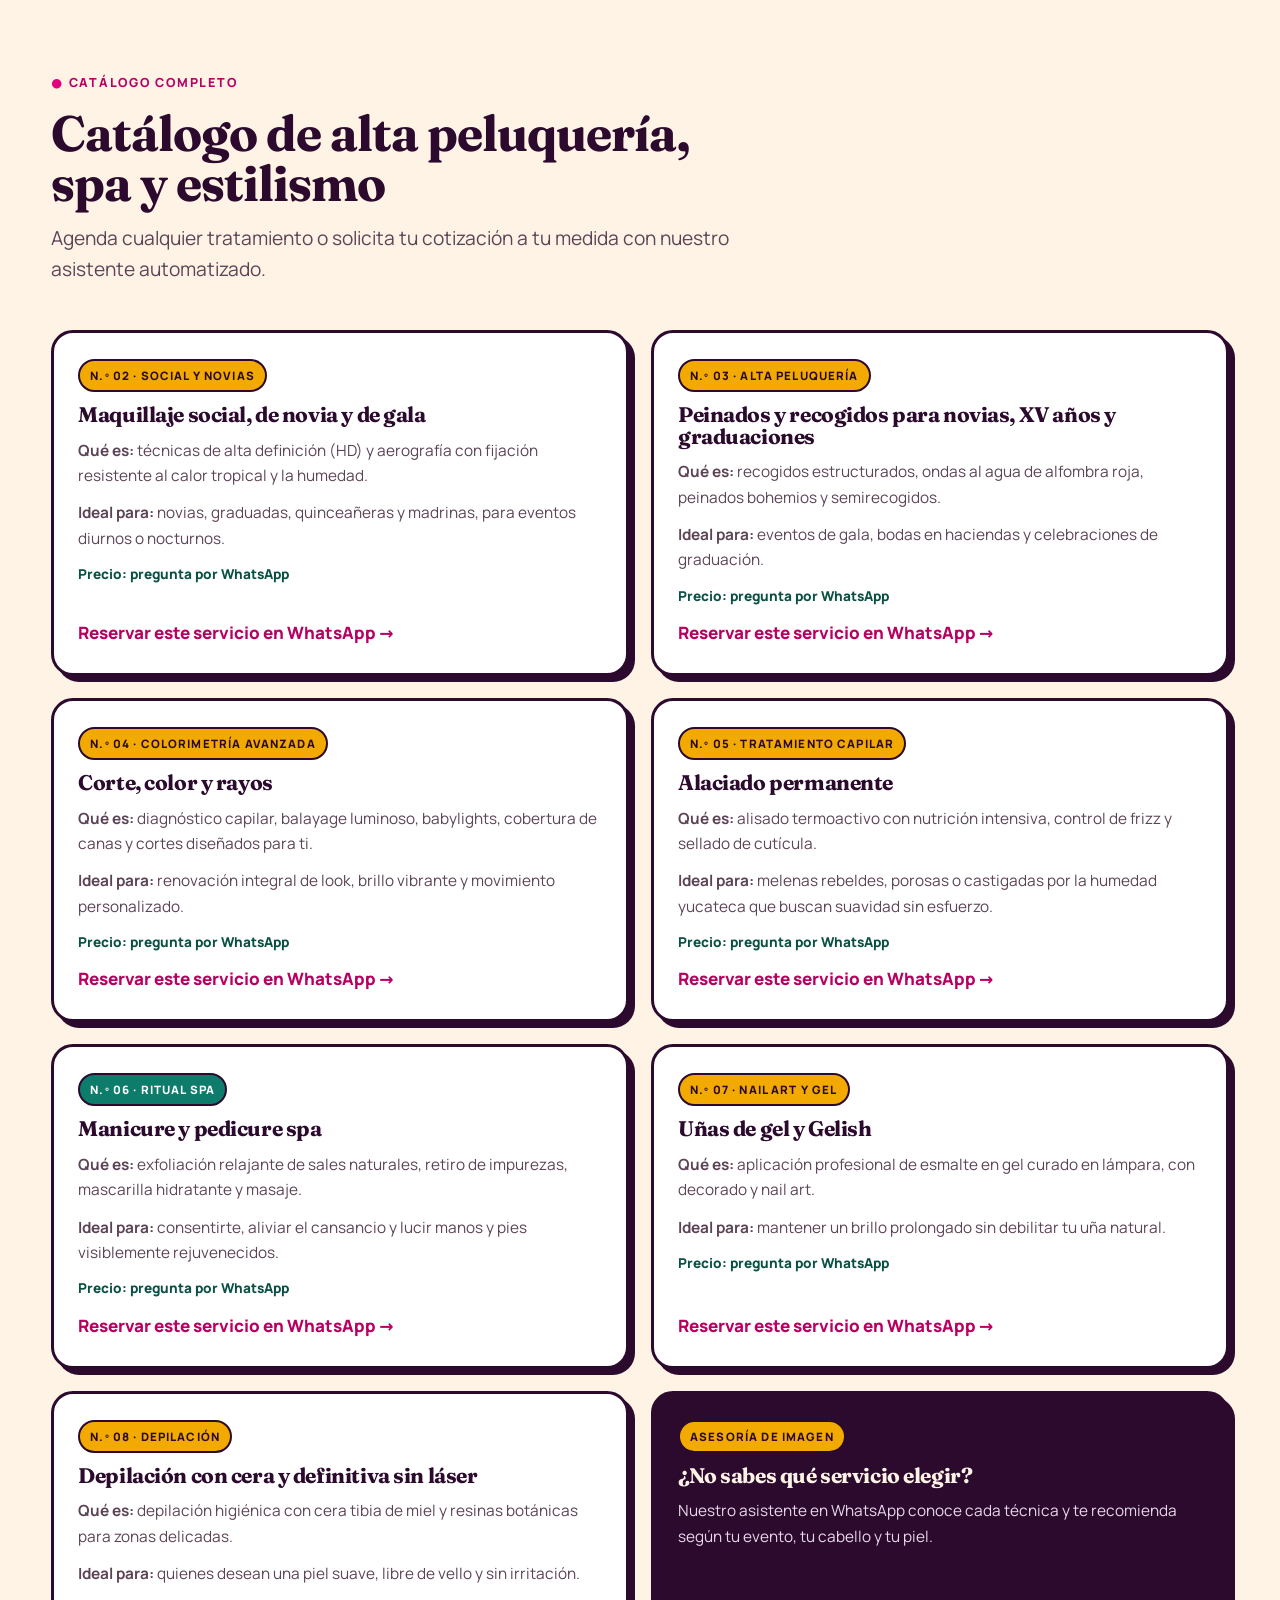
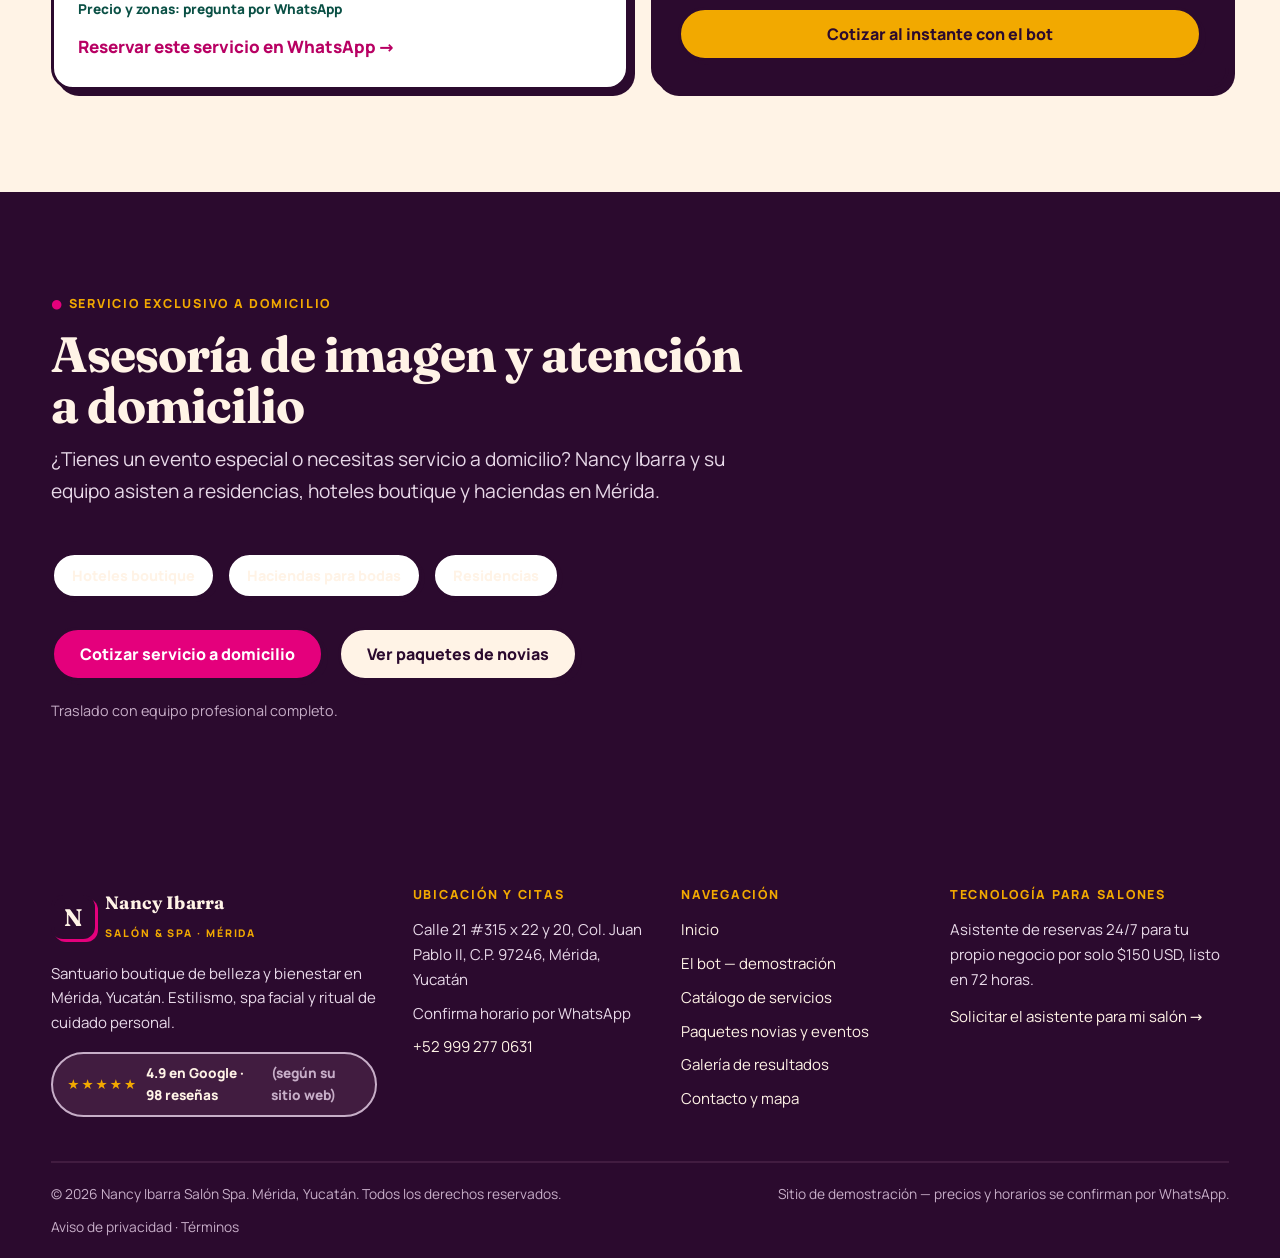
<file: servicios.html>
<!DOCTYPE html>
<html lang="es-MX">
<head>
<meta charset="UTF-8">
<meta name="viewport" content="width=device-width, initial-scale=1.0">
<title>Servicios · Nancy Ibarra Salón Spa — 8 especialidades en Mérida</title>
<meta name="description" content="Las 8 especialidades de Nancy Ibarra Salón Spa: micropigmentación, maquillaje de novia, peinados, color, alaciado, manicure spa, uñas de gel y depilación. Mérida, Yucatán.">
<meta property="og:title" content="Nuestras 8 especialidades artesanales — Nancy Ibarra">
<meta property="og:type" content="website">
<link rel="stylesheet" href="assets/styles.css">
</head>
<body>
<a class="skip-link" href="#contenido">Saltar al contenido</a>

<div class="marquee" aria-hidden="true"><div class="marquee-track"><span>Reserva por WhatsApp</span><span>✦</span><span>Desde 1998</span><span>✦</span><span>Mérida</span><span>✦</span><span>Reserva por WhatsApp</span><span>✦</span><span>Desde 1998</span><span>✦</span><span>Mérida</span><span>✦</span><span>Reserva por WhatsApp</span><span>✦</span><span>Desde 1998</span><span>✦</span><span>Mérida</span><span>✦</span></div></div>

<header class="site-header">
  <div class="wrap header-in">
    <a class="brand" href="index.html" aria-label="Nancy Ibarra Salón Spa — Inicio">
      <span class="brand-mark" aria-hidden="true">N</span>
      <span><span class="brand-name">Nancy Ibarra</span><br><span class="brand-sub">Salón &amp; Spa · Mérida</span></span>
    </a>
    <button class="nav-toggle" aria-expanded="false" aria-label="Abrir menú" aria-controls="nav-principal">
      <svg width="22" height="22" viewBox="0 0 24 24" fill="none" stroke="#2B0A2E" stroke-width="2.5" stroke-linecap="round"><path d="M4 7h16M4 12h16M4 17h16"/></svg>
    </button>
    <nav class="main-nav" id="nav-principal" aria-label="Navegación principal">
      <a href="index.html">Inicio</a>
      <a href="bot.html">El bot</a>
      <a href="servicios.html" aria-current="page">Servicios</a>
      <a href="novias-eventos.html">Novias y eventos</a>
      <a href="resultados.html">Resultados</a>
      <a href="contacto.html">Contacto</a>
    </nav>
    <a class="header-phone" href="tel:+529992770631">
      <svg width="18" height="18" viewBox="0 0 24 24" fill="none" stroke="#0E7C6B" stroke-width="2" stroke-linecap="round" stroke-linejoin="round"><path d="M22 16.9v3a2 2 0 0 1-2.2 2 19.8 19.8 0 0 1-8.6-3.1 19.5 19.5 0 0 1-6-6A19.8 19.8 0 0 1 2.1 4.2 2 2 0 0 1 4.1 2h3a2 2 0 0 1 2 1.7c.13.96.36 1.9.7 2.8a2 2 0 0 1-.45 2.1L8.1 9.9a16 16 0 0 0 6 6l1.3-1.3a2 2 0 0 1 2.1-.45c.9.34 1.84.57 2.8.7A2 2 0 0 1 22 16.9z"/></svg>
      <span data-phone>+52 999 277 0631</span>
    </a>
    <a class="btn btn-pink btn-sm header-cta" href="bot.html">Probar el bot</a>
  </div>
</header>

<main id="contenido">
  <!-- HERO -->
  <section class="hero">
    <div class="wrap">
      <div class="sec-head reveal">
        <p class="eyebrow"><span class="dot">●</span> Experiencia y maestría desde 1998</p>
        <h1>Nuestras 8 <em class="accent">especialidades artesanales</em></h1>
        <p class="lead">Cada tratamiento se ejecuta con productos de alta gama y técnicas especializadas para el clima de Mérida.</p>
      </div>
      <div class="stat-row reveal">
        <div class="stat"><strong>Fórmulas antihumedad</strong><span>Pensadas para el clima de Yucatán</span></div>
        <div class="stat"><strong>Pigmentos orgánicos</strong><span>Hipoalergénicos y certificados</span></div>
        <div class="stat"><strong>Respuestas al instante</strong><span>Vía WhatsApp, 24/7</span></div>
        <div class="stat"><strong>Precio por WhatsApp</strong><span>Sin sorpresas: te cotizamos antes</span></div>
      </div>
    </div>
  </section>

  <!-- FIRMA: MICROPIGMENTACIÓN -->
  <section style="padding-top:0" aria-labelledby="firma-titulo">
    <div class="wrap">
      <div class="feature reveal">
        <div class="feature-img">
          <img src="assets/microblading.jpg" alt="Primer plano de cejas definidas con técnica pelo a pelo — foto de ejemplo del tratamiento" loading="lazy">
          <span class="img-tag">Foto de ejemplo del tratamiento</span>
        </div>
        <div class="feature-body">
          <p class="eyebrow">Nuestra especialidad insignia · Especialidad n.º 01</p>
          <h2 id="firma-titulo">Micropigmentación de cejas, ojos y labios</h2>
          <p class="lead" style="color:#E8D9E9">El tratamiento que nos define desde 1998: diseño personalizado según tu rostro, para despertar impecable todos los días.</p>
          <div class="feature-cols">
            <div>
              <h4>Técnicas</h4>
              <p>Microblading pelo a pelo, efecto polvo, delineado permanente de párpados y acuarela de labios.</p>
            </div>
            <div>
              <h4>El sello Nancy</h4>
              <p>Pigmentos orgánicos hipoalergénicos, diseño según tu rostro y resistencia al calor yucateco.</p>
            </div>
            <div>
              <h4>Para quién es</h4>
              <p>Ideal para despertar impecable, optimizar tu rutina matutina y realzar tus facciones con naturalidad.</p>
            </div>
            <div>
              <h4>Protocolo seguro</h4>
              <p>Incluye valoración previa, prueba de tono personalizada y kit de cuidados después del tratamiento.</p>
            </div>
          </div>
          <div style="margin-top:28px;display:flex;gap:14px;flex-wrap:wrap">
            <a class="btn btn-pink" href="#" data-wa>Consultar valoración por WhatsApp</a>
            <a class="btn btn-cream" href="bot.html">Cotizar con el bot</a>
          </div>
          <p style="margin-top:16px;font-size:.88rem;color:#C7AEC8">Precio y duración: por confirmar por WhatsApp.</p>
        </div>
      </div>
    </div>
  </section>

  <!-- CATÁLOGO -->
  <section aria-labelledby="catalogo-titulo" style="padding-top:0">
    <div class="wrap">
      <div class="sec-head reveal">
        <p class="eyebrow"><span class="dot">●</span> Catálogo completo</p>
        <h2 id="catalogo-titulo">Catálogo de alta peluquería, spa y estilismo</h2>
        <p class="lead">Agenda cualquier tratamiento o solicita tu cotización a tu medida con nuestro asistente automatizado.</p>
      </div>
      <div class="cards cols-2">
        <article class="sticker reveal" style="transform:none">
          <span class="tag">N.º 02 · Social y novias</span>
          <h3>Maquillaje social, de novia y de gala</h3>
          <p><strong>Qué es:</strong> técnicas de alta definición (HD) y aerografía con fijación resistente al calor tropical y la humedad.</p>
          <p><strong>Ideal para:</strong> novias, graduadas, quinceañeras y madrinas, para eventos diurnos o nocturnos.</p>
          <p class="price-note">Precio: pregunta por WhatsApp</p>
          <a class="card-link" href="#" data-wa>Reservar este servicio en WhatsApp →</a>
        </article>
        <article class="sticker reveal" style="transform:none">
          <span class="tag">N.º 03 · Alta peluquería</span>
          <h3>Peinados y recogidos para novias, XV años y graduaciones</h3>
          <p><strong>Qué es:</strong> recogidos estructurados, ondas al agua de alfombra roja, peinados bohemios y semirecogidos.</p>
          <p><strong>Ideal para:</strong> eventos de gala, bodas en haciendas y celebraciones de graduación.</p>
          <p class="price-note">Precio: pregunta por WhatsApp</p>
          <a class="card-link" href="#" data-wa>Reservar este servicio en WhatsApp →</a>
        </article>
        <article class="sticker reveal" style="transform:none">
          <span class="tag">N.º 04 · Colorimetría avanzada</span>
          <h3>Corte, color y rayos</h3>
          <p><strong>Qué es:</strong> diagnóstico capilar, balayage luminoso, babylights, cobertura de canas y cortes diseñados para ti.</p>
          <p><strong>Ideal para:</strong> renovación integral de look, brillo vibrante y movimiento personalizado.</p>
          <p class="price-note">Precio: pregunta por WhatsApp</p>
          <a class="card-link" href="#" data-wa>Reservar este servicio en WhatsApp →</a>
        </article>
        <article class="sticker reveal" style="transform:none">
          <span class="tag">N.º 05 · Tratamiento capilar</span>
          <h3>Alaciado permanente</h3>
          <p><strong>Qué es:</strong> alisado termoactivo con nutrición intensiva, control de frizz y sellado de cutícula.</p>
          <p><strong>Ideal para:</strong> melenas rebeldes, porosas o castigadas por la humedad yucateca que buscan suavidad sin esfuerzo.</p>
          <p class="price-note">Precio: pregunta por WhatsApp</p>
          <a class="card-link" href="#" data-wa>Reservar este servicio en WhatsApp →</a>
        </article>
        <article class="sticker reveal" style="transform:none">
          <span class="tag jade">N.º 06 · Ritual spa</span>
          <h3>Manicure y pedicure spa</h3>
          <p><strong>Qué es:</strong> exfoliación relajante de sales naturales, retiro de impurezas, mascarilla hidratante y masaje.</p>
          <p><strong>Ideal para:</strong> consentirte, aliviar el cansancio y lucir manos y pies visiblemente rejuvenecidos.</p>
          <p class="price-note">Precio: pregunta por WhatsApp</p>
          <a class="card-link" href="#" data-wa>Reservar este servicio en WhatsApp →</a>
        </article>
        <article class="sticker reveal" style="transform:none">
          <span class="tag">N.º 07 · Nail art y gel</span>
          <h3>Uñas de gel y Gelish</h3>
          <p><strong>Qué es:</strong> aplicación profesional de esmalte en gel curado en lámpara, con decorado y nail art.</p>
          <p><strong>Ideal para:</strong> mantener un brillo prolongado sin debilitar tu uña natural.</p>
          <p class="price-note">Precio: pregunta por WhatsApp</p>
          <a class="card-link" href="#" data-wa>Reservar este servicio en WhatsApp →</a>
        </article>
        <article class="sticker reveal" style="transform:none">
          <span class="tag">N.º 08 · Depilación</span>
          <h3>Depilación con cera y definitiva sin láser</h3>
          <p><strong>Qué es:</strong> depilación higiénica con cera tibia de miel y resinas botánicas para zonas delicadas.</p>
          <p><strong>Ideal para:</strong> quienes desean una piel suave, libre de vello y sin irritación.</p>
          <p class="price-note">Precio y zonas: pregunta por WhatsApp</p>
          <a class="card-link" href="#" data-wa>Reservar este servicio en WhatsApp →</a>
        </article>
        <article class="sticker reveal" style="transform:none;background:var(--plum);color:var(--cream)">
          <span class="tag">Asesoría de imagen</span>
          <h3 style="color:var(--cream)">¿No sabes qué servicio elegir?</h3>
          <p style="color:#E8D9E9">Nuestro asistente en WhatsApp conoce cada técnica y te recomienda según tu evento, tu cabello y tu piel.</p>
          <a class="btn btn-gold" href="bot.html" style="margin-top:auto">Cotizar al instante con el bot</a>
        </article>
      </div>
    </div>
  </section>

  <!-- A DOMICILIO -->
  <section class="section-dark" aria-labelledby="domicilio-titulo">
    <div class="wrap">
      <div class="sec-head reveal">
        <p class="eyebrow"><span class="dot">●</span> Servicio exclusivo a domicilio</p>
        <h2 id="domicilio-titulo">Asesoría de imagen y atención a domicilio</h2>
        <p class="lead">¿Tienes un evento especial o necesitas servicio a domicilio? Nancy Ibarra y su equipo asisten a residencias, hoteles boutique y haciendas en Mérida.</p>
      </div>
      <div class="chips reveal">
        <span class="chip" aria-pressed="false">Hoteles boutique</span>
        <span class="chip" aria-pressed="false">Haciendas para bodas</span>
        <span class="chip" aria-pressed="false">Residencias</span>
      </div>
      <div style="display:flex;gap:14px;flex-wrap:wrap" class="reveal">
        <a class="btn btn-pink" href="#" data-wa>Cotizar servicio a domicilio</a>
        <a class="btn btn-cream" href="novias-eventos.html">Ver paquetes de novias</a>
      </div>
      <p style="margin-top:18px;font-size:.9rem;color:#C7AEC8">Traslado con equipo profesional completo.</p>
    </div>
  </section>
</main>

<footer class="site-footer">
  <div class="wrap">
    <div class="foot-grid">
      <div class="foot-brand">
        <a class="brand" href="index.html">
          <span class="brand-mark" aria-hidden="true">N</span>
          <span><span class="brand-name">Nancy Ibarra</span><br><span class="brand-sub">Salón &amp; Spa · Mérida</span></span>
        </a>
        <p style="margin-top:16px">Santuario boutique de belleza y bienestar en Mérida, Yucatán. Estilismo, spa facial y ritual de cuidado personal.</p>
        <span class="foot-rating"><span class="stars" aria-hidden="true">★★★★★</span> 4.9 en Google · 98 reseñas <span style="color:#C7AEC8">(según su sitio web)</span></span>
      </div>
      <div>
        <h4>Ubicación y citas</h4>
        <ul>
          <li data-address>Calle 21 #315 x 22 y 20, Col. Juan Pablo II, C.P. 97246, Mérida, Yucatán</li>
          <li>Confirma horario por WhatsApp</li>
          <li><a href="tel:+529992770631" data-phone>+52 999 277 0631</a></li>
        </ul>
      </div>
      <div>
        <h4>Navegación</h4>
        <ul>
          <li><a href="index.html">Inicio</a></li>
          <li><a href="bot.html">El bot — demostración</a></li>
          <li><a href="servicios.html">Catálogo de servicios</a></li>
          <li><a href="novias-eventos.html">Paquetes novias y eventos</a></li>
          <li><a href="resultados.html">Galería de resultados</a></li>
          <li><a href="contacto.html">Contacto y mapa</a></li>
        </ul>
      </div>
      <div>
        <h4>Tecnología para salones</h4>
        <p>Asistente de reservas 24/7 para tu propio negocio por solo $150 USD, listo en 72 horas.</p>
        <p style="margin-top:12px"><a href="contacto.html#oferta">Solicitar el asistente para mi salón →</a></p>
      </div>
    </div>
    <div class="foot-bottom">
      <span>© <span data-year>2026</span> <span data-biz>Nancy Ibarra Salón Spa</span>. Mérida, Yucatán. Todos los derechos reservados.</span>
      <span>Sitio de demostración — precios y horarios se confirman por WhatsApp.</span>
      <span><a href="privacidad.html">Aviso de privacidad</a> · <a href="terminos.html">Términos</a></span>
    </div>
  </div>
</footer>

<a class="sticky-cta" href="#" data-wa>
  <svg width="20" height="20" viewBox="0 0 24 24" fill="currentColor" aria-hidden="true"><path d="M17.472 14.382c-.297-.149-1.758-.867-2.03-.967-.273-.099-.471-.148-.67.15-.197.297-.767.966-.94 1.164-.173.199-.347.223-.644.075-.297-.15-1.255-.463-2.39-1.475-.883-.788-1.48-1.761-1.653-2.059-.173-.297-.018-.458.13-.606.134-.133.298-.347.446-.52.149-.174.198-.298.298-.497.099-.198.05-.371-.025-.52-.075-.149-.669-1.612-.916-2.207-.242-.579-.487-.5-.669-.51-.173-.008-.371-.01-.57-.01-.198 0-.52.074-.792.372-.272.297-1.04 1.016-1.04 2.479 0 1.462 1.065 2.875 1.213 3.074.149.198 2.096 3.2 5.077 4.487.709.306 1.262.489 1.694.625.712.227 1.36.195 1.871.118.571-.085 1.758-.719 2.006-1.413.248-.694.248-1.289.173-1.413-.074-.124-.272-.198-.57-.347m-5.421 7.403h-.004a9.87 9.87 0 01-5.031-1.378l-.361-.214-3.741.982.998-3.648-.235-.374a9.86 9.86 0 01-1.51-5.26c.001-5.45 4.436-9.884 9.888-9.884 2.64 0 5.122 1.03 6.988 2.898a9.825 9.825 0 012.893 6.994c-.003 5.45-4.437 9.884-9.885 9.884m8.413-18.297A11.815 11.815 0 0012.05 0C5.495 0 .16 5.335.157 11.892c0 2.096.547 4.142 1.588 5.945L.057 24l6.305-1.654a11.882 11.882 0 005.683 1.448h.005c6.554 0 11.89-5.335 11.893-11.893a11.821 11.821 0 00-3.48-8.413Z"/></svg>
  <span>Agendar por WhatsApp</span>
</a>

<script src="assets/site.js"></script>
<script src="assets/bot.js"></script>
</body>
</html>
</file>
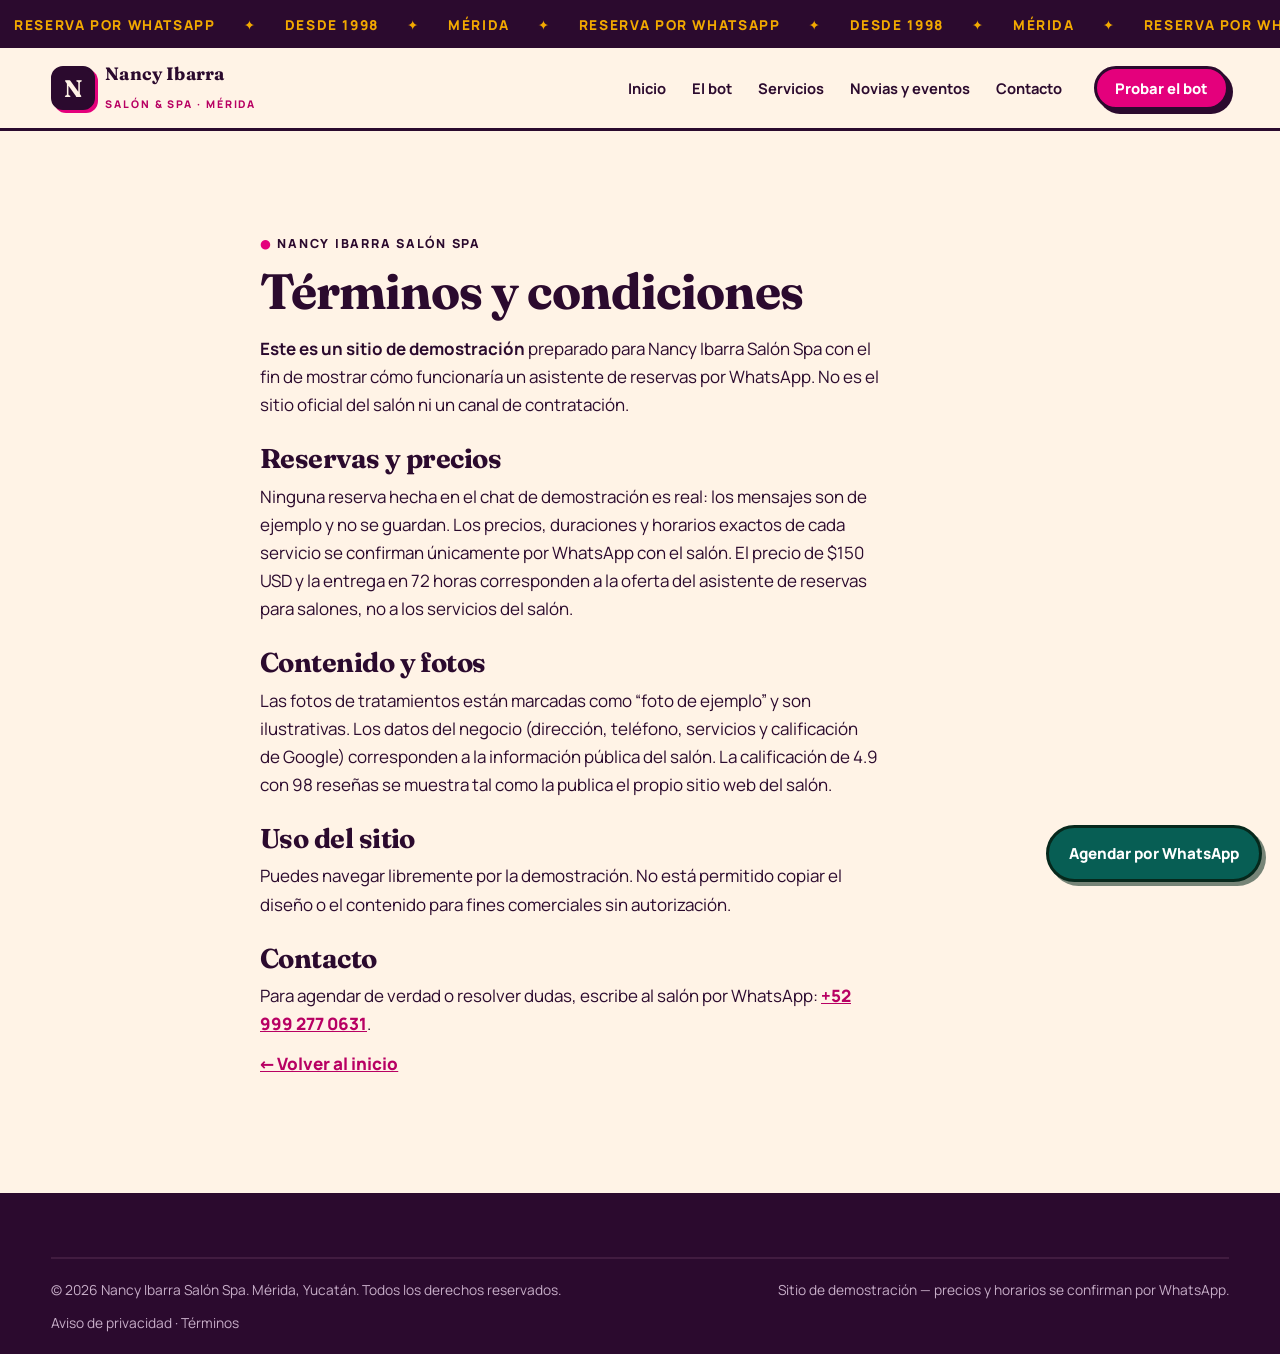
<file: terminos.html>
<!DOCTYPE html>
<html lang="es-MX">
<head>
<meta charset="UTF-8">
<meta name="viewport" content="width=device-width, initial-scale=1.0">
<title>Términos y condiciones · Nancy Ibarra Salón Spa</title>
<meta name="description" content="Términos y condiciones del sitio de demostración de Nancy Ibarra Salón Spa.">
<link rel="stylesheet" href="assets/styles.css">
</head>
<body>
<a class="skip-link" href="#contenido">Saltar al contenido</a>
<div class="marquee" aria-hidden="true"><div class="marquee-track"><span>Reserva por WhatsApp</span><span>✦</span><span>Desde 1998</span><span>✦</span><span>Mérida</span><span>✦</span><span>Reserva por WhatsApp</span><span>✦</span><span>Desde 1998</span><span>✦</span><span>Mérida</span><span>✦</span><span>Reserva por WhatsApp</span><span>✦</span><span>Desde 1998</span><span>✦</span><span>Mérida</span><span>✦</span></div></div>
<header class="site-header">
  <div class="wrap header-in">
    <a class="brand" href="index.html"><span class="brand-mark" aria-hidden="true">N</span><span><span class="brand-name">Nancy Ibarra</span><br><span class="brand-sub">Salón &amp; Spa · Mérida</span></span></a>
    <button class="nav-toggle" aria-expanded="false" aria-label="Abrir menú" aria-controls="nav-principal"><svg width="22" height="22" viewBox="0 0 24 24" fill="none" stroke="#2B0A2E" stroke-width="2.5" stroke-linecap="round"><path d="M4 7h16M4 12h16M4 17h16"/></svg></button>
    <nav class="main-nav" id="nav-principal" aria-label="Navegación principal">
      <a href="index.html">Inicio</a><a href="bot.html">El bot</a><a href="servicios.html">Servicios</a><a href="novias-eventos.html">Novias y eventos</a><a href="contacto.html">Contacto</a>
    </nav>
    <a class="btn btn-pink btn-sm header-cta" href="bot.html">Probar el bot</a>
  </div>
</header>
<main id="contenido">
  <section class="legal wrap">
    <p class="eyebrow"><span class="dot">●</span> Nancy Ibarra Salón Spa</p>
    <h2>Términos y condiciones</h2>
    <p><strong>Este es un sitio de demostración</strong> preparado para Nancy Ibarra Salón Spa con el fin de mostrar cómo funcionaría un asistente de reservas por WhatsApp. No es el sitio oficial del salón ni un canal de contratación.</p>
    <h3>Reservas y precios</h3>
    <p>Ninguna reserva hecha en el chat de demostración es real: los mensajes son de ejemplo y no se guardan. Los precios, duraciones y horarios exactos de cada servicio se confirman únicamente por WhatsApp con el salón. El precio de $150 USD y la entrega en 72 horas corresponden a la oferta del asistente de reservas para salones, no a los servicios del salón.</p>
    <h3>Contenido y fotos</h3>
    <p>Las fotos de tratamientos están marcadas como “foto de ejemplo” y son ilustrativas. Los datos del negocio (dirección, teléfono, servicios y calificación de Google) corresponden a la información pública del salón. La calificación de 4.9 con 98 reseñas se muestra tal como la publica el propio sitio web del salón.</p>
    <h3>Uso del sitio</h3>
    <p>Puedes navegar libremente por la demostración. No está permitido copiar el diseño o el contenido para fines comerciales sin autorización.</p>
    <h3>Contacto</h3>
    <p>Para agendar de verdad o resolver dudas, escribe al salón por WhatsApp: <a href="#" data-wa style="font-weight:800;color:var(--pink-dark)"><span data-phone>+52 999 277 0631</span></a>.</p>
    <p><a href="index.html" style="font-weight:800;color:var(--pink-dark)">← Volver al inicio</a></p>
  </section>
</main>
<footer class="site-footer">
  <div class="wrap">
    <div class="foot-bottom">
      <span>© <span data-year>2026</span> <span data-biz>Nancy Ibarra Salón Spa</span>. Mérida, Yucatán. Todos los derechos reservados.</span>
      <span>Sitio de demostración — precios y horarios se confirman por WhatsApp.</span>
      <span><a href="privacidad.html">Aviso de privacidad</a> · <a href="terminos.html">Términos</a></span>
    </div>
  </div>
</footer>
<a class="sticky-cta" href="#" data-wa><span>Agendar por WhatsApp</span></a>
<script src="assets/site.js"></script>
<script src="assets/bot.js"></script>
</body>
</html>
</file>
<file: assets/styles.css>
/* ============================================================
   NANCY IBARRA SALÓN SPA — "Rosa Mexicana"
   Diseño desde STITCH-EXPORT.md (proyecto 9475498119792045459)
   Corrección: display = Fraunces (el prompt); la exportación
   sustituyó la fuente y aquí se codifica la del prompt.
   Fuentes autoalojadas, cero peticiones externas en runtime.
   ============================================================ */
@font-face{
  font-family:"Fraunces"; font-style:normal; font-weight:400 700;
  font-display:swap; src:url("fonts/fraunces.woff2") format("woff2");
}
@font-face{
  font-family:"Fraunces"; font-style:italic; font-weight:400 700;
  font-display:swap; src:url("fonts/fraunces-italic.woff2") format("woff2");
}
@font-face{
  font-family:"Manrope"; font-style:normal; font-weight:400 800;
  font-display:swap; src:url("fonts/manrope.woff2") format("woff2");
}

:root{
  --plum:#2B0A2E; --plum-800:#1D071F; --plum-600:#411C40;
  --pink:#E4007C; --pink-dark:#B80063; --pink-100:#FCE8F3;
  --marigold:#F2A900; --marigold-100:#FEF3D3;
  --jade:#0E7C6B; --jade-dark:#0A5045;
  --cream:#FFF3E6; --cream-2:#FCE8CE; --cream-3:#F9DDB3;
  --wa:#25D366; --wa-dark:#075E54; --wa-teal:#128C7E; --wa-bubble:#DCF8C6;
  --ink:#2B0A2E; --muted:#5C4356; --line:#2B0A2E;
  --shadow:6px 6px 0 var(--plum);
  --shadow-sm:4px 4px 0 var(--plum);
  --r-lg:22px; --r-md:16px;
  --font-display:"Fraunces",Georgia,serif;
  --font-body:"Manrope",system-ui,-apple-system,"Segoe UI",sans-serif;
}
*{box-sizing:border-box;margin:0;padding:0}
html{scroll-behavior:smooth}
body{
  font-family:var(--font-body); background:var(--cream); color:var(--ink);
  font-size:17px; line-height:1.65; -webkit-font-smoothing:antialiased;
}
body::selection{background:var(--pink);color:#fff}
img{max-width:100%;display:block}
a{color:inherit}
h1,h2,h3,h4{font-family:var(--font-display);font-weight:700;line-height:1.02;letter-spacing:-.02em}
h1{font-size:clamp(2.6rem,6.2vw,4.6rem)}
h2{font-size:clamp(2rem,4.4vw,3.1rem)}
h3{font-size:clamp(1.35rem,2.4vw,1.7rem)}
p{max-width:62ch}
.eyebrow{
  font-family:var(--font-body); font-weight:800; font-size:.78rem;
  letter-spacing:.14em; text-transform:uppercase;
}
.eyebrow .dot{color:var(--pink)}
.lead{font-size:clamp(1.05rem,1.6vw,1.2rem);color:var(--muted)}
.accent{font-style:italic;color:var(--pink)}
.on-dark .accent{color:#FF7AB8}
.wrap{width:min(1200px,92%);margin-inline:auto}
section{padding:clamp(56px,8vw,104px) 0}
.section-dark{background:var(--plum);color:var(--cream)}
.section-dark .lead{color:#E8D9E9}
.section-pink{background:var(--pink);color:#fff}
.section-pink .lead{color:#FFFFFF}
:focus-visible{outline:3px solid var(--marigold);outline-offset:3px;border-radius:4px}

/* ---------- Marquee ---------- */
.marquee{background:var(--plum);color:var(--marigold);overflow:hidden;padding:10px 0;white-space:nowrap}
.marquee-track{display:inline-block;animation:scroll 22s linear infinite;font-weight:800;letter-spacing:.12em;font-size:.85rem;text-transform:uppercase}
.marquee-track span{padding:0 14px}
@keyframes scroll{from{transform:translateX(0)}to{transform:translateX(-50%)}}

/* ---------- Header ---------- */
.site-header{position:sticky;top:0;z-index:50;background:var(--cream);border-bottom:3px solid var(--plum)}
.header-in{display:flex;align-items:center;gap:20px;padding:12px 0}
.brand{display:flex;align-items:center;gap:10px;text-decoration:none;flex:none}
.brand-mark{
  width:44px;height:44px;border-radius:12px;background:var(--plum);color:var(--cream);
  display:grid;place-items:center;font-family:var(--font-display);font-weight:700;font-size:1.5rem;
  border:3px solid var(--plum);box-shadow:3px 3px 0 var(--pink);
}
.brand-name{font-family:var(--font-display);font-weight:700;font-size:1.12rem;line-height:1.05;letter-spacing:.01em}
.brand-sub{font-size:.66rem;font-weight:800;letter-spacing:.18em;text-transform:uppercase;color:var(--pink-dark)}
.main-nav{display:flex;gap:2px;margin-left:auto}
.main-nav a{
  text-decoration:none;font-weight:700;font-size:.92rem;padding:10px 12px;border-radius:999px;
  white-space:nowrap;
}
.main-nav a:hover{background:var(--pink-100);color:var(--pink-dark)}
.main-nav a[aria-current="page"]{background:var(--plum);color:var(--cream)}
.header-phone{display:flex;align-items:center;gap:8px;font-weight:800;font-size:.92rem;text-decoration:none;white-space:nowrap}
.header-phone svg{flex:none}
.nav-toggle{display:none;background:none;border:3px solid var(--plum);border-radius:12px;width:46px;height:46px;cursor:pointer;place-items:center}
@media (max-width:1180px){.header-phone span{display:none}}
@media (max-width:1024px){
  .main-nav{
    display:none;position:absolute;top:100%;left:0;right:0;background:var(--cream);
    flex-direction:column;padding:14px 4%;border-bottom:3px solid var(--plum);gap:4px;
  }
  .main-nav.open{display:flex}
  .main-nav a{padding:12px 14px;font-size:1.05rem}
  .nav-toggle{display:grid;margin-left:auto}
  .btn.header-cta{display:none}
}

/* ---------- Buttons ---------- */
.btn{
  display:inline-flex;align-items:center;justify-content:center;gap:9px;
  font-family:var(--font-body);font-weight:800;font-size:1rem;text-decoration:none;cursor:pointer;
  padding:14px 26px;border-radius:999px;border:3px solid var(--plum);
  box-shadow:var(--shadow-sm);transition:transform .18s cubic-bezier(.16,1,.3,1),box-shadow .18s,background .18s;
  min-height:52px;text-align:center;line-height:1.25;
}
.btn:hover{transform:translate(-2px,-2px);box-shadow:6px 6px 0 var(--plum)}
.btn:active{transform:translate(2px,2px);box-shadow:1px 1px 0 var(--plum)}
.btn svg{flex:none}
.btn-pink{background:var(--pink);color:#fff}
.btn-pink:hover{background:var(--pink-dark)}
.btn-cream{background:var(--cream);color:var(--plum)}
.btn-cream:hover{background:var(--plum);color:var(--cream)}
.btn-gold{background:var(--marigold);color:var(--plum)}
.btn-gold:hover{background:#FFC21A}
.btn-ghost{background:transparent;color:var(--plum);box-shadow:none}
.btn-ghost:hover{background:var(--pink-100)}
.btn-wa{background:var(--wa);color:#06281C;border-color:#06281C;box-shadow:4px 4px 0 #06281C}
.btn-wa:hover{background:#1FB857;box-shadow:6px 6px 0 #06281C}
.btn-sm{padding:10px 18px;min-height:44px;font-size:.92rem}
.btn-block{width:100%}

/* ---------- Hero ---------- */
.hero{padding-top:clamp(40px,6vw,72px)}
.hero-grid{display:grid;grid-template-columns:1.05fr .95fr;gap:clamp(32px,5vw,72px);align-items:center}
.hero-copy .eyebrow{color:var(--pink-dark)}
.hero-copy h1{margin:18px 0 20px}
.hero-copy h1 .accent{color:var(--pink)}
.hero-actions{display:flex;flex-wrap:wrap;gap:14px;margin:28px 0 22px}
.hero-note{font-size:.92rem;color:var(--muted);display:flex;align-items:center;gap:10px;flex-wrap:wrap}
.hero-note strong{color:var(--ink)}
.avatars{display:inline-flex}
.avatars span{
  width:34px;height:34px;border-radius:50%;border:2.5px solid var(--cream);
  display:grid;place-items:center;font-size:.68rem;font-weight:800;color:#fff;margin-left:-8px;
}
.avatars span:first-child{margin-left:0}
.av-pink{background:var(--pink)} .av-plum{background:var(--plum)} .av-jade{background:var(--jade)}
@media (max-width:900px){.hero-grid{grid-template-columns:1fr}}

/* ---------- Trust strip ---------- */
.trust{background:var(--plum);color:var(--cream);padding:34px 0}
.trust-grid{display:grid;grid-template-columns:repeat(3,1fr);gap:28px;text-align:center}
.trust-item strong{font-family:var(--font-display);font-size:1.6rem;display:block;line-height:1.1}
.trust-item span{font-size:.9rem;color:#E8D9E9}
.trust-item .src{font-size:.78rem;color:#C7AEC8;display:block;margin-top:4px}
@media (max-width:700px){.trust-grid{grid-template-columns:1fr;gap:18px}}

/* ---------- Section headers ---------- */
.sec-head{max-width:720px;margin-bottom:44px}
.sec-head.center{margin-inline:auto;text-align:center}
.sec-head.center p{margin-inline:auto}
.sec-head .eyebrow{color:var(--pink-dark)}
.section-dark .sec-head .eyebrow{color:var(--marigold)}
.sec-head h2{margin:14px 0 14px}

/* ---------- Sticker cards ---------- */
.cards{display:grid;grid-template-columns:repeat(4,1fr);gap:22px}
.cards.cols-2{grid-template-columns:repeat(2,1fr)}
@media (max-width:640px){.cards.cols-2{grid-template-columns:1fr}}
@media (max-width:1024px){.cards{grid-template-columns:repeat(2,1fr)}}
@media (max-width:560px){.cards{grid-template-columns:1fr}}
.sticker{
  background:#fff;border:3px solid var(--plum);border-radius:var(--r-lg);
  box-shadow:var(--shadow);padding:26px 24px;display:flex;flex-direction:column;gap:12px;
  transition:transform .25s cubic-bezier(.16,1,.3,1),box-shadow .25s;position:relative;
}
.sticker:nth-child(odd){transform:rotate(-.8deg)}
.sticker:nth-child(even){transform:rotate(.7deg)}
.sticker:hover{transform:rotate(0deg) translateY(-5px);box-shadow:8px 10px 0 var(--plum)}
.sticker .tag{
  align-self:flex-start;background:var(--marigold);color:var(--plum);
  font-size:.72rem;font-weight:800;letter-spacing:.1em;text-transform:uppercase;
  padding:5px 10px;border-radius:999px;border:2px solid var(--plum);
}
.sticker .tag.pink{background:var(--pink);color:#fff}
.sticker .tag.jade{background:var(--jade);color:#fff}
.sticker h3{font-size:1.32rem}
.sticker p{font-size:.96rem;color:var(--muted)}
.sticker .card-link{margin-top:auto;font-weight:800;color:var(--pink-dark);text-decoration:none;display:inline-flex;gap:7px;align-items:center}
.sticker .card-link:hover{text-decoration:underline}
.sticker .price-note{font-size:.85rem;font-weight:800;color:var(--jade-dark)}
.chips{display:flex;flex-wrap:wrap;gap:10px;margin-bottom:28px}
.chip{
  border:3px solid var(--plum);background:#fff;border-radius:999px;padding:9px 18px;
  font-weight:800;font-size:.9rem;cursor:pointer;box-shadow:3px 3px 0 var(--plum);
  transition:transform .15s,background .15s;
}
.chip:hover{transform:translateY(-2px)}
.chip[aria-pressed="true"]{background:var(--plum);color:var(--cream)}

/* ---------- Steps / how it works ---------- */
.steps{display:grid;grid-template-columns:repeat(3,1fr);gap:22px;counter-reset:step}
@media (max-width:800px){.steps{grid-template-columns:1fr}}
.step{
  background:var(--plum-600);border:3px solid #C7AEC8;border-radius:var(--r-lg);
  padding:30px 26px;color:var(--cream);
}
.step .num{
  font-family:var(--font-display);font-size:2.6rem;font-weight:700;color:var(--marigold);line-height:1;
}
.step h3{margin:14px 0 10px;color:var(--cream)}
.step p{color:#E8D9E9;font-size:.97rem}
.step .mini{margin-top:16px;display:inline-flex;gap:8px;align-items:center;font-size:.85rem;font-weight:800;color:var(--marigold)}

/* ---------- Before / after ---------- */
.compare{display:grid;grid-template-columns:1fr 1fr;gap:22px}
@media (max-width:800px){.compare{grid-template-columns:1fr}}
.compare-panel{border:3px solid var(--plum);border-radius:var(--r-lg);padding:30px 28px}
.compare-panel.old{background:var(--cream-2)}
.compare-panel.new{background:var(--pink);color:#fff;border-color:var(--plum)}
.compare-panel.new h3{color:#fff}
.compare-panel h3{margin:12px 0 16px}
.compare-panel ul{list-style:none;display:grid;gap:12px}
.compare-panel li{display:flex;gap:11px;align-items:flex-start;font-size:.98rem}
.compare-panel li svg{flex:none;margin-top:3px}
.compare-panel .kicker{font-size:.75rem;font-weight:800;letter-spacing:.14em;text-transform:uppercase}
.compare-panel.new .kicker{color:var(--marigold)}

/* ---------- Offer strip ---------- */
.offer{
  background:var(--pink);color:#fff;border:3px solid var(--plum);border-radius:var(--r-lg);
  box-shadow:var(--shadow);padding:clamp(28px,4vw,44px);
  display:flex;flex-wrap:wrap;align-items:center;gap:26px;justify-content:space-between;
}
.offer h2{color:#fff}
.offer p{color:#FFFFFF}
.offer .price{font-family:var(--font-display);font-size:clamp(2rem,4vw,2.8rem);font-weight:700;white-space:nowrap}
.offer .price small{font-size:1rem;font-family:var(--font-body);font-weight:800}

/* ---------- Phone / chat mockup ---------- */
.phone{
  background:var(--plum);border:3px solid var(--plum);border-radius:34px;padding:12px;
  box-shadow:10px 10px 0 rgba(43,10,46,.18);max-width:400px;margin-inline:auto;width:100%;
}
.phone-screen{background:#EFEAE2;border-radius:24px;overflow:hidden;display:flex;flex-direction:column;height:620px}
.phone-screen.tall{height:680px}
.chat-head{
  background:var(--wa-dark);color:#fff;padding:12px 14px;display:flex;align-items:center;gap:11px;flex:none;
}
.chat-head .avatar{
  width:42px;height:42px;border-radius:50%;background:var(--pink);color:#fff;flex:none;
  display:grid;place-items:center;font-family:var(--font-display);font-weight:700;font-size:1.05rem;
  border:2px solid rgba(255,255,255,.5);
}
.chat-head .who{line-height:1.25;min-width:0}
.chat-head .who strong{display:block;font-size:.98rem;white-space:nowrap;overflow:hidden;text-overflow:ellipsis}
.chat-head .who span{font-size:.78rem;color:#BFE3D8}
.chat-head .icons{margin-left:auto;display:flex;gap:14px;color:#D6EFEA;flex:none}
.chat-body{flex:1;overflow-y:auto;padding:16px 14px;display:flex;flex-direction:column;gap:9px;scrollbar-width:thin}
.chat-date{
  align-self:center;background:#fff;border:1.5px solid #D8CFE0;color:#6B5A66;
  font-size:.72rem;font-weight:800;letter-spacing:.08em;padding:4px 12px;border-radius:8px;text-transform:uppercase;
}
.bubble{
  max-width:82%;padding:10px 13px 8px;border-radius:14px;font-size:.93rem;line-height:1.5;
  box-shadow:0 1px 1px rgba(0,0,0,.12);animation:pop .3s cubic-bezier(.16,1,.3,1);word-wrap:break-word;
}
@keyframes pop{from{opacity:0;transform:translateY(8px) scale(.96)}to{opacity:1;transform:none}}
.bubble .time{float:right;font-size:.68rem;color:#7A6A75;margin:8px 0 0 8px}
.bubble.client{background:var(--wa-bubble);align-self:flex-end;border-top-right-radius:4px}
.bubble.client .time{color:#46603C}
.bubble.bot{background:#fff;align-self:flex-start;border-top-left-radius:4px}
.bubble.bot .time{color:#6B5A66}
.bubble .ticks{color:#53BDEB;font-weight:800}
.typing{display:inline-flex;gap:4px;padding:12px 14px;background:#fff;border-radius:14px;border-top-left-radius:4px;align-self:flex-start;box-shadow:0 1px 1px rgba(0,0,0,.12)}
.typing i{width:7px;height:7px;border-radius:50%;background:#9A8A94;animation:tp 1s infinite}
.typing i:nth-child(2){animation-delay:.15s}.typing i:nth-child(3){animation-delay:.3s}
@keyframes tp{0%,100%{transform:translateY(0);opacity:.5}50%{transform:translateY(-4px);opacity:1}}
.chat-card{
  background:#fff;border:2px solid var(--plum);border-radius:14px;padding:14px;max-width:88%;
  align-self:flex-start;box-shadow:3px 3px 0 var(--plum);animation:pop .3s cubic-bezier(.16,1,.3,1);
}
.chat-card h4{font-size:1rem;color:var(--pink-dark);margin-bottom:8px;display:flex;gap:8px;align-items:center}
.chat-card ul{list-style:none;display:grid;gap:6px;font-size:.9rem}
.chat-card li{display:flex;gap:8px;align-items:flex-start}
.chat-card li svg{flex:none;margin-top:2px}
.chat-card .code{margin-top:10px;font-size:.8rem;font-weight:800;letter-spacing:.06em;color:var(--jade-dark)}
.chat-card .time{display:block;text-align:right;font-size:.68rem;color:#6B5A66;margin-top:6px}
.quick-row{display:flex;flex-wrap:wrap;gap:8px;padding:0 14px 10px}
.quick{
  border:2px solid var(--wa-teal);background:#fff;color:var(--wa-dark);border-radius:999px;
  padding:8px 14px;font-weight:700;font-size:.86rem;cursor:pointer;font-family:var(--font-body);
  transition:background .15s,color .15s;
}
.quick:hover{background:var(--wa-teal);color:#fff}
.quick:disabled{opacity:.45;cursor:default}
.chat-input{
  flex:none;background:#F0EDE8;padding:10px 12px;display:flex;gap:9px;align-items:center;
  border-top:1px solid #D8CFE0;
}
.chat-input input{
  flex:1;border:2px solid #CFC6D2;border-radius:999px;padding:11px 16px;font-family:var(--font-body);
  font-size:.95rem;background:#fff;min-width:0;
}
.chat-input input:focus{outline:none;border-color:var(--wa-teal);box-shadow:0 0 0 3px rgba(18,140,126,.25)}
.chat-send{
  width:46px;height:46px;flex:none;border-radius:50%;border:none;background:var(--wa-teal);
  color:#fff;cursor:pointer;display:grid;place-items:center;transition:transform .15s;
}
.chat-send:hover{transform:scale(1.07)}
.chat-send:disabled{opacity:.5;cursor:default}
.chat-note{font-size:.8rem;color:var(--muted);text-align:center;padding:10px 14px 14px;background:#F0EDE8}
.chat-note a{color:var(--wa-dark);font-weight:800}

/* ---------- Flow selector (bot page) ---------- */
.bot-layout{display:grid;grid-template-columns:380px 1fr;gap:clamp(24px,4vw,48px);align-items:start}
@media (max-width:960px){.bot-layout{grid-template-columns:1fr}}
.flow-list{display:grid;gap:16px}
.flow-card{
  background:#fff;border:3px solid var(--plum);border-radius:var(--r-lg);padding:22px;text-align:left;
  cursor:pointer;font-family:var(--font-body);box-shadow:var(--shadow-sm);width:100%;
  transition:transform .2s,background .2s;
}
.flow-card:hover{transform:translateY(-3px)}
.flow-card[aria-pressed="true"]{background:var(--pink-100);box-shadow:6px 6px 0 var(--pink)}
.flow-card .flow-tag{font-size:.72rem;font-weight:800;letter-spacing:.12em;text-transform:uppercase;color:var(--pink-dark)}
.flow-card h3{margin:8px 0 8px;font-size:1.25rem}
.flow-card p{font-size:.93rem;color:var(--muted)}
.flow-card .flow-meta{margin-top:12px;font-size:.83rem;font-weight:800;color:var(--jade-dark);display:flex;gap:14px;flex-wrap:wrap}
.callout{
  margin-top:20px;background:var(--marigold-100);border:3px solid var(--plum);border-radius:var(--r-md);
  padding:18px 20px;box-shadow:var(--shadow-sm);font-size:.95rem;
}
.callout strong{color:var(--pink-dark)}
.pills{display:flex;flex-wrap:wrap;gap:10px;margin-top:18px}
.pill-btn{
  border:3px solid var(--plum);background:#fff;border-radius:999px;padding:11px 18px;
  font-weight:800;font-size:.92rem;cursor:pointer;box-shadow:3px 3px 0 var(--plum);
  font-family:var(--font-body);transition:transform .15s,background .15s;
}
.pill-btn:hover{transform:translateY(-2px);background:var(--pink);color:#fff}

/* ---------- Feature rows / capability cards ---------- */
.cap-grid{display:grid;grid-template-columns:repeat(4,1fr);gap:20px}
@media (max-width:1024px){.cap-grid{grid-template-columns:repeat(2,1fr)}}
@media (max-width:560px){.cap-grid{grid-template-columns:1fr}}
.cap{
  background:#fff;border:3px solid var(--plum);border-radius:var(--r-lg);padding:26px 24px;
  box-shadow:var(--shadow-sm);
}
.cap .cap-kicker{font-size:.72rem;font-weight:800;letter-spacing:.12em;text-transform:uppercase;color:var(--pink-dark)}
.cap h3{margin:10px 0 10px;font-size:1.28rem}
.cap p{font-size:.95rem;color:var(--muted)}
.cap .cap-foot{margin-top:14px;font-size:.85rem;font-weight:800;color:var(--jade-dark);display:flex;gap:8px;align-items:center}

/* ---------- Feature / signature block ---------- */
.feature{
  display:grid;grid-template-columns:1fr 1.15fr;gap:0;background:var(--plum);color:var(--cream);
  border:3px solid var(--plum);border-radius:26px;overflow:hidden;box-shadow:8px 8px 0 rgba(43,10,46,.2);
}
.feature .feature-img{min-height:420px;position:relative}
.feature .feature-img img{width:100%;height:100%;object-fit:cover;object-position:50% 28%;position:absolute;inset:0}
.feature .feature-img .img-tag{
  position:absolute;left:16px;bottom:16px;background:var(--marigold);color:var(--plum);
  font-size:.72rem;font-weight:800;letter-spacing:.1em;text-transform:uppercase;
  padding:6px 12px;border-radius:999px;border:2px solid var(--plum);z-index:2;
}
.feature .feature-body{padding:clamp(28px,4vw,48px)}
.feature .feature-body h2{color:var(--cream);margin:12px 0 18px}
.feature .feature-body .eyebrow{color:var(--marigold)}
.feature-cols{display:grid;grid-template-columns:1fr 1fr;gap:22px;margin-top:24px}
@media (max-width:700px){.feature-cols{grid-template-columns:1fr}}
.feature-cols h4{font-size:1.05rem;color:var(--marigold);margin-bottom:6px}
.feature-cols p{font-size:.94rem;color:#E8D9E9}
@media (max-width:900px){.feature{grid-template-columns:1fr}.feature .feature-img{min-height:300px;position:relative}}

/* ---------- Gallery ---------- */
.gallery{display:grid;grid-template-columns:repeat(3,1fr);gap:22px}
@media (max-width:960px){.gallery{grid-template-columns:repeat(2,1fr)}}
@media (max-width:600px){.gallery{grid-template-columns:1fr}}
.g-card{
  background:#fff;border:3px solid var(--plum);border-radius:var(--r-lg);overflow:hidden;
  box-shadow:var(--shadow-sm);display:flex;flex-direction:column;
}
.g-card .g-img{aspect-ratio:4/3;overflow:hidden;position:relative;background:var(--cream-2)}
.g-card .g-img img{width:100%;height:100%;object-fit:cover;transition:transform .4s cubic-bezier(.16,1,.3,1)}
.g-card:hover .g-img img{transform:scale(1.05)}
.g-card .g-img .g-flag{
  position:absolute;left:12px;top:12px;background:var(--cream);color:var(--plum);
  font-size:.68rem;font-weight:800;letter-spacing:.09em;text-transform:uppercase;
  padding:5px 10px;border-radius:999px;border:2px solid var(--plum);
}
.g-card .g-art{
  aspect-ratio:4/3;display:grid;place-items:center;position:relative;
  background:var(--pink);color:#fff;
}
.g-card .g-art.alt{background:var(--jade)}
.g-card .g-art .g-word{font-family:var(--font-display);font-size:clamp(1.6rem,3vw,2.2rem);font-weight:700;font-style:italic;text-align:center;padding:0 20px;line-height:1.1}
.g-card .g-body{padding:22px}
.g-card h3{font-size:1.25rem;margin:6px 0 8px}
.g-card p{font-size:.94rem;color:var(--muted)}
.g-card .g-link{margin-top:14px;font-weight:800;color:var(--pink-dark);text-decoration:none;display:inline-flex;gap:7px;align-items:center}
.g-card .g-link:hover{text-decoration:underline}

/* ---------- Packages ---------- */
.pkg-grid{display:grid;grid-template-columns:repeat(3,1fr);gap:22px}
@media (max-width:960px){.pkg-grid{grid-template-columns:1fr}}
.pkg{
  background:#fff;border:3px solid var(--plum);border-radius:var(--r-lg);padding:30px 26px;
  box-shadow:var(--shadow);display:flex;flex-direction:column;gap:14px;position:relative;
}
.pkg.featured{background:var(--plum);color:var(--cream)}
.pkg.featured h3{color:var(--cream)}
.pkg.featured p{color:#E8D9E9}
.pkg .pkg-tag{
  position:absolute;top:-15px;left:22px;background:var(--marigold);color:var(--plum);
  font-size:.72rem;font-weight:800;letter-spacing:.1em;text-transform:uppercase;
  padding:6px 12px;border-radius:999px;border:2.5px solid var(--plum);
}
.pkg h3{font-size:1.5rem}
.pkg ul{list-style:none;display:grid;gap:10px;font-size:.96rem}
.pkg ul li{display:flex;gap:10px;align-items:flex-start}
.pkg ul li svg{flex:none;margin-top:3px}
.pkg .btn{margin-top:auto}
.check-list{list-style:none;display:grid;gap:10px}
.check-list li{display:flex;gap:10px;align-items:flex-start}
.check-list li svg{flex:none;margin-top:3px}

/* ---------- FAQ ---------- */
.faq{max-width:820px;margin-inline:auto}
.faq-item{border:3px solid var(--plum);border-radius:var(--r-md);background:#fff;margin-bottom:14px;overflow:hidden;box-shadow:var(--shadow-sm)}
.faq-q{
  width:100%;background:none;border:none;cursor:pointer;text-align:left;
  display:flex;justify-content:space-between;align-items:center;gap:16px;
  padding:20px 22px;font-family:var(--font-display);font-size:1.15rem;font-weight:700;color:var(--plum);
}
.faq-q .chev{flex:none;transition:transform .25s}
.faq-item.open .chev{transform:rotate(180deg)}
.faq-a{padding:0 22px 22px;font-size:.98rem;color:var(--muted);display:none}
.faq-item.open .faq-a{display:block}
.faq-a .ph{font-weight:800;color:var(--pink-dark)}

/* ---------- Contact ---------- */
.contact-grid{display:grid;grid-template-columns:1fr 1fr;gap:26px;align-items:stretch}
@media (max-width:860px){.contact-grid{grid-template-columns:1fr}}
.contact-card{
  background:#fff;border:3px solid var(--plum);border-radius:var(--r-lg);padding:30px 28px;
  box-shadow:var(--shadow);
}
.contact-card h3{margin-bottom:18px}
.contact-row{display:flex;gap:14px;padding:14px 0;border-bottom:2px dashed #E3D3DE;align-items:flex-start}
.contact-row:last-child{border-bottom:none}
.contact-row .ic{
  width:44px;height:44px;flex:none;border-radius:12px;background:var(--pink-100);
  border:2.5px solid var(--plum);display:grid;place-items:center;color:var(--pink-dark);
}
.contact-row strong{display:block;font-size:1rem}
.contact-row p{font-size:.95rem;color:var(--muted)}
.map-card{
  border:3px solid var(--plum);border-radius:var(--r-lg);overflow:hidden;position:relative;
  box-shadow:var(--shadow);min-height:380px;display:flex;flex-direction:column;
}
.map-art{
  flex:1;position:relative;display:grid;place-items:center;text-align:center;padding:30px;
  background:
    linear-gradient(45deg,transparent 49%,#E3D3DE 49%,#E3D3DE 51%,transparent 51%),
    linear-gradient(-45deg,transparent 49%,#E3D3DE 49%,#E3D3DE 51%,transparent 51%),
    var(--cream-2);
  background-size:56px 56px,56px 56px,auto;
}
.map-pin{
  width:64px;height:64px;border-radius:50% 50% 50% 4px;background:var(--pink);border:3px solid var(--plum);
  transform:rotate(-45deg);display:grid;place-items:center;box-shadow:4px 4px 0 var(--plum);margin:0 auto 16px;
}
.map-pin svg{transform:rotate(45deg)}
.map-art h3{margin-bottom:8px}
.map-art p{color:var(--muted);font-size:.95rem;margin:0 auto 18px}

/* ---------- Final CTA ---------- */
.final-cta{text-align:center}
.final-cta h2{margin:14px auto 16px;max-width:16ch}
.final-cta p{margin:0 auto 28px}
.final-cta .cta-row{display:flex;gap:14px;justify-content:center;flex-wrap:wrap}
.final-cta .fine{margin-top:20px;font-size:.9rem;color:#C7AEC8}

/* ---------- Footer ---------- */
.site-footer{background:var(--plum);color:var(--cream);padding:64px 0 0}
.foot-grid{display:grid;grid-template-columns:1.4fr 1fr 1fr 1.2fr;gap:36px;padding-bottom:44px}
@media (max-width:960px){.foot-grid{grid-template-columns:1fr 1fr}}
@media (max-width:560px){.foot-grid{grid-template-columns:1fr}}
.site-footer h4{font-family:var(--font-body);font-size:.78rem;font-weight:800;letter-spacing:.14em;text-transform:uppercase;color:var(--marigold);margin-bottom:16px}
.site-footer p,.site-footer li{font-size:.94rem;color:#E8D9E9}
.site-footer ul{list-style:none;display:grid;gap:9px}
.site-footer a{color:var(--cream);text-decoration:none}
.site-footer a:hover{color:var(--marigold);text-decoration:underline}
.foot-brand .brand-name{color:var(--cream)}
.foot-brand .brand-sub{color:var(--marigold)}
.foot-rating{margin-top:16px;display:inline-flex;gap:8px;align-items:center;background:var(--plum-600);border:2px solid #C7AEC8;border-radius:999px;padding:8px 14px;font-size:.85rem;font-weight:800}
.foot-rating .stars{color:var(--marigold);letter-spacing:2px}
.foot-bottom{
  border-top:2px solid var(--plum-600);padding:20px 0;display:flex;flex-wrap:wrap;gap:10px 26px;
  justify-content:space-between;font-size:.86rem;color:#C7AEC8;
}
.foot-bottom a{color:#C7AEC8}

/* ---------- Sticky CTA ---------- */
.sticky-cta{
  position:fixed;right:18px;bottom:18px;z-index:60;
  display:inline-flex;align-items:center;gap:9px;background:var(--wa-dark);color:#fff;
  font-weight:800;text-decoration:none;padding:13px 20px;border-radius:999px;
  border:3px solid #06281C;box-shadow:4px 4px 0 rgba(6,40,28,.55);font-size:.95rem;
  transition:transform .18s;
}
.sticky-cta:hover{transform:translateY(-3px)}
@media (max-width:560px){.sticky-cta span{display:none}.sticky-cta{padding:13px 14px}}

/* ---------- Misc pages ---------- */
.legal{max-width:760px}
.legal h2{margin-bottom:18px}
.legal h3{margin:26px 0 10px}
.legal p{margin-bottom:12px}
.empty-state{
  border:3px dashed var(--plum);border-radius:var(--r-lg);padding:44px 28px;text-align:center;
  background:#fff;
}
.empty-state h3{margin:12px 0 10px}
.empty-state p{margin:0 auto 20px;color:var(--muted)}
.demo-note{
  background:var(--marigold-100);border:3px solid var(--plum);border-radius:var(--r-md);
  padding:16px 20px;font-size:.92rem;box-shadow:var(--shadow-sm);
}
.demo-note strong{color:var(--pink-dark)}
.stat-row{display:grid;grid-template-columns:repeat(4,1fr);gap:18px;text-align:center}
.stat-row.cols-3{grid-template-columns:repeat(3,1fr)}
@media (min-width:701px){.stat-row .stat strong{display:block;min-height:2.3em;line-height:1.15}}
@media (max-width:700px){.stat-row{grid-template-columns:repeat(2,1fr)}.stat-row.cols-3{grid-template-columns:1fr}}
.stat-row .stat strong{font-family:var(--font-display);font-size:1.5rem;display:block}
.stat-row .stat span{font-size:.9rem;color:var(--muted)}
.two-col{display:grid;grid-template-columns:1fr 1fr;gap:clamp(28px,4vw,56px);align-items:center}
@media (max-width:860px){.two-col{grid-template-columns:1fr}}
.img-frame{border:3px solid var(--plum);border-radius:26px;overflow:hidden;box-shadow:var(--shadow);position:relative}
.img-frame img{width:100%;height:100%;object-fit:cover;aspect-ratio:4/5}
.img-frame .img-tag{
  position:absolute;left:16px;bottom:16px;background:var(--marigold);color:var(--plum);
  font-size:.72rem;font-weight:800;letter-spacing:.1em;text-transform:uppercase;
  padding:6px 12px;border-radius:999px;border:2px solid var(--plum);z-index:2;
}
.skip-link{position:absolute;left:-9999px;top:0;background:var(--plum);color:#fff;padding:10px 16px;z-index:100}
.skip-link:focus{left:10px;top:10px}

/* ---------- Motion: entrances (rest state visible if JS fails) ---------- */
@media (prefers-reduced-motion:no-preference){
  .reveal{opacity:0;transform:translateY(24px);transition:opacity .7s cubic-bezier(.16,1,.3,1),transform .7s cubic-bezier(.16,1,.3,1)}
  .reveal.in{opacity:1;transform:none}
  .hero-copy h1 .line{display:inline-block}
}
@media (prefers-reduced-motion:reduce){
  *,*::before,*::after{animation-duration:.01ms !important;transition-duration:.01ms !important}
  html{scroll-behavior:auto}
}
</file>
